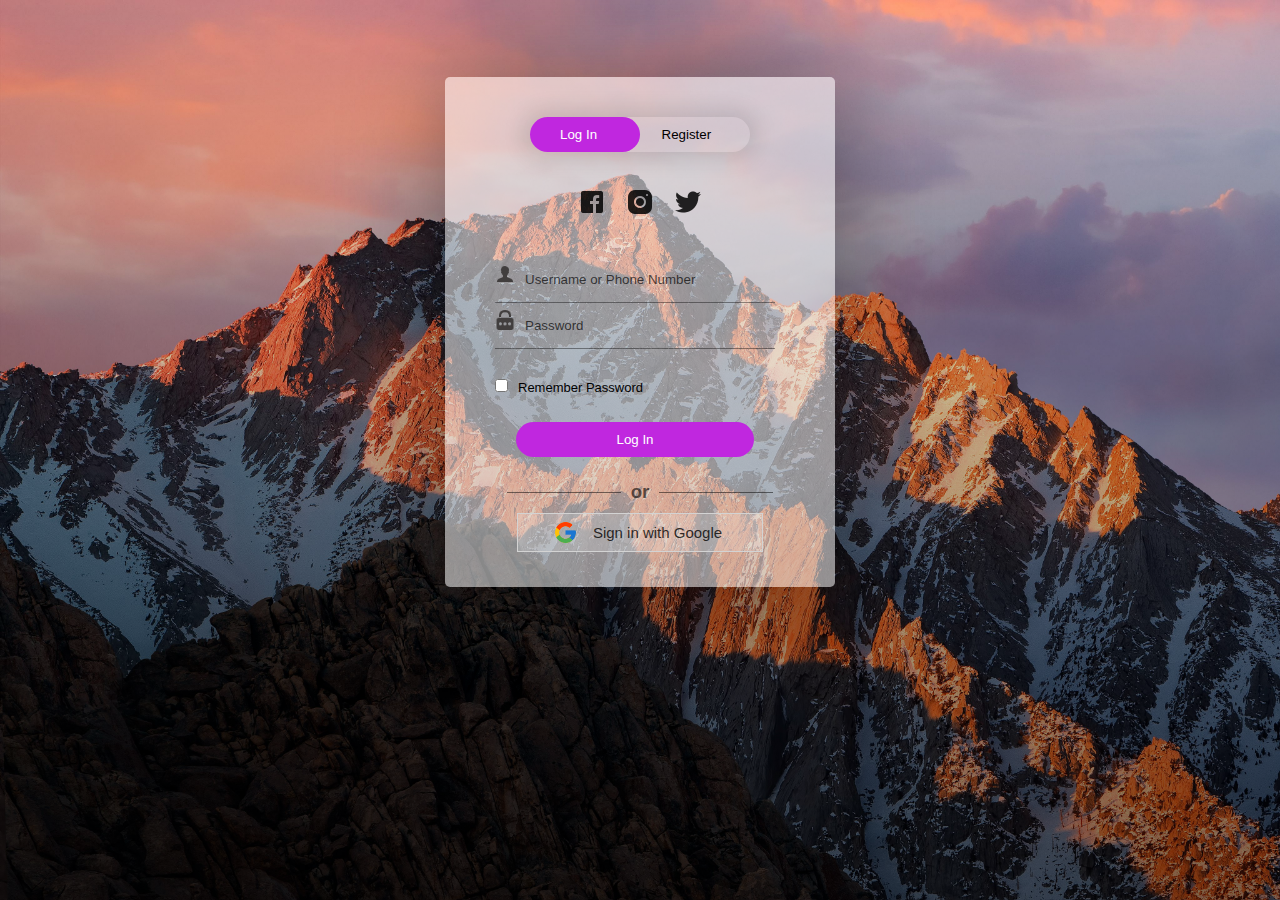
<file: login.html>
<!DOCTYPE html>
<html>
<head>
	<link rel="shortcut icon" type="png" href="images/icon/titleIcon.png">
	<title>Login SignUp</title>
	<link rel="stylesheet" type="text/css" href="loginStyle.css">
	<script src="https://ajax.googleapis.com/ajax/libs/jquery/3.4.1/jquery.min.js"></script>

  <!-- It will redirect to the Home Page after submitting the form -->
  <script>
  $(document).ready(function(){
    $("form").submit(function(){
      alert("Great Job !");
    });
  });
  </script>
</head>
<body>
		<div class="form-box">
			<div class="button-box">
				<div id="btn"></div>
				<button type="button" class="toggle-btn" id="log" onclick="login()" style="color: #fff;">Log In</button>
				<button type="button" class="toggle-btn" id="reg" onclick="register()">Register</button>
			</div>
			<div class="social-icons">
				<img src="images/icon/fb2.png">
				<img src="images/icon/insta2.png">
				<img src="images/icon/tt2.png">
			</div>
			
			<!-- Login Form -->
			<form id="login" class="input-group" action="index.html">
				<div class="inp">
					<img src="images/icon/user.png"><input type="text" id="email" class="input-field" placeholder="Username or Phone Number" style="width: 88%; border:none;" required="required">
				</div>
				<div class="inp">
					<img src="images/icon/password.png"><input type="password" id="password" class="input-field" placeholder="Password" style="width: 88%; border: none;" required="required">
				</div>
				<input type="checkbox" class="check-box">Remember Password
				<button type="submit" class="submit-btn">Log In</button>
			</form>


			<div class="other" id="other">
				<div class="instead">
					<h3>or</h3>
				</div>
				<button class="connect" onclick="google()">
					<img src="images/icon/google.png"><span>Sign in with Google</span>
				</button>
			</div>
			
			<!-- Registration Form -->
			<form id="register" class="input-group">
				<input type="text" class="input-field" placeholder="Full Name" required="required">
				<input type="email" class="input-field" placeholder="Email Address" required="required">
				<input type="password" class="input-field" placeholder="Create Password" name="psame" required="required">
				<input type="password" class="input-field" placeholder="Confirm Password" name="psame" required="required">
				<input type="checkbox" class="check-box" id="chkAgree" onclick="goFurther()">I agree to the Terms & Conditions
				<button type="submit" id="btnSubmit" class="submit-btn reg-btn">Register</button>
			</form>
		</div>
		<script type="text/javascript" src="script.js"></script>
</body>
</html>
</file>
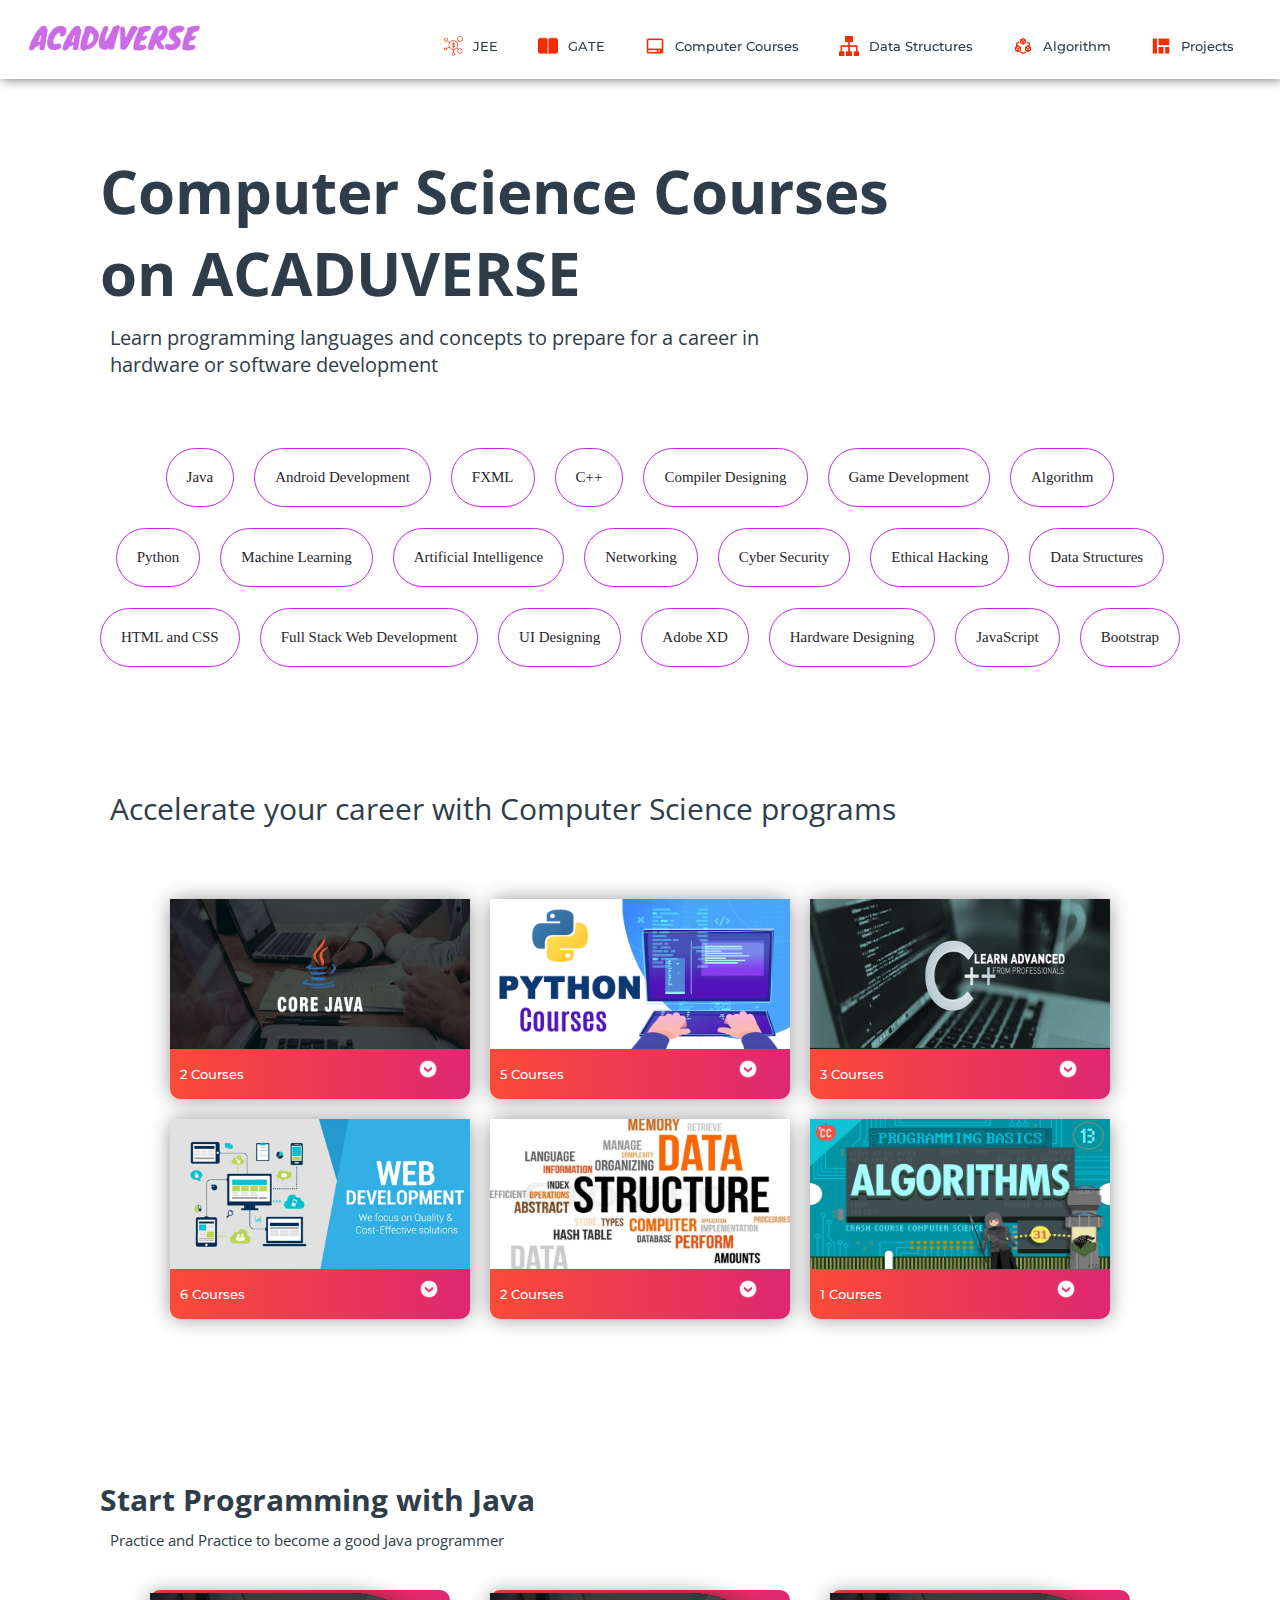
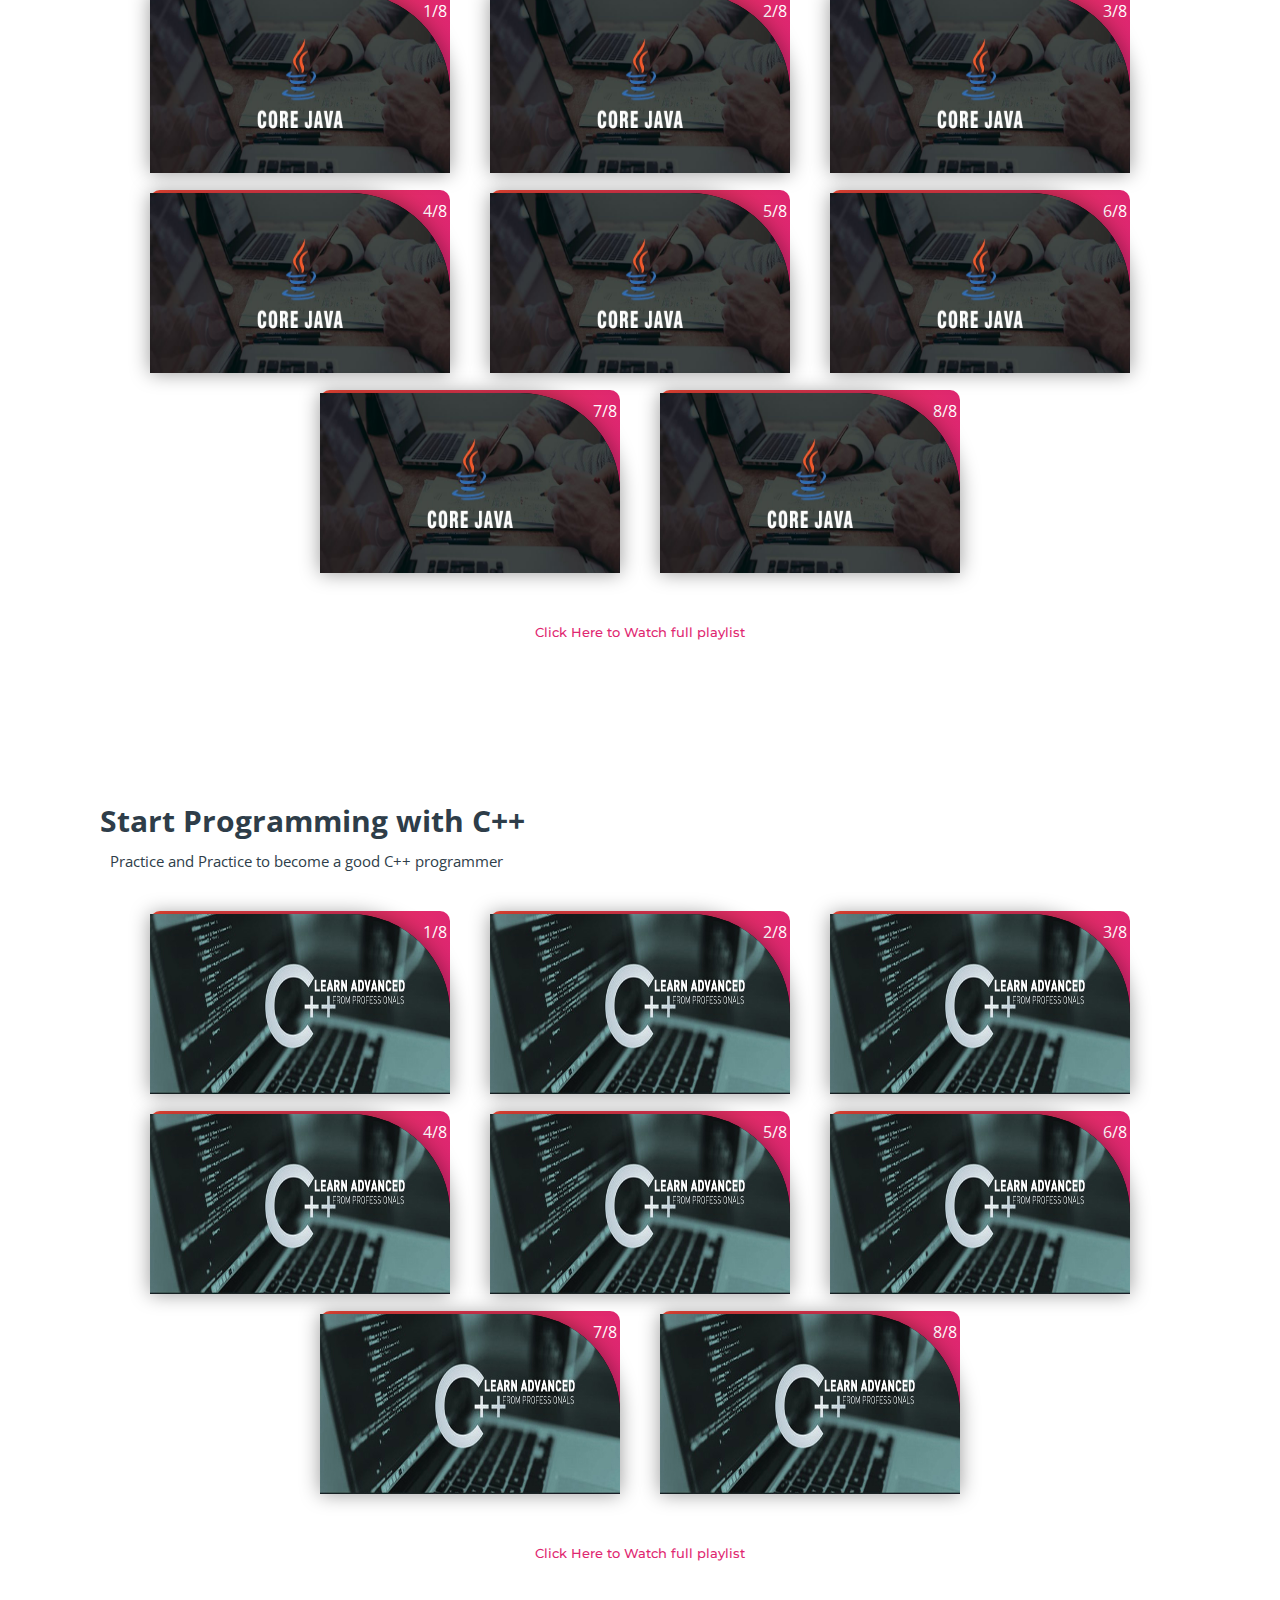
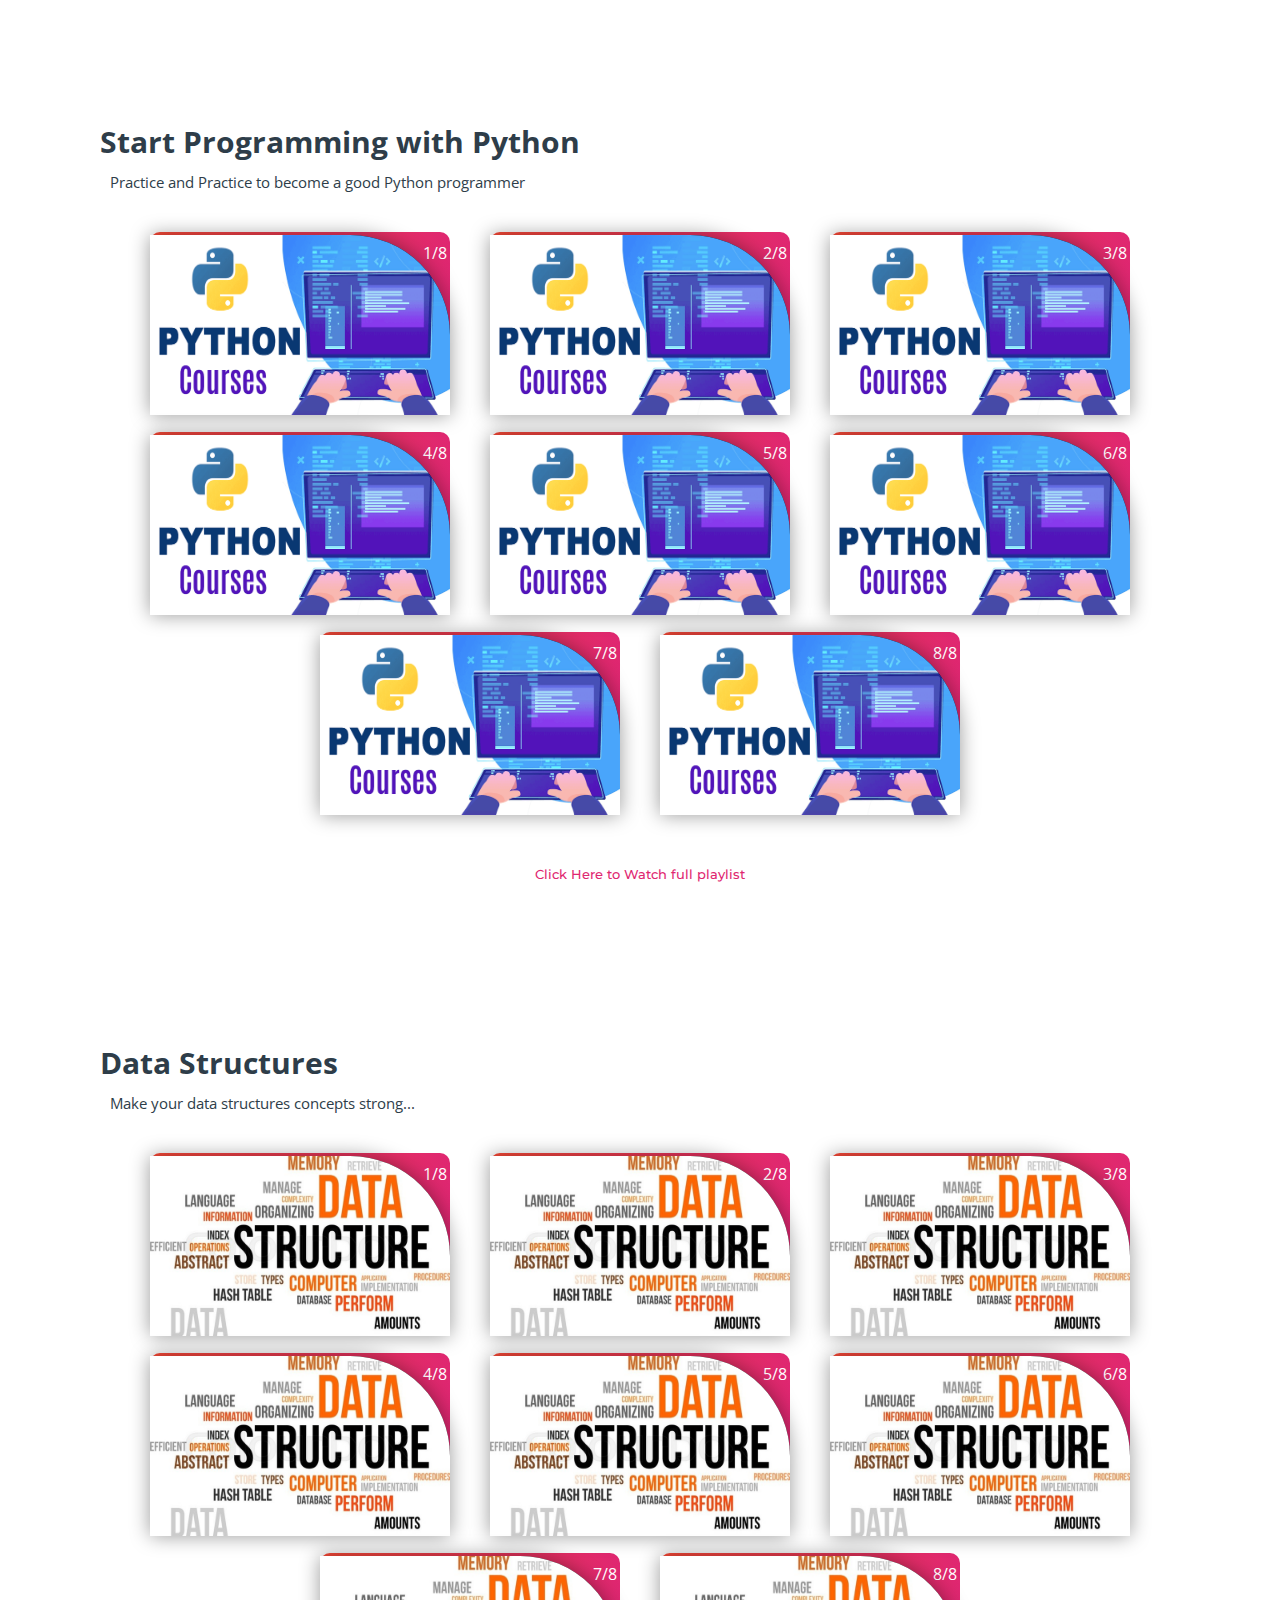
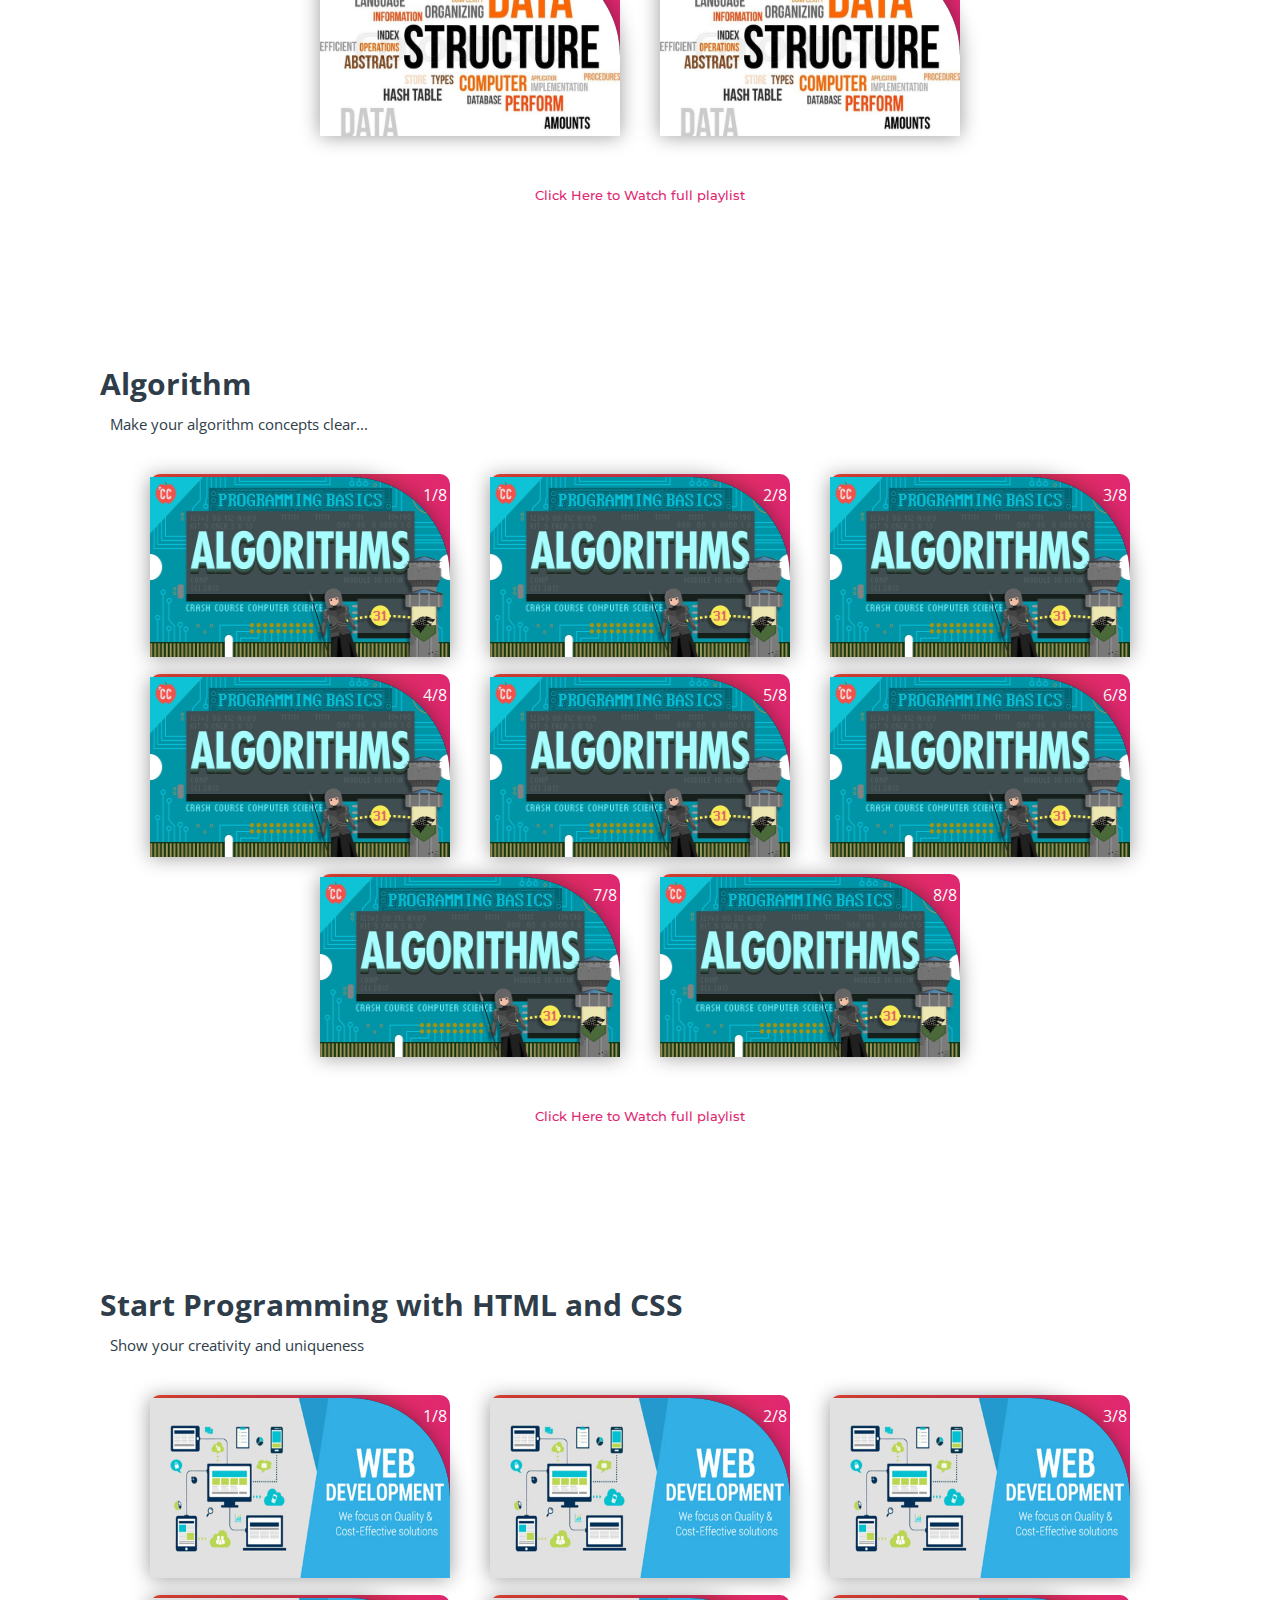
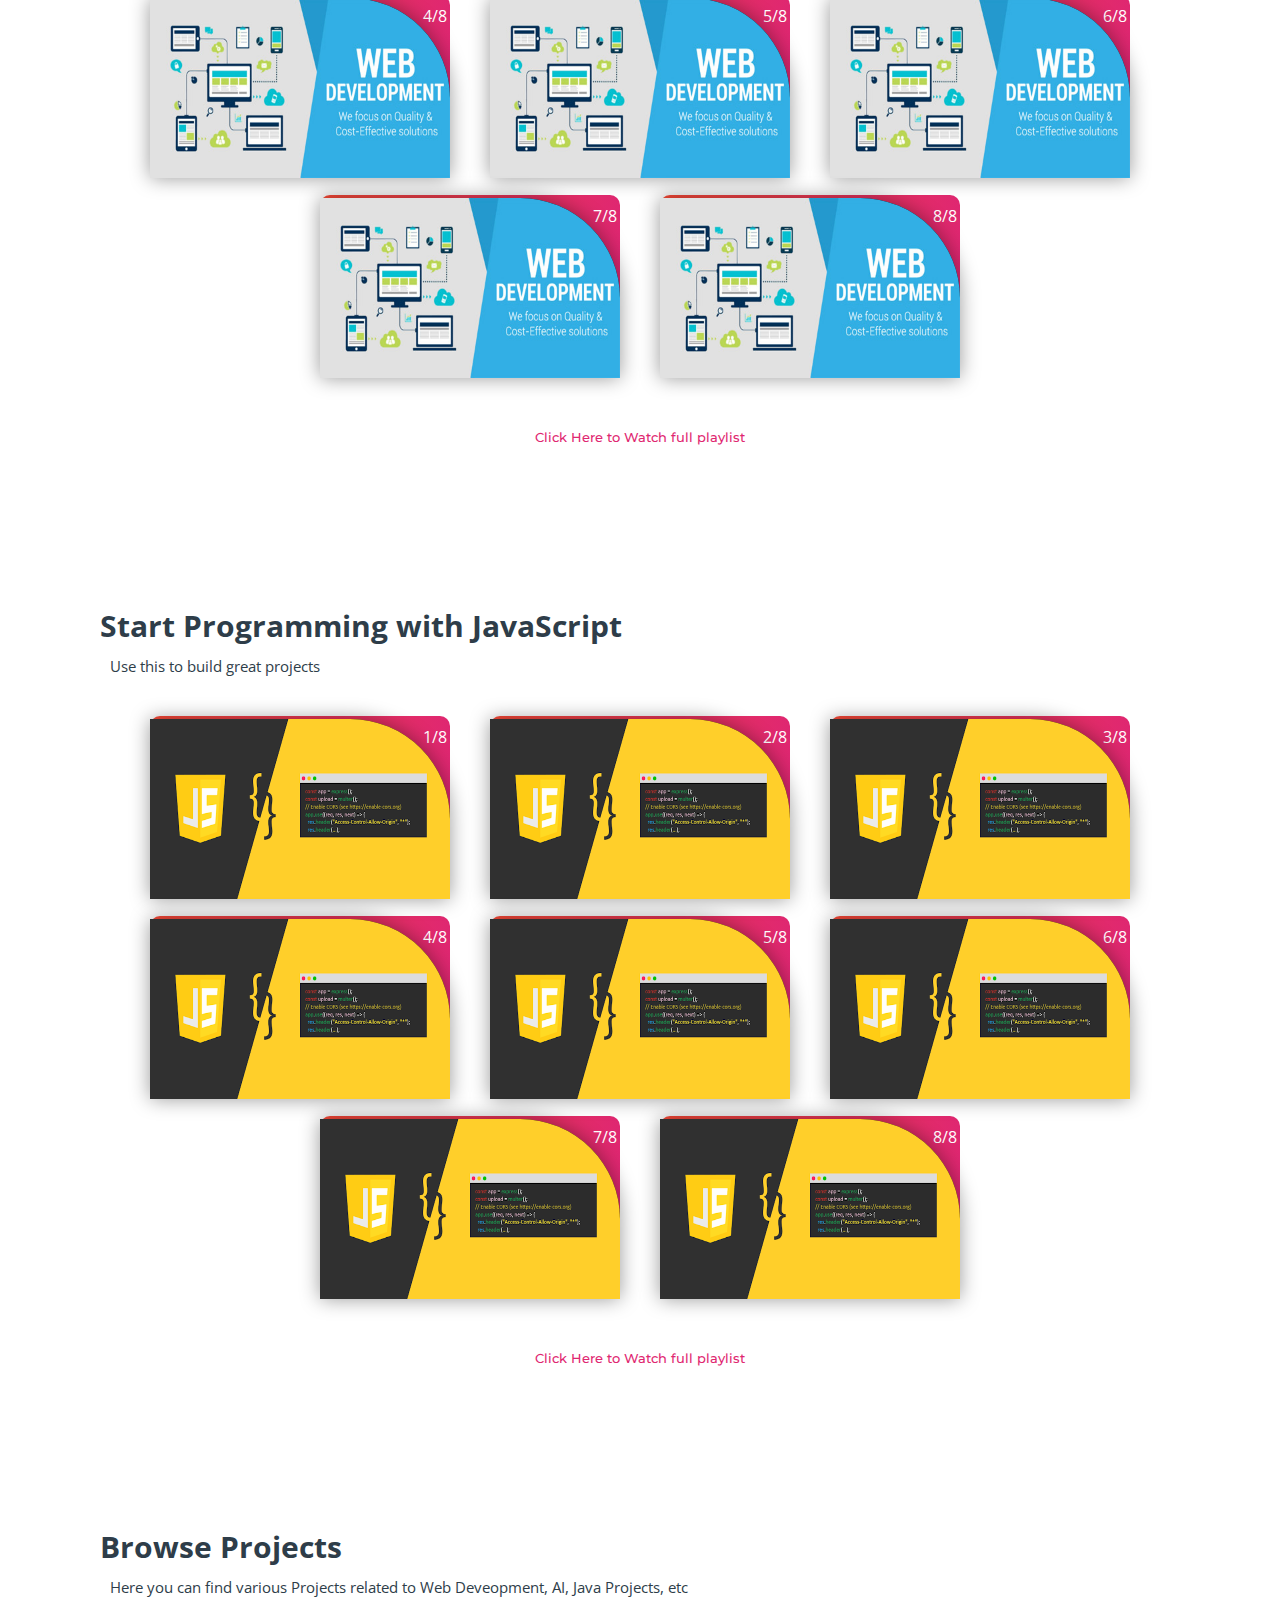
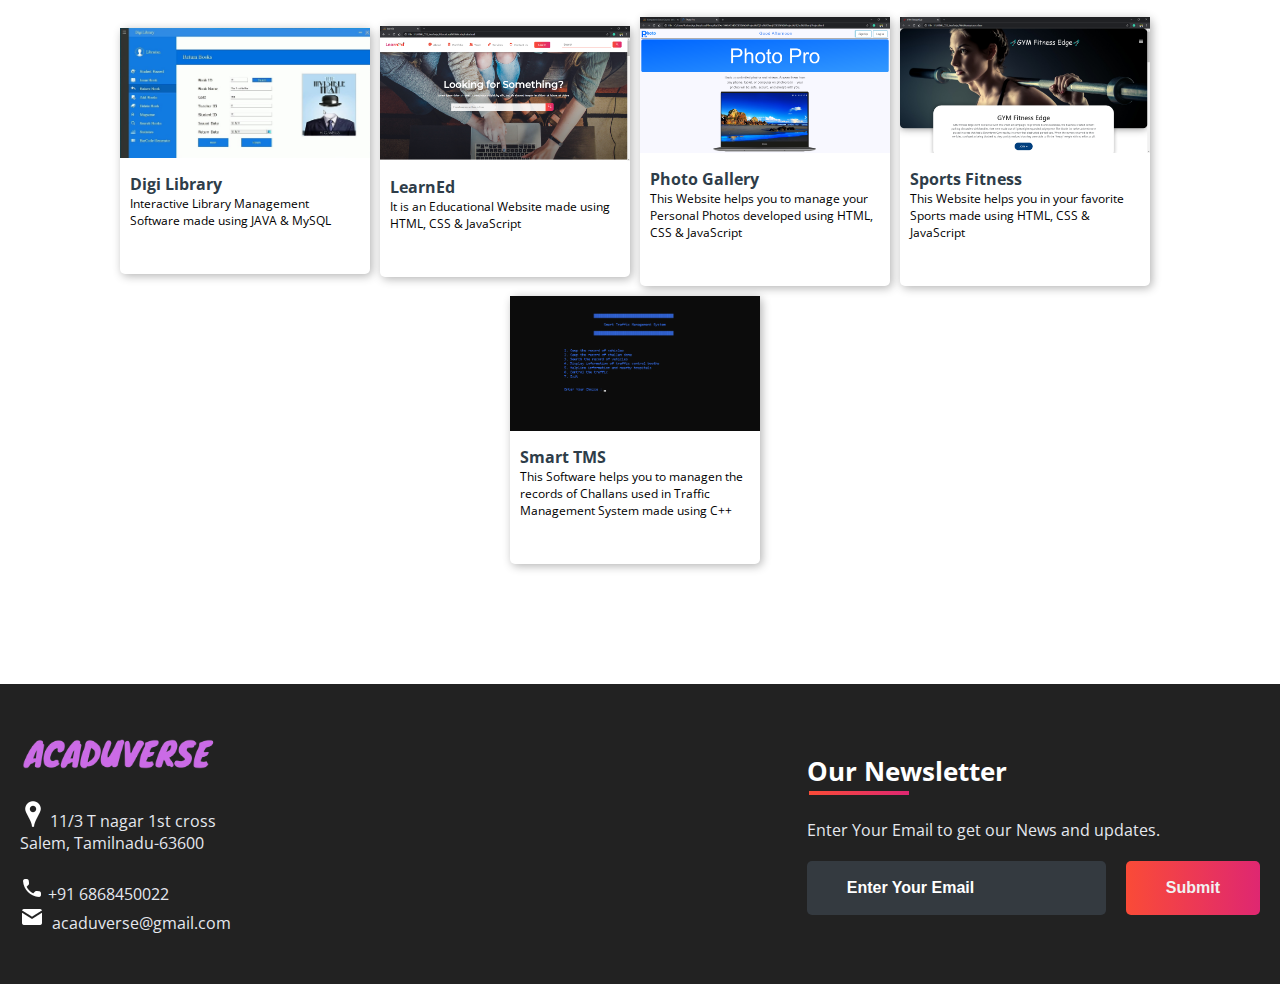
<file: subjects/computer_courses.html>
<!DOCTYPE html>
<html>
<head>
	<link rel="shortcut icon" type="png" href="../images/icon/titleIcon.png">
	<title>Computer Science Courses on ACADUVERSE</title>
	<link rel="stylesheet" type="text/css" href="subjects.css">
	<script type="text/javascript" src="../script.js"></script>
</head>
<body>
	
<!-- NAVIGATION -->
	<header>
		<div class="nav" id="nav">
			<div id="learned-logo">
			<a href="../index.html"><img src="../images/icon/ACADUVERSE.png" style="width: 180px;"></a></div>
			<div class="switch-tab" id="switch-tab" onclick="switchTAB()"><img src="../images/icon/menu.png"></div>
			<ul id="list-switch">
				<li><a href="jee.html"><img src="../images/courses/d1.png" class="icon">JEE</a></li>
				<li><a href="gate.html"><img src="../images/courses/paper.png" class="icon">GATE</a></li>
				<li><a href="#"><img src="../images/courses/computer.png" class="icon">Computer Courses</a></li>
				<li><a href="#data"><img src="../images/courses/data.png" class="icon">Data Structures</a></li>
				<li><a href="#algo"><img src="../images/courses/algo.png" class="icon">Algorithm</a></li>
				<li><a href="#projects"><img src="../images/courses/projects.png" class="icon">Projects</a></li>
			</ul>
			<div class="search" id="search-switch">
				<input type="search" placeholder="Search" class="srch"><button id="srchbtn"><img src="../images/icon/search.png"></button>
			</div>
		</div>
	</header>
	

<!-- MAIN Heading of Page -->
	<div class="title">
		<span>Computer Science Courses<br>on ACADUVERSE</span>
		<div class="shortdesc">
			<p>Learn programming languages and concepts to prepare for a career in<br>hardware or software development</p>
		</div>
	</div>


<!-- Some KeyWords related to Topic -->
	<div class="course">
		<div class="cbox">
		<div class="det"><a href="#java">Java</a></div>
		<div class="det"><a href="https://developer.android.com/">Android Development</a></div>
		<div class="det"><a href="https://docs.oracle.com/javafx/2/get_started/fxml_tutorial.htm">FXML</a></div>
		<div class="det"><a href="#c++">C++</a></div>
		<div class="det"><a href="https://www.geeksforgeeks.org/introduction-of-compiler-design/">Compiler Designing</a></div>
		<div class="det"><a href="https://www.coursera.org/specializations/game-design-and-development">Game Development</a></div>
		<div class="det"><a href="#algo">Algorithm</a></div>
		</div>
		<div class="cbox">
		<div class="det"><a href="#python">Python</a></div>
		<div class="det"><a href="https://www.coursera.org/learn/machine-learning">Machine Learning</a></div>
		<div class="det"><a href="https://en.wikipedia.org/wiki/Artificial_intelligence">Artificial Intelligence</a></div>
		<div class="det"><a href="https://en.wikipedia.org/wiki/Network">Networking</a></div>
		<div class="det"><a href="https://www.kaspersky.co.in/resource-center/definitions/what-is-cyber-security">Cyber Security</a></div>
		<div class="det"><a href="https://www.eccouncil.org/ethical-hacking/">Ethical Hacking</a></div>
		<div class="det"><a href="#data">Data Structures</a></div>
		</div>
		<div class="cbox">
		<div class="det"><a href="#html_css">HTML and CSS</a></div>
		<div class="det"><a href="https://www.udacity.com/course/full-stack-web-developer-nanodegree--nd0044">Full Stack Web Development</a></div>
		<div class="det"><a href="https://uxplanet.org/what-is-ui-vs-ux-design-and-the-difference-d9113f6612de?gi=6d9d13f4cc95">UI Designing</a></div>
		<div class="det"><a href="https://www.adobe.com/in/products/xd.html">Adobe XD</a></div>
		<div class="det"><a href="https://www.sciencedirect.com/topics/computer-science/hardware-design">Hardware Designing</a></div>
		<div class="det"><a href="#javascript">JavaScript</a></div>
		<div class="det"><a href="#html_css">Bootstrap</a></div>
		</div>
	</div>


<!-- Courses Available -->
	<div class="inbt">
		Accelerate your career with Computer Science programs
	</div>

	<div class="ccard">
	<center>
		<div class="ccardbox">
			<div class="dcard">
				<div class="fpart"><img src="../images/courses/java-course.jpg"></div>
				<a href="#java"><div class="spart">2 Courses <img src="../images/icon/dropdown.png"></div></a>
			</div>
			<div class="dcard">
				<div class="fpart"><img src="../images/courses/python-course.png"></div>
				<a href="#python"><div class="spart">5 Courses <img src="../images/icon/dropdown.png"></div></a>
			</div>
			<div class="dcard">
				<div class="fpart"><img src="../images/courses/c-course.jpg"></div>
				<a href="#c++"><div class="spart">3 Courses <img src="../images/icon/dropdown.png"></div></a>
			</div>
		</div>
		<div class="ccardbox">
			<div class="dcard">
				<div class="fpart"><img src="../images/courses/web-course.jpg"></div>
				<a href="#html_css"><div class="spart">6 Courses <img src="../images/icon/dropdown.png"></div></a>
			</div>
			<div class="dcard">
				<div class="fpart"><img src="../images/courses/data-course.jpg"></div>
				<a href="#data"><div class="spart">2 Courses <img src="../images/icon/dropdown.png"></div></a>
			</div>
			<div class="dcard">
				<div class="fpart"><img src="../images/courses/algo-course.jpg"></div>
				<a href="#algo"><div class="spart">1 Courses <img src="../images/icon/dropdown.png"></div></a>
			</div>
		</div>
	</center>
	</div>


<!-- Videos on JAVA Lectures -->
	<div class="title2" id="java">
		<span>Start Programming with Java</span>
		<div class="shortdesc2">
			<p>Practice and Practice to become a good Java programmer</p>
		</div>
	</div>
	
	<center>
		<div class="ccardbox2">
			<div class="dcard2"><span class="tag" >1/8</span>
				<div class="fpart2">
					<img src="../images/courses/java-course.jpg">
					<iframe src="https://www.youtube.com/embed/IsLyduxZ9sc" frameborder="0" allow="accelerometer; autoplay; encrypted-media; gyroscope; picture-in-picture" allowfullscreen></iframe>
				</div>
			</div>
			<div class="dcard2"><span class="tag" >2/8</span>
				<div class="fpart2">
					<img src="../images/courses/java-course.jpg">
					<iframe src="https://www.youtube.com/embed/U_vuESBFEpE" frameborder="0" allow="accelerometer; autoplay; encrypted-media; gyroscope; picture-in-picture" allowfullscreen></iframe>
				</div>
			</div>
			<div class="dcard2"><span class="tag" >3/8</span>
				<div class="fpart2">
					<img src="../images/courses/java-course.jpg">
					<iframe src="https://www.youtube.com/embed/7i8vbPA37y0" frameborder="0" allow="accelerometer; autoplay; encrypted-media; gyroscope; picture-in-picture" allowfullscreen></iframe>
				</div>
			</div>
			<div class="dcard2"><span class="tag" >4/8</span>
				<div class="fpart2">
					<img src="../images/courses/java-course.jpg">
					<iframe src="https://www.youtube.com/embed/FB47F-QIk3k" frameborder="0" allow="accelerometer; autoplay; encrypted-media; gyroscope; picture-in-picture" allowfullscreen></iframe>
				</div>
			</div>
			<div class="dcard2"><span class="tag" >5/8</span>
				<div class="fpart2">
					<img src="../images/courses/java-course.jpg">
					<iframe src="https://www.youtube.com/embed/8qyVcHJ1Et4" frameborder="0" allow="accelerometer; autoplay; encrypted-media; gyroscope; picture-in-picture" allowfullscreen></iframe>
				</div>
			</div>
			<div class="dcard2"><span class="tag" >6/8</span>
				<div class="fpart2">
					<img src="../images/courses/java-course.jpg">
					<iframe src="https://www.youtube.com/embed/N53Vf8HGd-0" frameborder="0" allow="accelerometer; autoplay; encrypted-media; gyroscope; picture-in-picture" allowfullscreen></iframe>
				</div>
			</div>
			<div class="dcard2"><span class="tag" >7/8</span>
				<div class="fpart2">
					<img src="../images/courses/java-course.jpg">
					<iframe src="https://www.youtube.com/embed/slz2Vc904Qg" frameborder="0" allow="accelerometer; autoplay; encrypted-media; gyroscope; picture-in-picture" allowfullscreen></iframe>
				</div>
			</div>
			<div class="dcard2"><span class="tag" >8/8</span>
				<div class="fpart2">
					<img src="../images/courses/java-course.jpg">
					<iframe src="https://www.youtube.com/embed/Q0NVRQP1Z5g" frameborder="0" allow="accelerometer; autoplay; encrypted-media; gyroscope; picture-in-picture" allowfullscreen></iframe>
				</div>
			</div>
		</div>
	</center>
	<br><br>
	<div class="click-me">
		<a href="https://www.youtube.com/watch?v=IsLyduxZ9sc&list=PLX9Zi6XTqOKQ7TdRz0QynGIKuMV9Q2H8E" target="_blank">Click Here to Watch full playlist</a>
	</div>

<!-- Videos on C++ Lectures -->

	<div class="title2" id="c++">
		<span>Start Programming with C++</span>
		<div class="shortdesc2">
			<p>Practice and Practice to become a good C++ programmer</p>
		</div>
	</div>
	<center>
		<div class="ccardbox2">
			<div class="dcard2"><span class="tag" >1/8</span>
				<div class="fpart2"><img src="../images/courses/c-course.jpg">
					<iframe src="https://www.youtube.com/embed/Iuo9PpGE04Y" frameborder="0" allow="accelerometer; autoplay; encrypted-media; gyroscope; picture-in-picture" allowfullscreen></iframe>
				</div>
			</div>
			<div class="dcard2"><span class="tag" >2/8</span>
				<div class="fpart2"><img src="../images/courses/c-course.jpg">
					<iframe src="https://www.youtube.com/embed/52dHKRD7cdg" frameborder="0" allow="accelerometer; autoplay; encrypted-media; gyroscope; picture-in-picture" allowfullscreen></iframe>
				</div>
			</div>
			<div class="dcard2"><span class="tag" >3/8</span>
				<div class="fpart2"><img src="../images/courses/c-course.jpg">
					<iframe src="https://www.youtube.com/embed/Iuo9PpGE04Y" frameborder="0" allow="accelerometer; autoplay; encrypted-media; gyroscope; picture-in-picture" allowfullscreen></iframe>
				</div>
			</div>
			<div class="dcard2"><span class="tag" >4/8</span>
				<div class="fpart2"><img src="../images/courses/c-course.jpg">
					<iframe src="https://www.youtube.com/embed/Iuo9PpGE04Y" frameborder="0" allow="accelerometer; autoplay; encrypted-media; gyroscope; picture-in-picture" allowfullscreen></iframe>
				</div>
			</div>
		
			<div class="dcard2"><span class="tag" >5/8</span>
				<div class="fpart2"><img src="../images/courses/c-course.jpg">
					<iframe src="https://www.youtube.com/embed/Iuo9PpGE04Y" frameborder="0" allow="accelerometer; autoplay; encrypted-media; gyroscope; picture-in-picture" allowfullscreen></iframe>
				</div>
			</div>
			<div class="dcard2"><span class="tag" >6/8</span>
				<div class="fpart2"><img src="../images/courses/c-course.jpg">
					<iframe src="https://www.youtube.com/embed/Iuo9PpGE04Y" frameborder="0" allow="accelerometer; autoplay; encrypted-media; gyroscope; picture-in-picture" allowfullscreen></iframe>
				</div>
			</div>
			<div class="dcard2"><span class="tag" >7/8</span>
				<div class="fpart2"><img src="../images/courses/c-course.jpg">
					<iframe src="https://www.youtube.com/embed/Iuo9PpGE04Y" frameborder="0" allow="accelerometer; autoplay; encrypted-media; gyroscope; picture-in-picture" allowfullscreen></iframe>
				</div>
			</div>
			<div class="dcard2"><span class="tag" >8/8</span>
				<div class="fpart2"><img src="../images/courses/c-course.jpg">
					<iframe src="https://www.youtube.com/embed/Iuo9PpGE04Y" frameborder="0" allow="accelerometer; autoplay; encrypted-media; gyroscope; picture-in-picture" allowfullscreen></iframe>
				</div>
			</div>
		</div>
	</center>
<br><br>
	<div class="click-me">
		<a href="https://www.youtube.com/watch?v=Iuo9PpGE04Y&feature=youtu.be" target="_blank">Click Here to Watch full playlist</a>
	</div>

<!-- Videos on PYTHON Lectures -->

	<div class="title2" id="python">
		<span>Start Programming with Python</span>
		<div class="shortdesc2">
			<p>Practice and Practice to become a good Python programmer</p>
		</div>
	</div>
	<center>
		<div class="ccardbox2">
			<div class="dcard2"><span class="tag" >1/8</span>
				<div class="fpart2"><img src="../images/courses/python-course.png">
					<iframe src="https://www.youtube.com/embed/QXeEoD0pB3E" frameborder="0" allow="accelerometer; autoplay; encrypted-media; gyroscope; picture-in-picture" allowfullscreen></iframe>
				</div>
			</div>
			<div class="dcard2"><span class="tag" >2/8</span>
				<div class="fpart2"><img src="../images/courses/python-course.png">
					<iframe src="https://www.youtube.com/embed/QXeEoD0pB3E" frameborder="0" allow="accelerometer; autoplay; encrypted-media; gyroscope; picture-in-picture" allowfullscreen></iframe>
				</div>
			</div>
			<div class="dcard2"><span class="tag" >3/8</span>
				<div class="fpart2"><img src="../images/courses/python-course.png">
					<iframe src="https://www.youtube.com/embed/QXeEoD0pB3E" frameborder="0" allow="accelerometer; autoplay; encrypted-media; gyroscope; picture-in-picture" allowfullscreen></iframe>
				</div>
			</div>
			<div class="dcard2"><span class="tag" >4/8</span>
				<div class="fpart2"><img src="../images/courses/python-course.png">
					<iframe src="https://www.youtube.com/embed/QXeEoD0pB3E" frameborder="0" allow="accelerometer; autoplay; encrypted-media; gyroscope; picture-in-picture" allowfullscreen></iframe>
				</div>
			</div>
		
			<div class="dcard2"><span class="tag" >5/8</span>
				<div class="fpart2"><img src="../images/courses/python-course.png">
					<iframe src="https://www.youtube.com/embed/QXeEoD0pB3E" frameborder="0" allow="accelerometer; autoplay; encrypted-media; gyroscope; picture-in-picture" allowfullscreen></iframe>
				</div>
			</div>
			<div class="dcard2"><span class="tag" >6/8</span>
				<div class="fpart2"><img src="../images/courses/python-course.png">
					<iframe src="https://www.youtube.com/embed/QXeEoD0pB3E" frameborder="0" allow="accelerometer; autoplay; encrypted-media; gyroscope; picture-in-picture" allowfullscreen></iframe>
				</div>
			</div>
			<div class="dcard2"><span class="tag" >7/8</span>
				<div class="fpart2"><img src="../images/courses/python-course.png">
					<iframe src="https://www.youtube.com/embed/QXeEoD0pB3E" frameborder="0" allow="accelerometer; autoplay; encrypted-media; gyroscope; picture-in-picture" allowfullscreen></iframe>
				</div>
			</div>
			<div class="dcard2"><span class="tag" >8/8</span>
				<div class="fpart2"><img src="../images/courses/python-course.png">
					<iframe src="https://www.youtube.com/embed/QXeEoD0pB3E" frameborder="0" allow="accelerometer; autoplay; encrypted-media; gyroscope; picture-in-picture" allowfullscreen></iframe>
				</div>
			</div>
		</div>
	</center>

<br><br>
	<div class="click-me">
		<a href="https://youtu.be/QXeEoD0pB3E" target="_blank">Click Here to Watch full playlist</a>
	</div>
<!-- Videos on DATA STRUCTURES Lectures -->

	<div class="title2" id="data">
		<span>Data Structures</span>
		<div class="shortdesc2">
			<p>Make your data structures concepts strong...</p>
		</div>
	</div>
	<center>
		<div class="ccardbox2">
			<div class="dcard2"><span class="tag" >1/8</span>
				<div class="fpart2"><img src="../images/courses/data-course.jpg">
					<iframe src="https://www.youtube.com/embed/Db9ZYbJONHc" frameborder="0" allow="accelerometer; autoplay; encrypted-media; gyroscope; picture-in-picture" allowfullscreen></iframe>
				</div>
			</div>
			<div class="dcard2"><span class="tag" >2/8</span>
				<div class="fpart2"><img src="../images/courses/data-course.jpg">
					<iframe src="https://www.youtube.com/embed/Db9ZYbJONHc" frameborder="0" allow="accelerometer; autoplay; encrypted-media; gyroscope; picture-in-picture" allowfullscreen></iframe>
				</div>
			</div>
			<div class="dcard2"><span class="tag" >3/8</span>
				<div class="fpart2"><img src="../images/courses/data-course.jpg">
					<iframe src="https://www.youtube.com/embed/Db9ZYbJONHc" frameborder="0" allow="accelerometer; autoplay; encrypted-media; gyroscope; picture-in-picture" allowfullscreen></iframe>
				</div>
			</div>
			<div class="dcard2"><span class="tag" >4/8</span>
				<div class="fpart2"><img src="../images/courses/data-course.jpg">
					<iframe src="https://www.youtube.com/embed/Db9ZYbJONHc" frameborder="0" allow="accelerometer; autoplay; encrypted-media; gyroscope; picture-in-picture" allowfullscreen></iframe>
				</div>
			</div>
		
			<div class="dcard2"><span class="tag" >5/8</span>
				<div class="fpart2"><img src="../images/courses/data-course.jpg">
					<iframe src="https://www.youtube.com/embed/Db9ZYbJONHc" frameborder="0" allow="accelerometer; autoplay; encrypted-media; gyroscope; picture-in-picture" allowfullscreen></iframe>
				</div>
			</div>
			<div class="dcard2"><span class="tag" >6/8</span>
				<div class="fpart2"><img src="../images/courses/data-course.jpg">
					<iframe src="https://www.youtube.com/embed/Db9ZYbJONHc" frameborder="0" allow="accelerometer; autoplay; encrypted-media; gyroscope; picture-in-picture" allowfullscreen></iframe>
				</div>
			</div>
			<div class="dcard2"><span class="tag" >7/8</span>
				<div class="fpart2"><img src="../images/courses/data-course.jpg">
					<iframe src="https://www.youtube.com/embed/Db9ZYbJONHc" frameborder="0" allow="accelerometer; autoplay; encrypted-media; gyroscope; picture-in-picture" allowfullscreen></iframe>
				</div>
			</div>
			<div class="dcard2"><span class="tag" >8/8</span>
				<div class="fpart2"><img src="../images/courses/data-course.jpg">
					<iframe src="https://www.youtube.com/embed/Db9ZYbJONHc" frameborder="0" allow="accelerometer; autoplay; encrypted-media; gyroscope; picture-in-picture" allowfullscreen></iframe>
				</div>
			</div>
		</div>
	</center>
<br><br>
	<div class="click-me">
		<a href="https://www.youtube.com/watch?v=Db9ZYbJONHc" target="_blank">Click Here to Watch full playlist</a>
	</div>

<!-- Videos on ALGORITHM Lectures -->

	<div class="title2" id="algo">
		<span>Algorithm</span>
		<div class="shortdesc2">
			<p>Make your algorithm concepts clear...</p>
		</div>
	</div>
	<center>
		<div class="ccardbox2">
			<div class="dcard2"><span class="tag" >1/8</span>
				<div class="fpart2"><img src="../images/courses/algo-course.jpg">
					<iframe src="https://www.youtube.com/embed/0IAPZzGSbME" frameborder="0" allow="accelerometer; autoplay; encrypted-media; gyroscope; picture-in-picture" allowfullscreen></iframe>
				</div>
			</div>
			<div class="dcard2"><span class="tag" >2/8</span>
				<div class="fpart2"><img src="../images/courses/algo-course.jpg">
					<iframe src="https://www.youtube.com/embed/0IAPZzGSbME" frameborder="0" allow="accelerometer; autoplay; encrypted-media; gyroscope; picture-in-picture" allowfullscreen></iframe>
				</div>
			</div>
			<div class="dcard2"><span class="tag" >3/8</span>
				<div class="fpart2"><img src="../images/courses/algo-course.jpg">
					<iframe src="https://www.youtube.com/embed/0IAPZzGSbME" frameborder="0" allow="accelerometer; autoplay; encrypted-media; gyroscope; picture-in-picture" allowfullscreen></iframe>
				</div>
			</div>
			<div class="dcard2"><span class="tag" >4/8</span>
				<div class="fpart2"><img src="../images/courses/algo-course.jpg">
					<iframe src="https://www.youtube.com/embed/0IAPZzGSbME" frameborder="0" allow="accelerometer; autoplay; encrypted-media; gyroscope; picture-in-picture" allowfullscreen></iframe>
				</div>
			</div>
		
			<div class="dcard2"><span class="tag" >5/8</span>
				<div class="fpart2"><img src="../images/courses/algo-course.jpg">
					<iframe src="https://www.youtube.com/embed/0IAPZzGSbME" frameborder="0" allow="accelerometer; autoplay; encrypted-media; gyroscope; picture-in-picture" allowfullscreen></iframe>
				</div>
			</div>
			<div class="dcard2"><span class="tag" >6/8</span>
				<div class="fpart2"><img src="../images/courses/algo-course.jpg">
					<iframe src="https://www.youtube.com/embed/0IAPZzGSbME" frameborder="0" allow="accelerometer; autoplay; encrypted-media; gyroscope; picture-in-picture" allowfullscreen></iframe>
				</div>
			</div>
			<div class="dcard2"><span class="tag" >7/8</span>
				<div class="fpart2"><img src="../images/courses/algo-course.jpg">
					<iframe src="https://www.youtube.com/embed/0IAPZzGSbME" frameborder="0" allow="accelerometer; autoplay; encrypted-media; gyroscope; picture-in-picture" allowfullscreen></iframe>
				</div>
			</div>
			<div class="dcard2"><span class="tag" >8/8</span>
				<div class="fpart2"><img src="../images/courses/algo-course.jpg">
					<iframe src="https://www.youtube.com/embed/0IAPZzGSbME" frameborder="0" allow="accelerometer; autoplay; encrypted-media; gyroscope; picture-in-picture" allowfullscreen></iframe>
				</div>
			</div>
		</div>
	</center>
<br><br>
	<div class="click-me">
		<a href="https://www.youtube.com/watch?v=0IAPZzGSbME" target="_blank">Click Here to Watch full playlist</a>
	</div>

<!-- Videos on HTML and CSS Lectures -->

	<div class="title2" id="html_css">
		<span>Start Programming with HTML and CSS</span>
		<div class="shortdesc2">
			<p>Show your creativity and uniqueness</p>
		</div>
	</div>
	<center>
		<div class="ccardbox2">
			<div class="dcard2"><span class="tag" >1/8</span>
				<div class="fpart2"><img src="../images/courses/web-course.jpg">
					<iframe src="https://www.youtube.com/embed/TKYsuU86-DQ" frameborder="0" allow="accelerometer; autoplay; encrypted-media; gyroscope; picture-in-picture" allowfullscreen></iframe>
				</div>
			</div>
			<div class="dcard2"><span class="tag" >2/8</span>
				<div class="fpart2"><img src="../images/courses/web-course.jpg">
					<iframe src="https://www.youtube.com/embed/TKYsuU86-DQ" frameborder="0" allow="accelerometer; autoplay; encrypted-media; gyroscope; picture-in-picture" allowfullscreen></iframe>
				</div>
			</div>
			<div class="dcard2"><span class="tag" >3/8</span>
				<div class="fpart2"><img src="../images/courses/web-course.jpg">
					<iframe src="https://www.youtube.com/embed/TKYsuU86-DQ" frameborder="0" allow="accelerometer; autoplay; encrypted-media; gyroscope; picture-in-picture" allowfullscreen></iframe>
				</div>
			</div>
			<div class="dcard2"><span class="tag" >4/8</span>
				<div class="fpart2"><img src="../images/courses/web-course.jpg">
					<iframe src="https://www.youtube.com/embed/TKYsuU86-DQ" frameborder="0" allow="accelerometer; autoplay; encrypted-media; gyroscope; picture-in-picture" allowfullscreen></iframe>
				</div>
			</div>
		
			<div class="dcard2"><span class="tag" >5/8</span>
				<div class="fpart2"><img src="../images/courses/web-course.jpg">
					<iframe src="https://www.youtube.com/embed/TKYsuU86-DQ" frameborder="0" allow="accelerometer; autoplay; encrypted-media; gyroscope; picture-in-picture" allowfullscreen></iframe>
				</div>
			</div>
			<div class="dcard2"><span class="tag" >6/8</span>
				<div class="fpart2"><img src="../images/courses/web-course.jpg">
					<iframe src="https://www.youtube.com/embed/TKYsuU86-DQ" frameborder="0" allow="accelerometer; autoplay; encrypted-media; gyroscope; picture-in-picture" allowfullscreen></iframe>
				</div>
			</div>
			<div class="dcard2"><span class="tag" >7/8</span>
				<div class="fpart2"><img src="../images/courses/web-course.jpg">
					<iframe src="https://www.youtube.com/embed/TKYsuU86-DQ" frameborder="0" allow="accelerometer; autoplay; encrypted-media; gyroscope; picture-in-picture" allowfullscreen></iframe>
				</div>
			</div>
			<div class="dcard2"><span class="tag" >8/8</span>
				<div class="fpart2"><img src="../images/courses/web-course.jpg">
					<iframe src="https://www.youtube.com/embed/TKYsuU86-DQ" frameborder="0" allow="accelerometer; autoplay; encrypted-media; gyroscope; picture-in-picture" allowfullscreen></iframe>
				</div>
			</div>
		</div>
	</center>

<br><br>
	<div class="click-me">
		<a href="https://www.youtube.com/watch?v=TKYsuU86-DQ" target="_blank">Click Here to Watch full playlist</a>
	</div>
<!-- Videos on JAVASCRIPT Lectures -->

	<div class="title2" id="javascript">
		<span>Start Programming with JavaScript</span>
		<div class="shortdesc2">
			<p>Use this to build great projects</p>
		</div>
	</div>
	<center>
		<div class="ccardbox2">
			<div class="dcard2"><span class="tag" >1/8</span>
				<div class="fpart2"><img src="../images/courses/javascript-course.jpg">
					<iframe src="https://www.youtube.com/embed/uDwSnnhl1Ng" frameborder="0" allow="accelerometer; autoplay; encrypted-media; gyroscope; picture-in-picture" allowfullscreen></iframe>
				</div>
			</div>
			<div class="dcard2"><span class="tag" >2/8</span>
				<div class="fpart2"><img src="../images/courses/javascript-course.jpg">
					<iframe src="https://www.youtube.com/embed/uDwSnnhl1Ng" frameborder="0" allow="accelerometer; autoplay; encrypted-media; gyroscope; picture-in-picture" allowfullscreen></iframe>
				</div>
			</div>
			<div class="dcard2"><span class="tag" >3/8</span>
				<div class="fpart2"><img src="../images/courses/javascript-course.jpg">
					<iframe src="https://www.youtube.com/embed/uDwSnnhl1Ng" frameborder="0" allow="accelerometer; autoplay; encrypted-media; gyroscope; picture-in-picture" allowfullscreen></iframe>
				</div>
			</div>
			<div class="dcard2"><span class="tag" >4/8</span>
				<div class="fpart2"><img src="../images/courses/javascript-course.jpg">
					<iframe src="https://www.youtube.com/embed/uDwSnnhl1Ng" frameborder="0" allow="accelerometer; autoplay; encrypted-media; gyroscope; picture-in-picture" allowfullscreen></iframe>
				</div>
			</div>
		
			<div class="dcard2"><span class="tag" >5/8</span>
				<div class="fpart2"><img src="../images/courses/javascript-course.jpg">
					<iframe src="https://www.youtube.com/embed/uDwSnnhl1Ng" frameborder="0" allow="accelerometer; autoplay; encrypted-media; gyroscope; picture-in-picture" allowfullscreen></iframe>
				</div>
			</div>
			<div class="dcard2"><span class="tag" >6/8</span>
				<div class="fpart2"><img src="../images/courses/javascript-course.jpg">
					<iframe src="https://www.youtube.com/embed/uDwSnnhl1Ng" frameborder="0" allow="accelerometer; autoplay; encrypted-media; gyroscope; picture-in-picture" allowfullscreen></iframe>
				</div>
			</div>
			<div class="dcard2"><span class="tag" >7/8</span>
				<div class="fpart2"><img src="../images/courses/javascript-course.jpg">
					<iframe src="https://www.youtube.com/embed/uDwSnnhl1Ng" frameborder="0" allow="accelerometer; autoplay; encrypted-media; gyroscope; picture-in-picture" allowfullscreen></iframe>
				</div>
			</div>
			<div class="dcard2"><span class="tag" >8/8</span>
				<div class="fpart2"><img src="../images/courses/javascript-course.jpg">
					<iframe src="https://www.youtube.com/embed/uDwSnnhl1Ng" frameborder="0" allow="accelerometer; autoplay; encrypted-media; gyroscope; picture-in-picture" allowfullscreen></iframe>
				</div>
			</div>
		</div>
	</center>
<br><br>
	<div class="click-me">
		<a href="https://www.youtube.com/watch?v=uDwSnnhl1Ng" target="_blank">Click Here to Watch full playlist</a>
	</div>

<!-- PROJECTS -->
	<div class="title2" id="projects">
		<span>Browse Projects</span>
		<div class="shortdesc2">
			<p>Here you can find various Projects related to Web Deveopment, AI, Java Projects, etc</p>
		</div>
	</div>
	<div class="project-panel">
		<div class="project-card">
			<img src="../images/projects/p1.jpg">
			<div class="info">
				<h4>Digi Library</h4><p>Interactive Library Management Software made using JAVA & MySQL</p>
				<div class="download"><a href="https://github.com/roshan9419" target="_blank">Download</a></div>	
			</div>
		</div>
		<div class="project-card">
			<img src="../images/projects/p2.jpg">
			<div class="info">
				<h4>LearnEd</h4><p>It is an Educational Website made using HTML, CSS & JavaScript</p>
				<div class="download"><a href="https://github.com/roshan9419" target="_blank">Download</a></div>
			</div>
		</div>
		<div class="project-card">
			<img src="../images/projects/p3.jpg">
			<div class="info">
				<h4>Photo Gallery</h4><p>This Website helps you to manage your Personal Photos developed using HTML, CSS & JavaScript</p>
				<div class="download"><a href="https://github.com/roshan9419" target="_blank">Download</a></div>
			</div>
		</div>
		<div class="project-card">
			<img src="../images/projects/p4.jpg">
			<div class="info">
				<h4>Sports Fitness</h4><p>This Website helps you in your favorite Sports made using HTML, CSS & JavaScript</p>
				<div class="download"><a href="https://github.com/roshan9419" target="_blank">Download</a></div>
			</div>
		</div>
		<div class="project-card">
			<img src="../images/projects/p5.jpg">
			<div class="info">
				<h4>Smart TMS</h4><p>This Software helps you to managen the records of Challans used in Traffic Management System made using C++</p>
				<div class="download"><a href="https://github.com/roshan9419/smart_traffic" target="_blank">Download</a></div>
			</div>
		</div>

	</div>

<br><br><br><br><br>

<!-- FOOTER -->
<footer>
	<div class="footer-container">
		<div class="left-col">
			<img src="../images/icon/ACADUVERSE-copy.png" style="width: 200px;">
			<div class="logo"></div>
			<br><p><img src="../images/icon/location.png"> 11/3 T nagar 1st cross<br>Salem, Tamilnadu-63600</p><br>
			<p><img src="../images/icon/phone.png"> +91 6868450022<br><img src="../images/icon/mail.png">&nbsp; acaduverse@gmail.com</p>
		</div>
		<div class="right-col">
			<h1 style="color: #fff">Our Newsletter</h1>
			<div class="border"></div><br>
			<p>Enter Your Email to get our News and updates.</p>
			<form class="newsletter-form">
				<input class="txtb" type="email" placeholder="Enter Your Email">
				<input class="btn" type="submit" value="Submit">
			</form>
		</div>
	</div>
</footer>

</body>
</html>
</file>
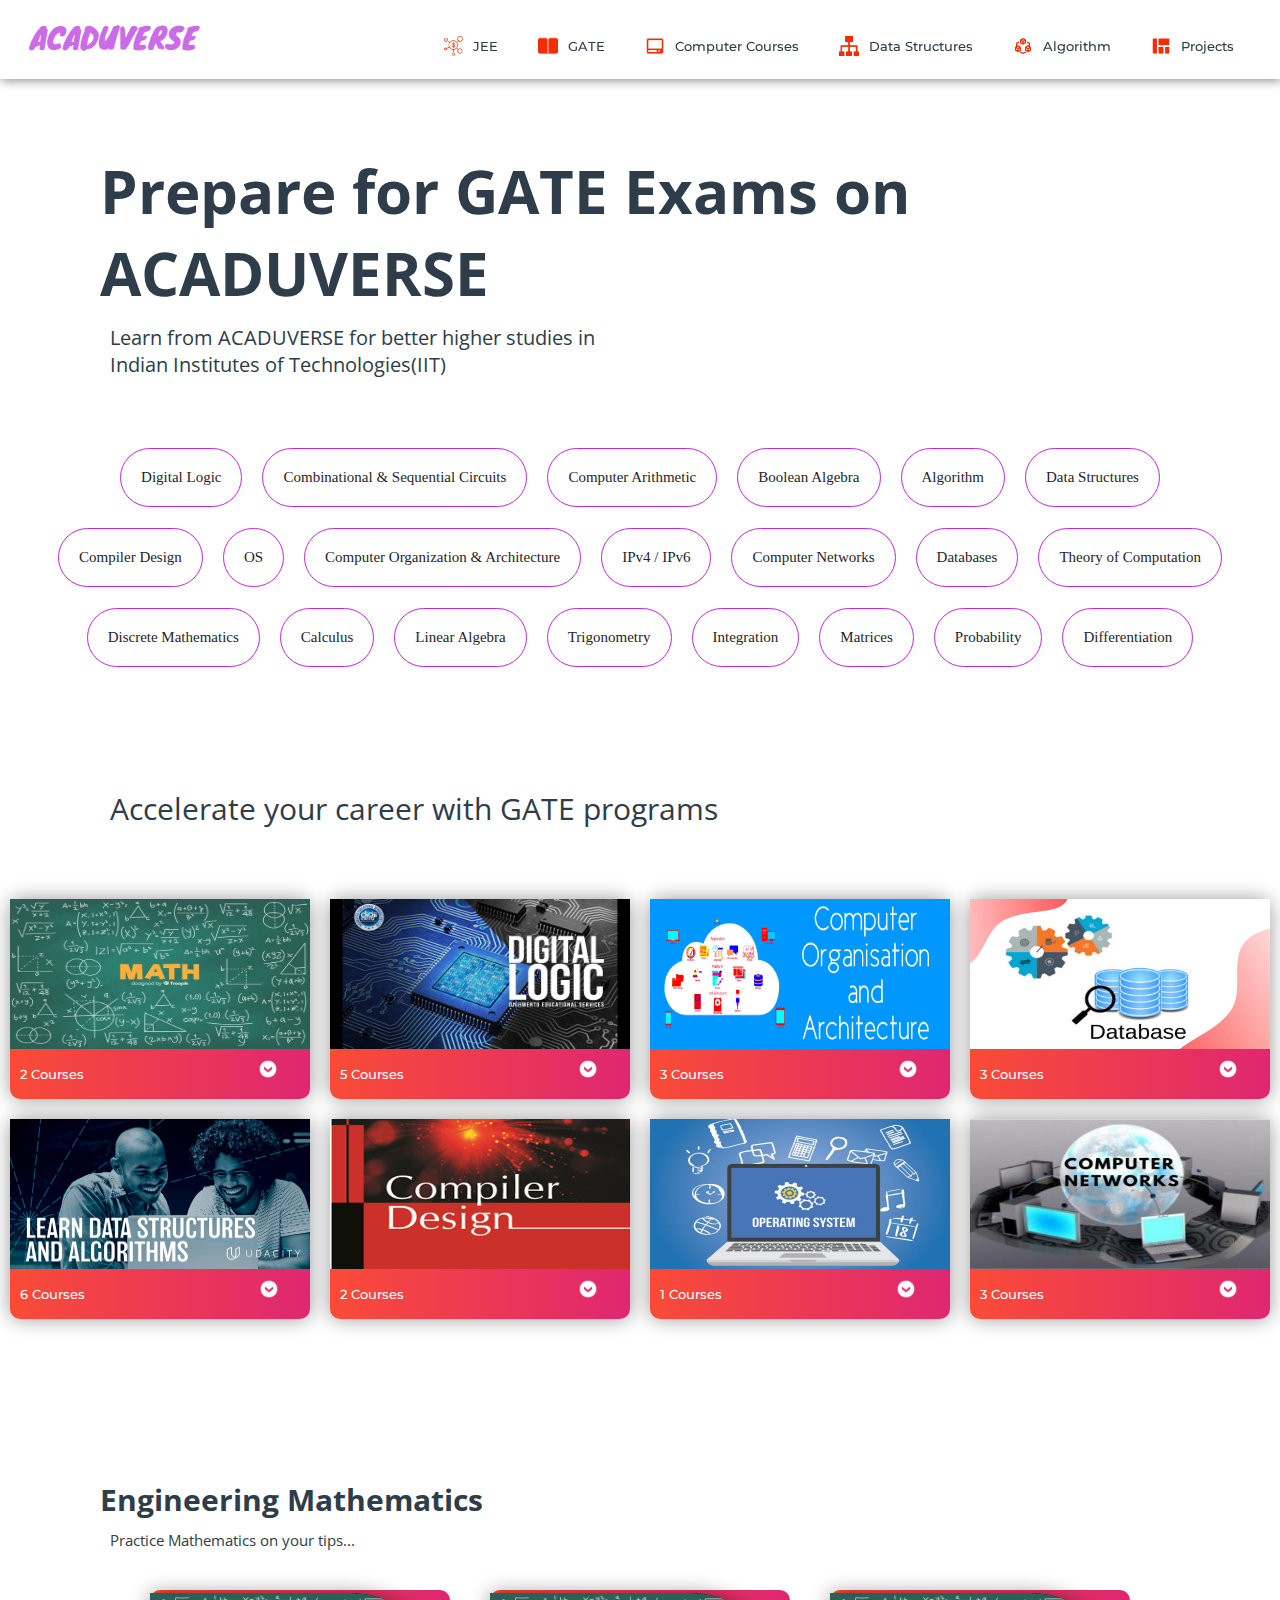
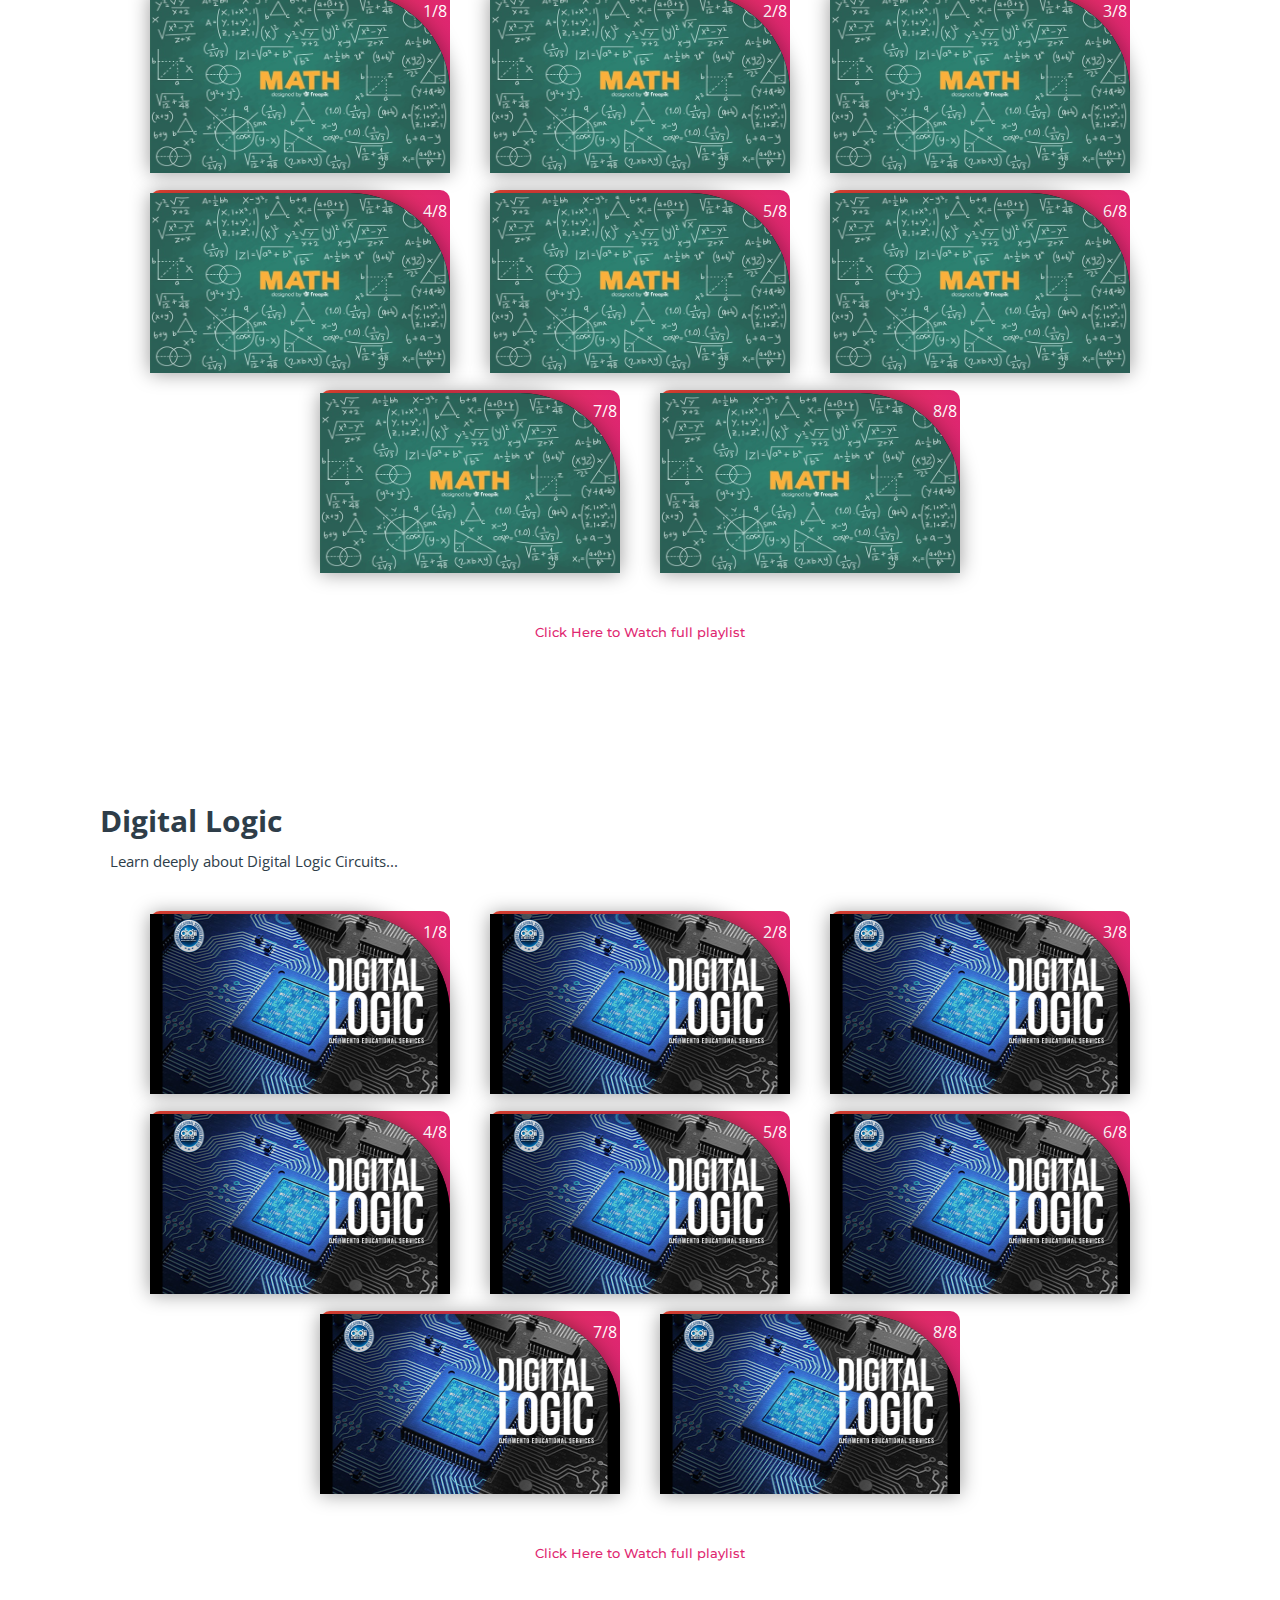
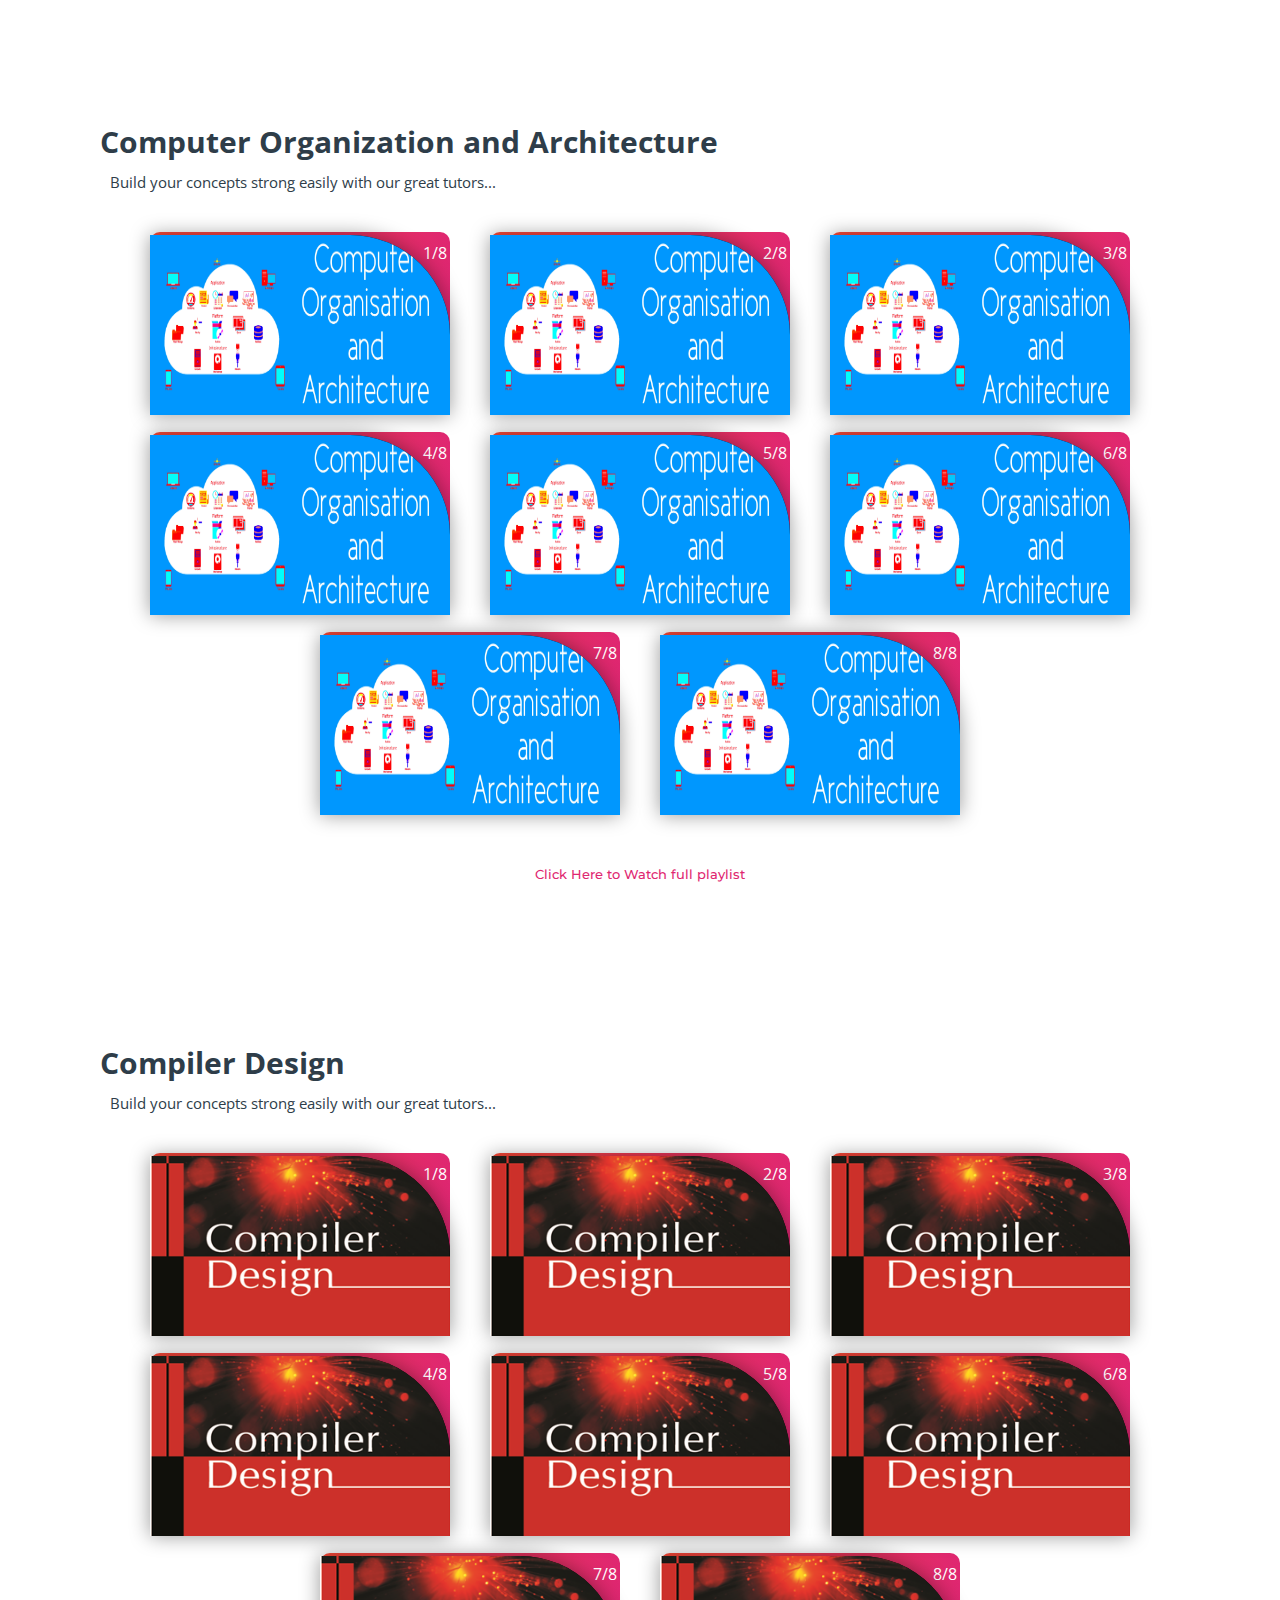
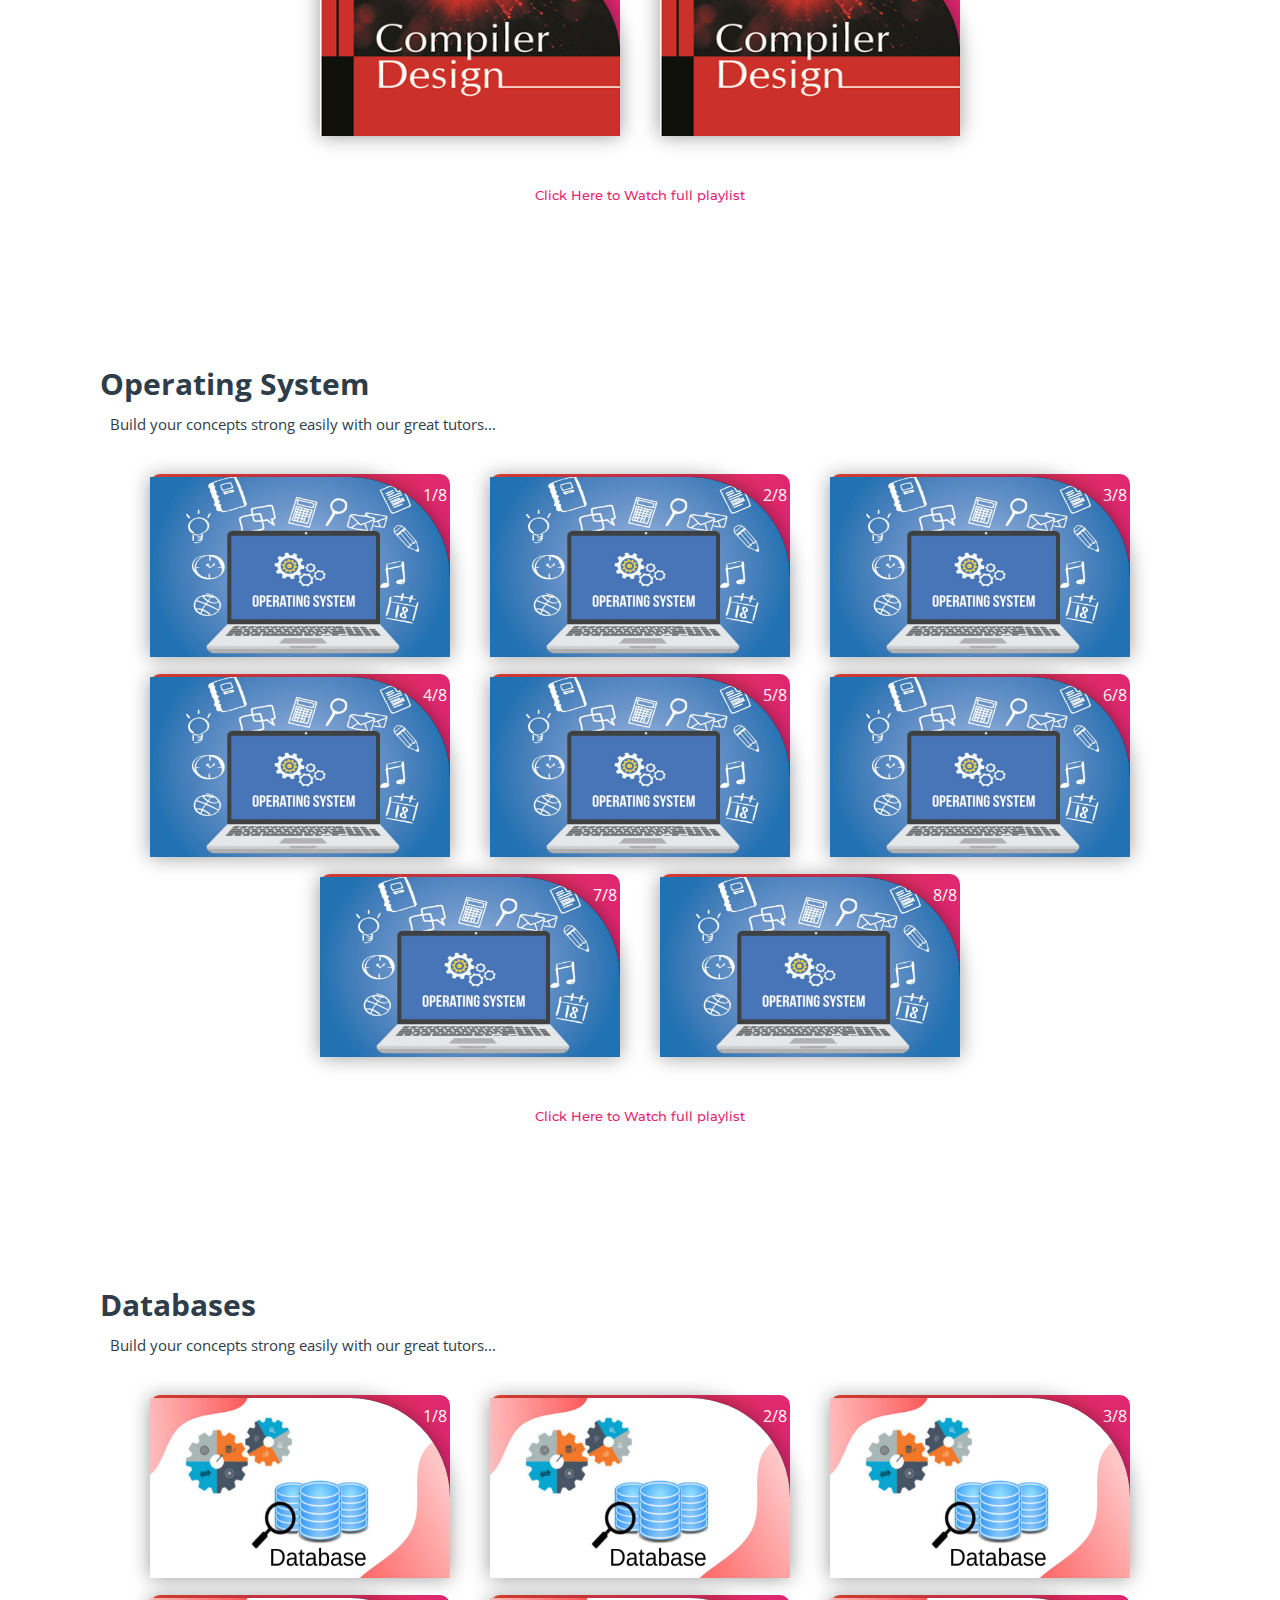
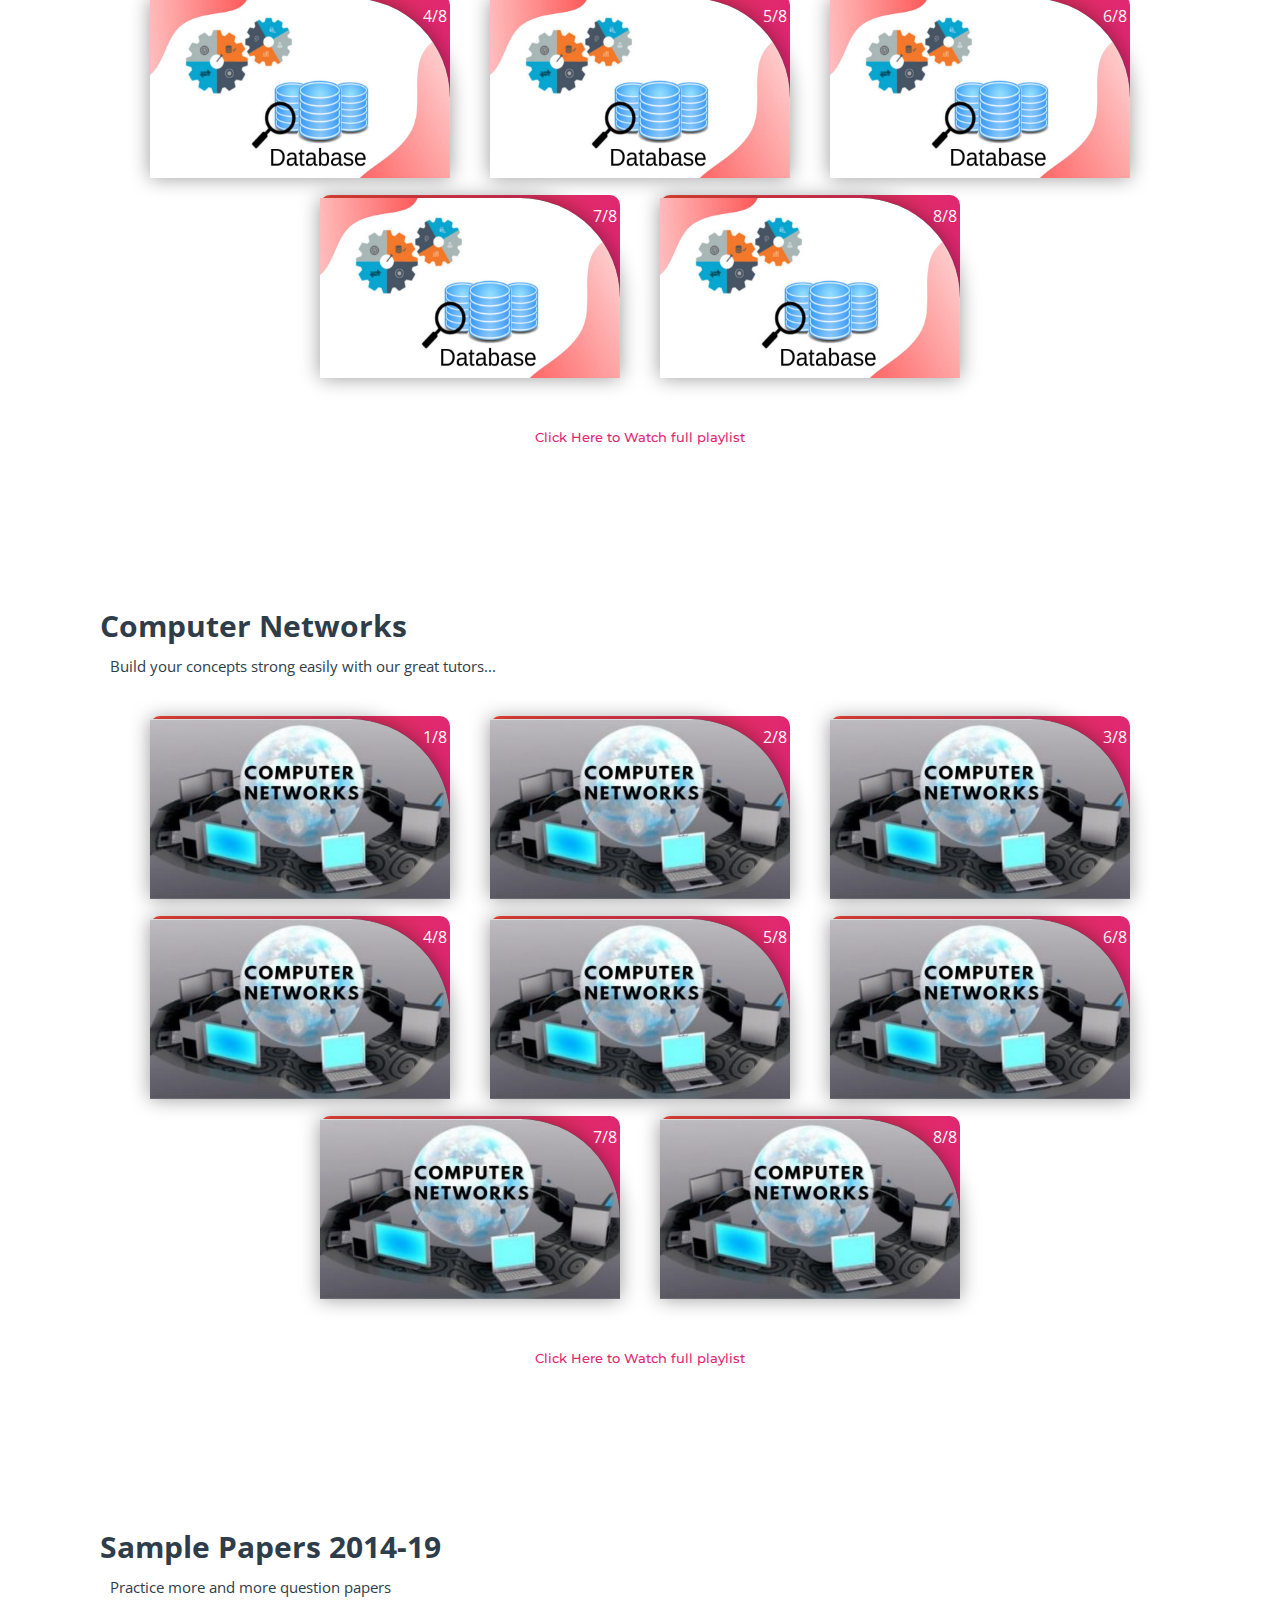
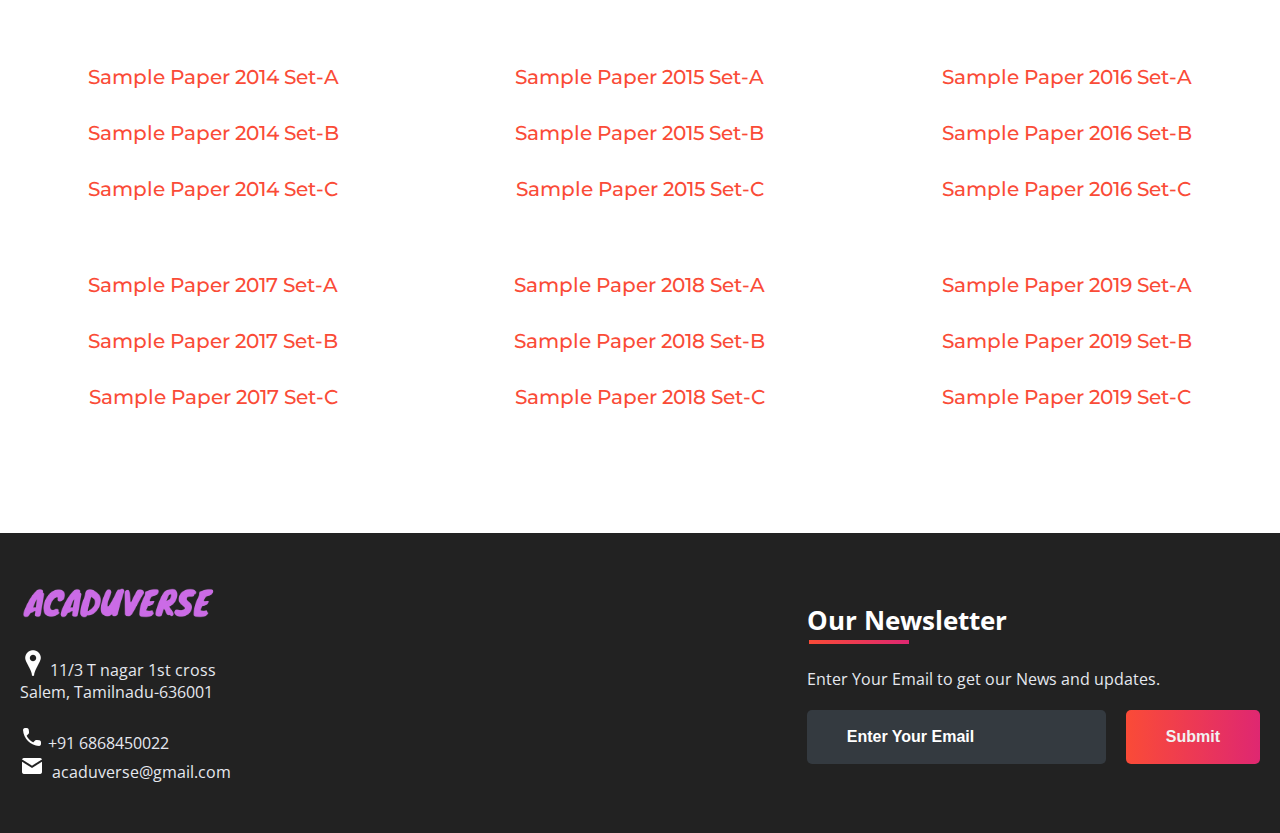
<file: subjects/gate.html>
<!DOCTYPE html>
<html>
<head>
	<link rel="shortcut icon" type="png" href="../images/icon/titleIcon.png">
	<title>Prepare for GATE on ACADUVERSE</title>
	<link rel="stylesheet" type="text/css" href="subjects.css">
	<script type="text/javascript" src="../script.js"></script>
</head>
<body>

<!-- NAVIGATION -->
	<header>
		<div class="nav" id="nav">
			<div id="learned-logo">
			<a href="../index.html"><img src="../images/icon/ACADUVERSE.png" style="width: 180px;"></a></div>
			<div class="switch-tab" id="switch-tab" onclick="switchTAB()"><img src="../images/icon/menu.png"></div>
			<ul id="list-switch">
				<li><a href="jee.html"><img src="../images/courses/d1.png" class="icon">JEE</a></li>
				<li><a href="#"><img src="../images/courses/paper.png" class="icon">GATE</a></li>
				<li><a href="computer_courses.html"><img src="../images/courses/computer.png" class="icon">Computer Courses</a></li>
				<li><a href="computer_courses.html#data"><img src="../images/courses/data.png" class="icon">Data Structures</a></li>
				<li><a href="computer_courses.html#algo"><img src="../images/courses/algo.png" class="icon">Algorithm</a></li>
				<li><a href="computer_courses.html#projects"><img src="../images/courses/projects.png" class="icon">Projects</a></li>
			</ul>
			<div class="search" id="search-switch">
				<input type="text" placeholder="Search" class="srch"><button id="srchbtn"><img src="../images/icon/search.png"></button>
			</div>
		</div>
	</header>


<!-- Main Title of the Page -->
	<div class="title">
		<span>Prepare for GATE Exams on ACADUVERSE</span>
		<div class="shortdesc">
			<p>Learn from ACADUVERSE for better higher studies in<br> Indian Institutes of Technologies(IIT)</p>
		</div>
	</div>


<!-- Some KeyWords related to topic -->
	<div class="course">
		<div class="cbox">
		<div class="det"><a href="#digital">Digital Logic</a></div>
		<div class="det"><a href="https://en.wikipedia.org/wiki/Sequential_logic" target="_blank">Combinational & Sequential Circuits</a></div>
		<div class="det"><a href="https://en.wikipedia.org/wiki/ALU" target="_blank">Computer Arithmetic</a></div>
		<div class="det"><a href="https://en.wikipedia.org/wiki/Boolean_algebra" target="_blank">Boolean Algebra</a></div>
		<div class="det"><a href="computer_courses.html#algo">Algorithm</a></div>
		<div class="det"><a href="computer_courses.html#data">Data Structures</a></div>
		</div>
		<div class="cbox">
		<div class="det"><a href="#compiler">Compiler Design</a></div>
		<div class="det"><a href="#os">OS</a></div>
		<div class="det"><a href="#coaa">Computer Organization & Architecture</a></div>
		<div class="det"><a href="https://en.wikipedia.org/wiki/IPv4" target="_blank">IPv4 / IPv6</a></div>
		<div class="det"><a href="#cn">Computer Networks</a></div>
		<div class="det"><a href="#database">Databases</a></div>
		<div class="det"><a href="https://en.wikipedia.org/wiki/Theory_of_computation" target="_blank">Theory of Computation</a></div>
		</div>
		<div class="cbox">
		<div class="det"><a href="#math">Discrete Mathematics</a></div>
		<div class="det"><a href="#math">Calculus</a></div>
		<div class="det"><a href="#math">Linear Algebra</a></div>
		<div class="det"><a href="#math">Trigonometry</a></div>
		<div class="det"><a href="#math">Integration</a></div>
		<div class="det"><a href="#math">Matrices</a></div>
		<div class="det"><a href="#math">Probability</a></div>
		<div class="det"><a href="#math">Differentiation</a></div>
		</div>
	</div>


<!-- Courses Available -->
	<div class="inbt">
		Accelerate your career with GATE programs
	</div>

	<div class="ccard">
	<center>
		<div class="ccardbox">
			<div class="dcard">
				<div class="fpart"><img src="../images/courses/math.jpg"></div>
				<a href="#math"><div class="spart">2 Courses <img src="../images/icon/dropdown.png"></div></a>
			</div>
			<div class="dcard">
				<div class="fpart"><img src="../images/courses/digital.jpg"></div>
				<a href="#digital"><div class="spart">5 Courses <img src="../images/icon/dropdown.png"></div></a>
			</div>
			<div class="dcard">
				<div class="fpart"><img src="../images/courses/coaa.jpg"></div>
				<a href="#coaa"><div class="spart">3 Courses <img src="../images/icon/dropdown.png"></div></a>
			</div>
			<div class="dcard">
				<div class="fpart"><img src="../images/courses/database.jpg"></div>
				<a href="#database"><div class="spart">3 Courses <img src="../images/icon/dropdown.png"></div></a>
			</div>
			<div class="dcard">
				<div class="fpart"><img src="../images/courses/data-algo.jpg"></div>
				<a href="computer_courses.html#data"><div class="spart">6 Courses <img src="../images/icon/dropdown.png"></div></a>
			</div>
			<div class="dcard">
				<div class="fpart"><img src="../images/courses/compiler.jpg"></div>
				<a href="#compiler"><div class="spart">2 Courses <img src="../images/icon/dropdown.png"></div></a>
			</div>
			<div class="dcard">
				<div class="fpart"><img src="../images/courses/os.jpg"></div>
				<a href="#os"><div class="spart">1 Courses <img src="../images/icon/dropdown.png"></div></a>
			</div>
			<div class="dcard">
				<div class="fpart"><img src="../images/courses/cn.jpg"></div>
				<a href="#cn"><div class="spart">3 Courses <img src="../images/icon/dropdown.png"></div></a>
			</div>
		</div>
	</center>
	</div>


<!-- Videos on ENGINEERING MATHEMATICS Lectures -->

	<div class="title2" id="math">
		<span>Engineering Mathematics</span>
		<div class="shortdesc2">
			<p>Practice Mathematics on your tips...</p>
		</div>
	</div>
	
	<center>
		<div class="ccardbox2">
			<div class="dcard2"><span class="tag" >1/8</span>
				<div class="fpart2"><img src="../images/courses/math.jpg">
					<iframe src="https://www.youtube.com/embed/xxGyTHWrHZg" frameborder="0" allow="accelerometer; autoplay; encrypted-media; gyroscope; picture-in-picture" allowfullscreen></iframe>
				</div>
			</div>
			<div class="dcard2"><span class="tag" >2/8</span>
				<div class="fpart2"><img src="../images/courses/math.jpg">
					<iframe src="https://www.youtube.com/embed/xxGyTHWrHZg" frameborder="0" allow="accelerometer; autoplay; encrypted-media; gyroscope; picture-in-picture" allowfullscreen></iframe>
				</div>
			</div>
			<div class="dcard2"><span class="tag" >3/8</span>
				<div class="fpart2"><img src="../images/courses/math.jpg">
					<iframe src="https://www.youtube.com/embed/xxGyTHWrHZg" frameborder="0" allow="accelerometer; autoplay; encrypted-media; gyroscope; picture-in-picture" allowfullscreen></iframe>
				</div>
			</div>
			<div class="dcard2"><span class="tag" >4/8</span>
				<div class="fpart2"><img src="../images/courses/math.jpg">
					<iframe src="https://www.youtube.com/embed/xxGyTHWrHZg" frameborder="0" allow="accelerometer; autoplay; encrypted-media; gyroscope; picture-in-picture" allowfullscreen></iframe>
				</div>
			</div>
		
			<div class="dcard2"><span class="tag" >5/8</span>
				<div class="fpart2"><img src="../images/courses/math.jpg">
					<iframe src="https://www.youtube.com/embed/xxGyTHWrHZg" frameborder="0" allow="accelerometer; autoplay; encrypted-media; gyroscope; picture-in-picture" allowfullscreen></iframe>
				</div>
			</div>
			<div class="dcard2"><span class="tag" >6/8</span>
				<div class="fpart2"><img src="../images/courses/math.jpg">
					<iframe src="https://www.youtube.com/embed/xxGyTHWrHZg" frameborder="0" allow="accelerometer; autoplay; encrypted-media; gyroscope; picture-in-picture" allowfullscreen></iframe>
				</div>
			</div>
			<div class="dcard2"><span class="tag" >7/8</span>
				<div class="fpart2"><img src="../images/courses/math.jpg">
					<iframe src="https://www.youtube.com/embed/xxGyTHWrHZg" frameborder="0" allow="accelerometer; autoplay; encrypted-media; gyroscope; picture-in-picture" allowfullscreen></iframe>
				</div>
			</div>
			<div class="dcard2"><span class="tag" >8/8</span>
				<div class="fpart2"><img src="../images/courses/math.jpg">
					<iframe src="https://www.youtube.com/embed/xxGyTHWrHZg" frameborder="0" allow="accelerometer; autoplay; encrypted-media; gyroscope; picture-in-picture" allowfullscreen></iframe>
				</div>
			</div>
		</div>
	</center>
<br><br>
	<div class="click-me">
		<a href="https://www.youtube.com/watch?v=xxGyTHWrHZg" target="_blank">Click Here to Watch full playlist</a>
	</div>



<!-- Videos on DIGITAL LOGIC Lectures -->

	<div class="title2" id="digital">
		<span>Digital Logic</span>
		<div class="shortdesc2">
			<p>Learn deeply about Digital Logic Circuits...</p>
		</div>
	</div>
	<center>
		<div class="ccardbox2">
			<div class="dcard2"><span class="tag" >1/8</span>
				<div class="fpart2"><img src="../images/courses/digital.jpg">
					<iframe src="https://www.youtube.com/embed/-M7oIM8hKSU" frameborder="0" allow="accelerometer; autoplay; encrypted-media; gyroscope; picture-in-picture" allowfullscreen></iframe>
				</div>
			</div>
			<div class="dcard2"><span class="tag" >2/8</span>
				<div class="fpart2"><img src="../images/courses/digital.jpg">
					<iframe src="https://www.youtube.com/embed/-M7oIM8hKSU" frameborder="0" allow="accelerometer; autoplay; encrypted-media; gyroscope; picture-in-picture" allowfullscreen></iframe>
				</div>
			</div>
			<div class="dcard2"><span class="tag" >3/8</span>
				<div class="fpart2"><img src="../images/courses/digital.jpg">
					<iframe src="https://www.youtube.com/embed/-M7oIM8hKSU" frameborder="0" allow="accelerometer; autoplay; encrypted-media; gyroscope; picture-in-picture" allowfullscreen></iframe>
				</div>
			</div>
			<div class="dcard2"><span class="tag" >4/8</span>
				<div class="fpart2"><img src="../images/courses/digital.jpg">
					<iframe src="https://www.youtube.com/embed/-M7oIM8hKSU" frameborder="0" allow="accelerometer; autoplay; encrypted-media; gyroscope; picture-in-picture" allowfullscreen></iframe>
				</div>
			</div>
		
			<div class="dcard2"><span class="tag" >5/8</span>
				<div class="fpart2"><img src="../images/courses/digital.jpg">
					<iframe src="https://www.youtube.com/embed/-M7oIM8hKSU" frameborder="0" allow="accelerometer; autoplay; encrypted-media; gyroscope; picture-in-picture" allowfullscreen></iframe>
				</div>
			</div>
			<div class="dcard2"><span class="tag" >6/8</span>
				<div class="fpart2"><img src="../images/courses/digital.jpg">
					<iframe src="https://www.youtube.com/embed/-M7oIM8hKSU" frameborder="0" allow="accelerometer; autoplay; encrypted-media; gyroscope; picture-in-picture" allowfullscreen></iframe>
				</div>
			</div>
			<div class="dcard2"><span class="tag" >7/8</span>
				<div class="fpart2"><img src="../images/courses/digital.jpg">
					<iframe src="https://www.youtube.com/embed/-M7oIM8hKSU" frameborder="0" allow="accelerometer; autoplay; encrypted-media; gyroscope; picture-in-picture" allowfullscreen></iframe>
				</div>
			</div>
			<div class="dcard2"><span class="tag" >8/8</span>
				<div class="fpart2"><img src="../images/courses/digital.jpg">
					<iframe src="https://www.youtube.com/embed/-M7oIM8hKSU" frameborder="0" allow="accelerometer; autoplay; encrypted-media; gyroscope; picture-in-picture" allowfullscreen></iframe>
				</div>
			</div>
		</div>
	</center>
<br><br>
	<div class="click-me">
		<a href="https://youtu.be/-M7oIM8hKSU" target="_blank">Click Here to Watch full playlist</a>
	</div>



<!-- Videos on COMPUTER ORGANIZATION and ARCHITECTURE Lectures -->

	<div class="title2" id="coaa">
		<span>Computer Organization and Architecture</span>
		<div class="shortdesc2">
			<p>Build your concepts strong easily with our great tutors...</p>
		</div>
	</div>
	<center>
		<div class="ccardbox2">
			<div class="dcard2"><span class="tag" >1/8</span>
				<div class="fpart2"><img src="../images/courses/coaa.jpg">
					<iframe src="https://www.youtube.com/embed/q6oiRtKTpX4" frameborder="0" allow="accelerometer; autoplay; encrypted-media; gyroscope; picture-in-picture" allowfullscreen></iframe>
				</div>
			</div>
			<div class="dcard2"><span class="tag" >2/8</span>
				<div class="fpart2"><img src="../images/courses/coaa.jpg">
					<iframe src="https://www.youtube.com/embed/q6oiRtKTpX4" frameborder="0" allow="accelerometer; autoplay; encrypted-media; gyroscope; picture-in-picture" allowfullscreen></iframe>
				</div>
			</div>
			<div class="dcard2"><span class="tag" >3/8</span>
				<div class="fpart2"><img src="../images/courses/coaa.jpg">
					<iframe src="https://www.youtube.com/embed/q6oiRtKTpX4" frameborder="0" allow="accelerometer; autoplay; encrypted-media; gyroscope; picture-in-picture" allowfullscreen></iframe>
				</div>
			</div>
			<div class="dcard2"><span class="tag" >4/8</span>
				<div class="fpart2"><img src="../images/courses/coaa.jpg">
					<iframe src="https://www.youtube.com/embed/q6oiRtKTpX4" frameborder="0" allow="accelerometer; autoplay; encrypted-media; gyroscope; picture-in-picture" allowfullscreen></iframe>
				</div>
			</div>
		
			<div class="dcard2"><span class="tag" >5/8</span>
				<div class="fpart2"><img src="../images/courses/coaa.jpg">
					<iframe src="https://www.youtube.com/embed/q6oiRtKTpX4" frameborder="0" allow="accelerometer; autoplay; encrypted-media; gyroscope; picture-in-picture" allowfullscreen></iframe>
				</div>
			</div>
			<div class="dcard2"><span class="tag" >6/8</span>
				<div class="fpart2"><img src="../images/courses/coaa.jpg">
					<iframe src="https://www.youtube.com/embed/q6oiRtKTpX4" frameborder="0" allow="accelerometer; autoplay; encrypted-media; gyroscope; picture-in-picture" allowfullscreen></iframe>
				</div>
			</div>
			<div class="dcard2"><span class="tag" >7/8</span>
				<div class="fpart2"><img src="../images/courses/coaa.jpg">
					<iframe src="https://www.youtube.com/embed/q6oiRtKTpX4" frameborder="0" allow="accelerometer; autoplay; encrypted-media; gyroscope; picture-in-picture" allowfullscreen></iframe>
				</div>
			</div>
			<div class="dcard2"><span class="tag" >8/8</span>
				<div class="fpart2"><img src="../images/courses/coaa.jpg">
					<iframe src="https://www.youtube.com/embed/q6oiRtKTpX4" frameborder="0" allow="accelerometer; autoplay; encrypted-media; gyroscope; picture-in-picture" allowfullscreen></iframe>
				</div>
			</div>
		</div>
	</center>
<br><br>
	<div class="click-me">
		<a href="https://youtu.be/q6oiRtKTpX4" target="_blank">Click Here to Watch full playlist</a>
	</div>



<!-- Videos on COMPILER Lectures -->

	<div class="title2" id="compiler">
		<span>Compiler Design</span>
		<div class="shortdesc2">
			<p>Build your concepts strong easily with our great tutors...</p>
		</div>
	</div>
	<center>
		<div class="ccardbox2">
			<div class="dcard2"><span class="tag" >1/8</span>
				<div class="fpart2"><img src="../images/courses/compiler.jpg">
					<iframe src="https://www.youtube.com/embed/yNZIhF6pxjM" frameborder="0" allow="accelerometer; autoplay; encrypted-media; gyroscope; picture-in-picture" allowfullscreen></iframe>
				</div>
			</div>
			<div class="dcard2"><span class="tag" >2/8</span>
				<div class="fpart2"><img src="../images/courses/compiler.jpg">
					<iframe src="https://www.youtube.com/embed/yNZIhF6pxjM" frameborder="0" allow="accelerometer; autoplay; encrypted-media; gyroscope; picture-in-picture" allowfullscreen></iframe>
				</div>
			</div>
			<div class="dcard2"><span class="tag" >3/8</span>
				<div class="fpart2"><img src="../images/courses/compiler.jpg">
					<iframe src="https://www.youtube.com/embed/yNZIhF6pxjM" frameborder="0" allow="accelerometer; autoplay; encrypted-media; gyroscope; picture-in-picture" allowfullscreen></iframe>
				</div>
			</div>
			<div class="dcard2"><span class="tag" >4/8</span>
				<div class="fpart2"><img src="../images/courses/compiler.jpg">
					<iframe src="https://www.youtube.com/embed/yNZIhF6pxjM" frameborder="0" allow="accelerometer; autoplay; encrypted-media; gyroscope; picture-in-picture" allowfullscreen></iframe>
				</div>
			</div>
		
			<div class="dcard2"><span class="tag" >5/8</span>
				<div class="fpart2"><img src="../images/courses/compiler.jpg">
					<iframe src="https://www.youtube.com/embed/yNZIhF6pxjM" frameborder="0" allow="accelerometer; autoplay; encrypted-media; gyroscope; picture-in-picture" allowfullscreen></iframe>
				</div>
			</div>
			<div class="dcard2"><span class="tag" >6/8</span>
				<div class="fpart2"><img src="../images/courses/compiler.jpg">
					<iframe src="https://www.youtube.com/embed/yNZIhF6pxjM" frameborder="0" allow="accelerometer; autoplay; encrypted-media; gyroscope; picture-in-picture" allowfullscreen></iframe>
				</div>
			</div>
			<div class="dcard2"><span class="tag" >7/8</span>
				<div class="fpart2"><img src="../images/courses/compiler.jpg">
					<iframe src="https://www.youtube.com/embed/yNZIhF6pxjM" frameborder="0" allow="accelerometer; autoplay; encrypted-media; gyroscope; picture-in-picture" allowfullscreen></iframe>
				</div>
			</div>
			<div class="dcard2"><span class="tag" >8/8</span>
				<div class="fpart2"><img src="../images/courses/compiler.jpg">
					<iframe src="https://www.youtube.com/embed/yNZIhF6pxjM" frameborder="0" allow="accelerometer; autoplay; encrypted-media; gyroscope; picture-in-picture" allowfullscreen></iframe>
				</div>
			</div>
		</div>
	</center>
<br><br>
	<div class="click-me">
		<a href="https://youtu.be/yNZIhF6pxjM" target="_blank">Click Here to Watch full playlist</a>
	</div>



<!-- Videos on OPERATING SYSTEM Lectures -->


<div class="title2" id="os">
		<span>Operating System</span>
		<div class="shortdesc2">
			<p>Build your concepts strong easily with our great tutors...</p>
		</div>
	</div>
	<center>
		<div class="ccardbox2">
			<div class="dcard2"><span class="tag" >1/8</span>
				<div class="fpart2"><img src="../images/courses/os.jpg">
					<iframe src="https://www.youtube.com/embed/vBURTt97EkA" frameborder="0" allow="accelerometer; autoplay; encrypted-media; gyroscope; picture-in-picture" allowfullscreen></iframe>
				</div>
			</div>
			<div class="dcard2"><span class="tag" >2/8</span>
				<div class="fpart2"><img src="../images/courses/os.jpg">
					<iframe src="https://www.youtube.com/embed/vBURTt97EkA" frameborder="0" allow="accelerometer; autoplay; encrypted-media; gyroscope; picture-in-picture" allowfullscreen></iframe>
				</div>
			</div>
			<div class="dcard2"><span class="tag" >3/8</span>
				<div class="fpart2"><img src="../images/courses/os.jpg">
					<iframe src="https://www.youtube.com/embed/vBURTt97EkA" frameborder="0" allow="accelerometer; autoplay; encrypted-media; gyroscope; picture-in-picture" allowfullscreen></iframe>
				</div>
			</div>
			<div class="dcard2"><span class="tag" >4/8</span>
				<div class="fpart2"><img src="../images/courses/os.jpg">
					<iframe src="https://www.youtube.com/embed/vBURTt97EkA" frameborder="0" allow="accelerometer; autoplay; encrypted-media; gyroscope; picture-in-picture" allowfullscreen></iframe>
				</div>
			</div>
		
			<div class="dcard2"><span class="tag" >5/8</span>
				<div class="fpart2"><img src="../images/courses/os.jpg">
					<iframe src="https://www.youtube.com/embed/vBURTt97EkA" frameborder="0" allow="accelerometer; autoplay; encrypted-media; gyroscope; picture-in-picture" allowfullscreen></iframe>
				</div>
			</div>
			<div class="dcard2"><span class="tag" >6/8</span>
				<div class="fpart2"><img src="../images/courses/os.jpg">
					<iframe src="https://www.youtube.com/embed/vBURTt97EkA" frameborder="0" allow="accelerometer; autoplay; encrypted-media; gyroscope; picture-in-picture" allowfullscreen></iframe>
				</div>
			</div>
			<div class="dcard2"><span class="tag" >7/8</span>
				<div class="fpart2"><img src="../images/courses/os.jpg">
					<iframe src="https://www.youtube.com/embed/vBURTt97EkA" frameborder="0" allow="accelerometer; autoplay; encrypted-media; gyroscope; picture-in-picture" allowfullscreen></iframe>
				</div>
			</div>
			<div class="dcard2"><span class="tag" >8/8</span>
				<div class="fpart2"><img src="../images/courses/os.jpg">
					<iframe src="https://www.youtube.com/embed/vBURTt97EkA" frameborder="0" allow="accelerometer; autoplay; encrypted-media; gyroscope; picture-in-picture" allowfullscreen></iframe>
				</div>
			</div>
		</div>
	</center>

<br><br>
	<div class="click-me">
		<a href="https://youtu.be/vBURTt97EkA" target="_blank">Click Here to Watch full playlist</a>
	</div>


<!-- Videos on DATABASE Lectures -->

<div class="title2" id="database">
		<span>Databases</span>
		<div class="shortdesc2">
			<p>Build your concepts strong easily with our great tutors...</p>
		</div>
	</div>
	<center>
		<div class="ccardbox2">
			<div class="dcard2"><span class="tag" >1/8</span>
				<div class="fpart2"><img src="../images/courses/database.jpg">
					<iframe src="https://www.youtube.com/embed/wR0jg0eQsZA" frameborder="0" allow="accelerometer; autoplay; encrypted-media; gyroscope; picture-in-picture" allowfullscreen></iframe>
				</div>
			</div>
			<div class="dcard2"><span class="tag" >2/8</span>
				<div class="fpart2"><img src="../images/courses/database.jpg">
					<iframe src="https://www.youtube.com/embed/wR0jg0eQsZA" frameborder="0" allow="accelerometer; autoplay; encrypted-media; gyroscope; picture-in-picture" allowfullscreen></iframe>
				</div>
			</div>
			<div class="dcard2"><span class="tag" >3/8</span>
				<div class="fpart2"><img src="../images/courses/database.jpg">
					<iframe src="https://www.youtube.com/embed/wR0jg0eQsZA" frameborder="0" allow="accelerometer; autoplay; encrypted-media; gyroscope; picture-in-picture" allowfullscreen></iframe>
				</div>
			</div>
			<div class="dcard2"><span class="tag" >4/8</span>
				<div class="fpart2"><img src="../images/courses/database.jpg">
					<iframe src="https://www.youtube.com/embed/wR0jg0eQsZA" frameborder="0" allow="accelerometer; autoplay; encrypted-media; gyroscope; picture-in-picture" allowfullscreen></iframe>
				</div>
			</div>
		
			<div class="dcard2"><span class="tag" >5/8</span>
				<div class="fpart2"><img src="../images/courses/database.jpg">
					<iframe src="https://www.youtube.com/embed/wR0jg0eQsZA" frameborder="0" allow="accelerometer; autoplay; encrypted-media; gyroscope; picture-in-picture" allowfullscreen></iframe>
				</div>
			</div>
			<div class="dcard2"><span class="tag" >6/8</span>
				<div class="fpart2"><img src="../images/courses/database.jpg">
					<iframe src="https://www.youtube.com/embed/wR0jg0eQsZA" frameborder="0" allow="accelerometer; autoplay; encrypted-media; gyroscope; picture-in-picture" allowfullscreen></iframe>
				</div>
			</div>
			<div class="dcard2"><span class="tag" >7/8</span>
				<div class="fpart2"><img src="../images/courses/database.jpg">
					<iframe src="https://www.youtube.com/embed/wR0jg0eQsZA" frameborder="0" allow="accelerometer; autoplay; encrypted-media; gyroscope; picture-in-picture" allowfullscreen></iframe>
				</div>
			</div>
			<div class="dcard2"><span class="tag" >8/8</span>
				<div class="fpart2"><img src="../images/courses/database.jpg">
					<iframe src="https://www.youtube.com/embed/wR0jg0eQsZA" frameborder="0" allow="accelerometer; autoplay; encrypted-media; gyroscope; picture-in-picture" allowfullscreen></iframe>
				</div>
			</div>
		</div>
	</center>
<br><br>
	<div class="click-me">
		<a href="https://youtu.be/wR0jg0eQsZA" target="_blank">Click Here to Watch full playlist</a>
	</div>



<!-- Videos on COMPUTER NETWORKS Lectures -->

<div class="title2" id="cn">
		<span>Computer Networks</span>
		<div class="shortdesc2">
			<p>Build your concepts strong easily with our great tutors...</p>
		</div>
	</div>
	<center>
		<div class="ccardbox2">
			<div class="dcard2"><span class="tag" >1/8</span>
				<div class="fpart2"><img src="../images/courses/cn.jpg">
					<iframe src="https://www.youtube.com/embed/qiQR5rTSshw" frameborder="0" allow="accelerometer; autoplay; encrypted-media; gyroscope; picture-in-picture" allowfullscreen></iframe>
				</div>
			</div>
			<div class="dcard2"><span class="tag" >2/8</span>
				<div class="fpart2"><img src="../images/courses/cn.jpg">
					<iframe src="https://www.youtube.com/embed/qiQR5rTSshw" frameborder="0" allow="accelerometer; autoplay; encrypted-media; gyroscope; picture-in-picture" allowfullscreen></iframe>
				</div>
			</div>
			<div class="dcard2"><span class="tag" >3/8</span>
				<div class="fpart2"><img src="../images/courses/cn.jpg">
					<iframe src="https://www.youtube.com/embed/qiQR5rTSshw" frameborder="0" allow="accelerometer; autoplay; encrypted-media; gyroscope; picture-in-picture" allowfullscreen></iframe>
				</div>
			</div>
			<div class="dcard2"><span class="tag" >4/8</span>
				<div class="fpart2"><img src="../images/courses/cn.jpg">
					<iframe src="https://www.youtube.com/embed/qiQR5rTSshw" frameborder="0" allow="accelerometer; autoplay; encrypted-media; gyroscope; picture-in-picture" allowfullscreen></iframe>
				</div>
			</div>
		
			<div class="dcard2"><span class="tag" >5/8</span>
				<div class="fpart2"><img src="../images/courses/cn.jpg">
					<iframe src="https://www.youtube.com/embed/qiQR5rTSshw" frameborder="0" allow="accelerometer; autoplay; encrypted-media; gyroscope; picture-in-picture" allowfullscreen></iframe>
				</div>
			</div>
			<div class="dcard2"><span class="tag" >6/8</span>
				<div class="fpart2"><img src="../images/courses/cn.jpg">
					<iframe src="https://www.youtube.com/embed/qiQR5rTSshw" frameborder="0" allow="accelerometer; autoplay; encrypted-media; gyroscope; picture-in-picture" allowfullscreen></iframe>
				</div>
			</div>
			<div class="dcard2"><span class="tag" >7/8</span>
				<div class="fpart2"><img src="../images/courses/cn.jpg">
					<iframe src="https://www.youtube.com/embed/qiQR5rTSshw" frameborder="0" allow="accelerometer; autoplay; encrypted-media; gyroscope; picture-in-picture" allowfullscreen></iframe>
				</div>
			</div>
			<div class="dcard2"><span class="tag" >8/8</span>
				<div class="fpart2"><img src="../images/courses/cn.jpg">
					<iframe src="https://www.youtube.com/embed/qiQR5rTSshw" frameborder="0" allow="accelerometer; autoplay; encrypted-media; gyroscope; picture-in-picture" allowfullscreen></iframe>
				</div>
			</div>
		</div>
	</center>

<br><br>
	<div class="click-me">
		<a href="https://youtu.be/qiQR5rTSshw" target="_blank">Click Here to Watch full playlist</a>
	</div>

	

<!-- Links for SAMPLE PAPERS of JEE MAINS & ADVANCED -->

	<div class="title2" id="sample_papers">
		<span>Sample Papers 2014-19</span>
		<div class="shortdesc2">
			<p>Practice more and more question papers</p>
		</div>
	</div>

	<div class="sample">
		<ul>
			<li><a href="../samplePapers/p1.pdf" target="_blank">Sample Paper 2014 Set-A</a></li>
			<li><a href="../samplePapers/p1.pdf" target="_blank">Sample Paper 2014 Set-B</a></li>
			<li><a href="../samplePapers/p1.pdf" target="_blank">Sample Paper 2014 Set-C</a></li>
		</ul>
		<ul>
			<li><a href="../samplePapers/p1.pdf" target="_blank">Sample Paper 2015 Set-A</a></li>
			<li><a href="../samplePapers/p1.pdf" target="_blank">Sample Paper 2015 Set-B</a></li>
			<li><a href="../samplePapers/p1.pdf" target="_blank">Sample Paper 2015 Set-C</a></li>
		</ul>
		<ul>
			<li><a href="../samplePapers/p1.pdf" target="_blank">Sample Paper 2016 Set-A</a></li>
			<li><a href="../samplePapers/p1.pdf" target="_blank">Sample Paper 2016 Set-B</a></li>
			<li><a href="../samplePapers/p1.pdf" target="_blank">Sample Paper 2016 Set-C</a></li>
		</ul>
	</div>
	<div class="sample lastSample">
		<ul>
			<li><a href="../samplePapers/p1.pdf" target="_blank">Sample Paper 2017 Set-A</a></li>
			<li><a href="../samplePapers/p1.pdf" target="_blank">Sample Paper 2017 Set-B</a></li>
			<li><a href="../samplePapers/p1.pdf" target="_blank">Sample Paper 2017 Set-C</a></li>
		</ul>
		<ul>
			<li><a href="../samplePapers/p1.pdf" target="_blank">Sample Paper 2018 Set-A</a></li>
			<li><a href="../samplePapers/p1.pdf" target="_blank">Sample Paper 2018 Set-B</a></li>
			<li><a href="../samplePapers/p1.pdf" target="_blank">Sample Paper 2018 Set-C</a></li>
		</ul>
		<ul>
			<li><a href="../samplePapers/p1.pdf" target="_blank">Sample Paper 2019 Set-A</a></li>
			<li><a href="../samplePapers/p1.pdf" target="_blank">Sample Paper 2019 Set-B</a></li>
			<li><a href="../samplePapers/p1.pdf" target="_blank">Sample Paper 2019 Set-C</a></li>
		</ul>
	</div>


<!-- FOOTER -->
<footer>
	<div class="footer-container">
		<div class="left-col">
			<img src="../images/icon/ACADUVERSE-copy.png" style="width: 200px;">
			<div class="logo"></div>
			<br><p><img src="../images/icon/location.png">  11/3 T nagar 1st cross<br>Salem, Tamilnadu-636001</p><br>
			<p><img src="../images/icon/phone.png"> +91 6868450022<br><img src="../images/icon/mail.png">&nbsp; acaduverse@gmail.com</p>
		</div>
		<div class="right-col">
			<h1 style="color: #fff">Our Newsletter</h1>
			<div class="border"></div><br>
			<p>Enter Your Email to get our News and updates.</p>
			<form class="newsletter-form">
				<input class="txtb" type="email" placeholder="Enter Your Email">
				<input class="btn" type="submit" value="Submit">
			</form>
		</div>
	</div>
</footer>

</body>
</html>
</file>
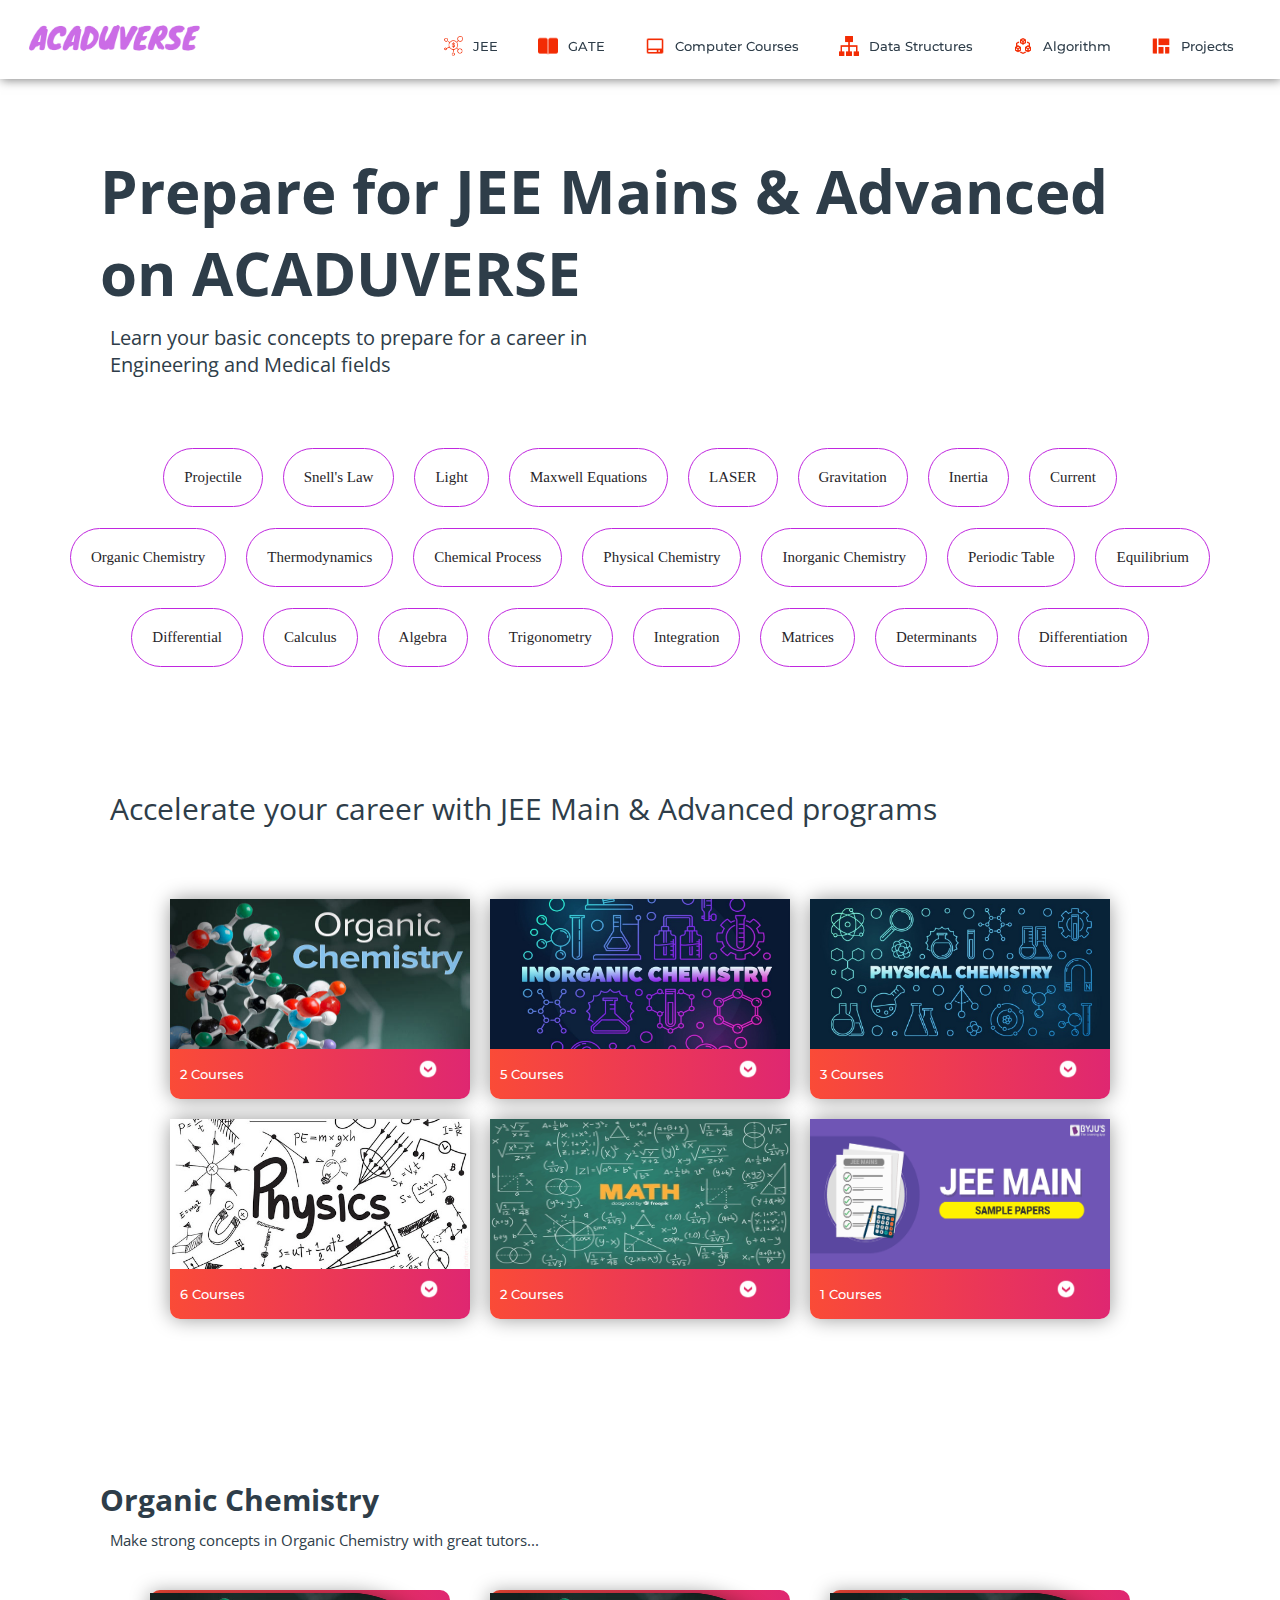
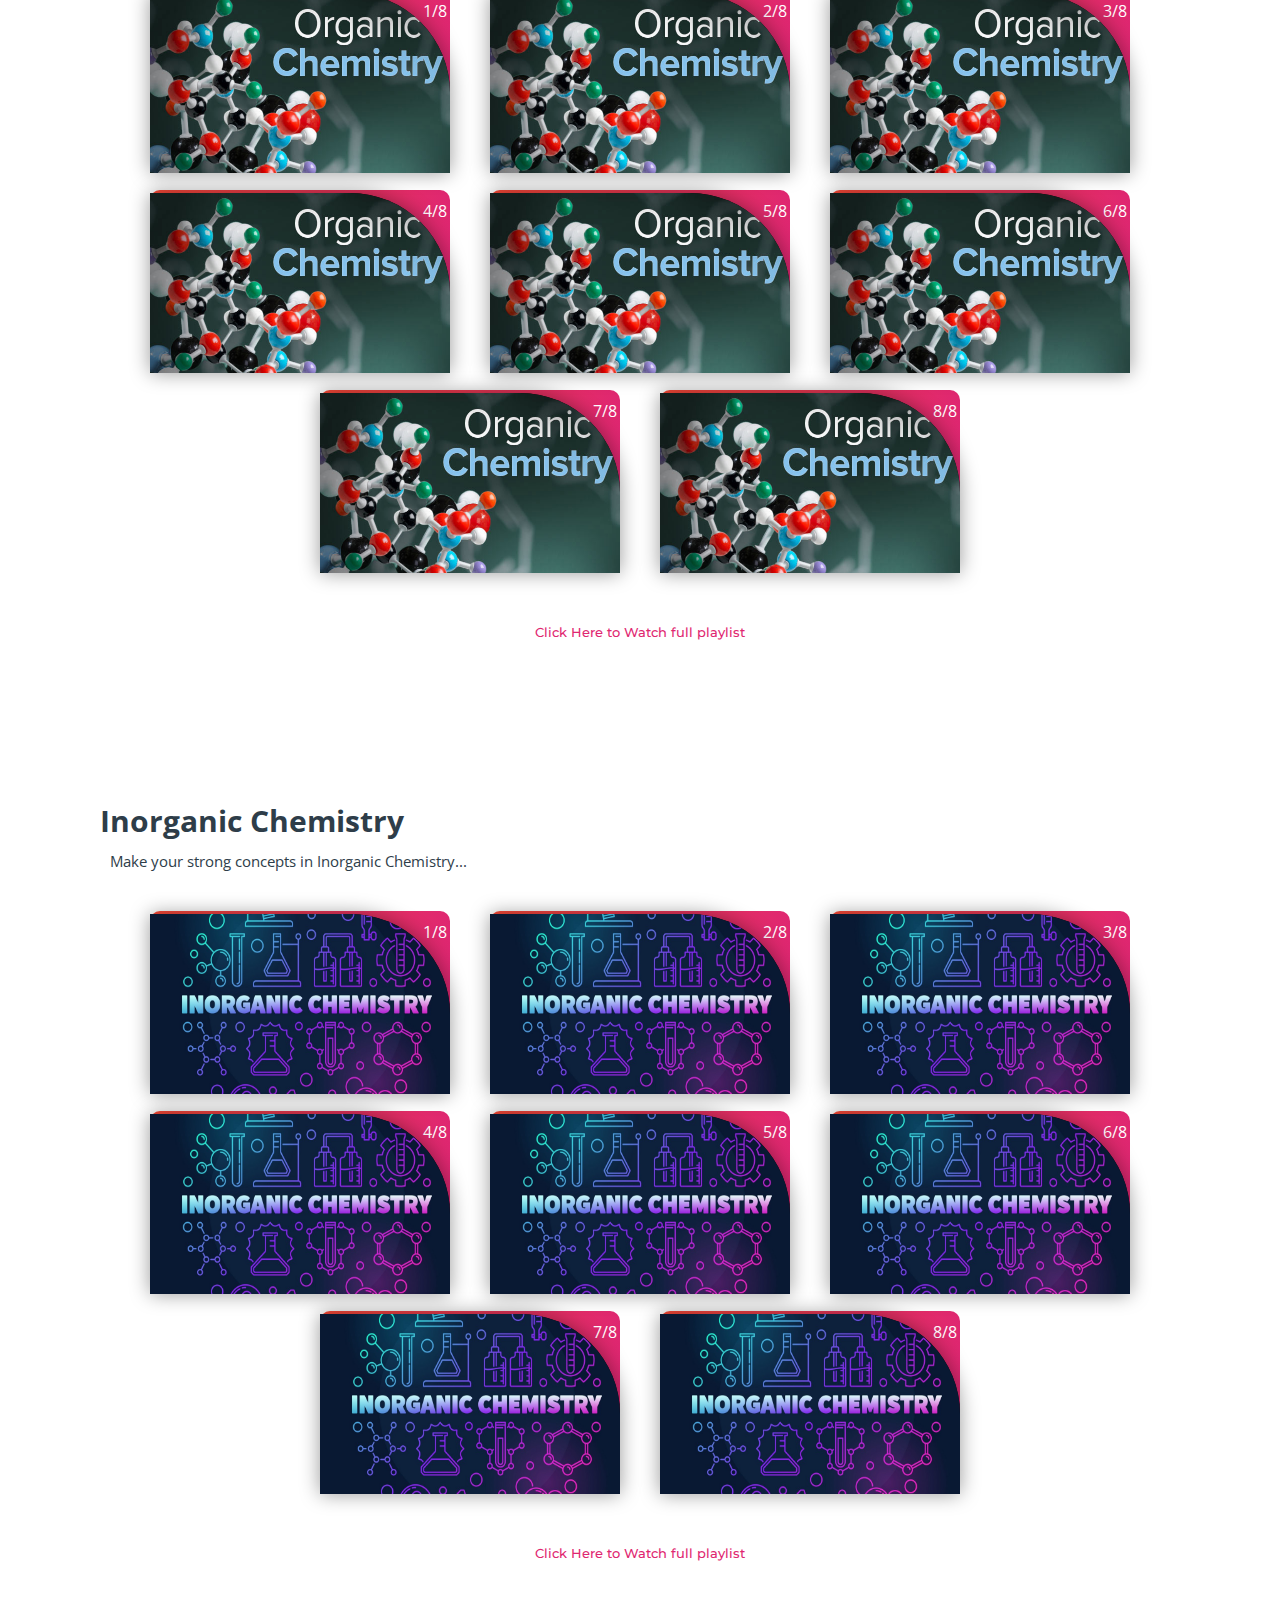
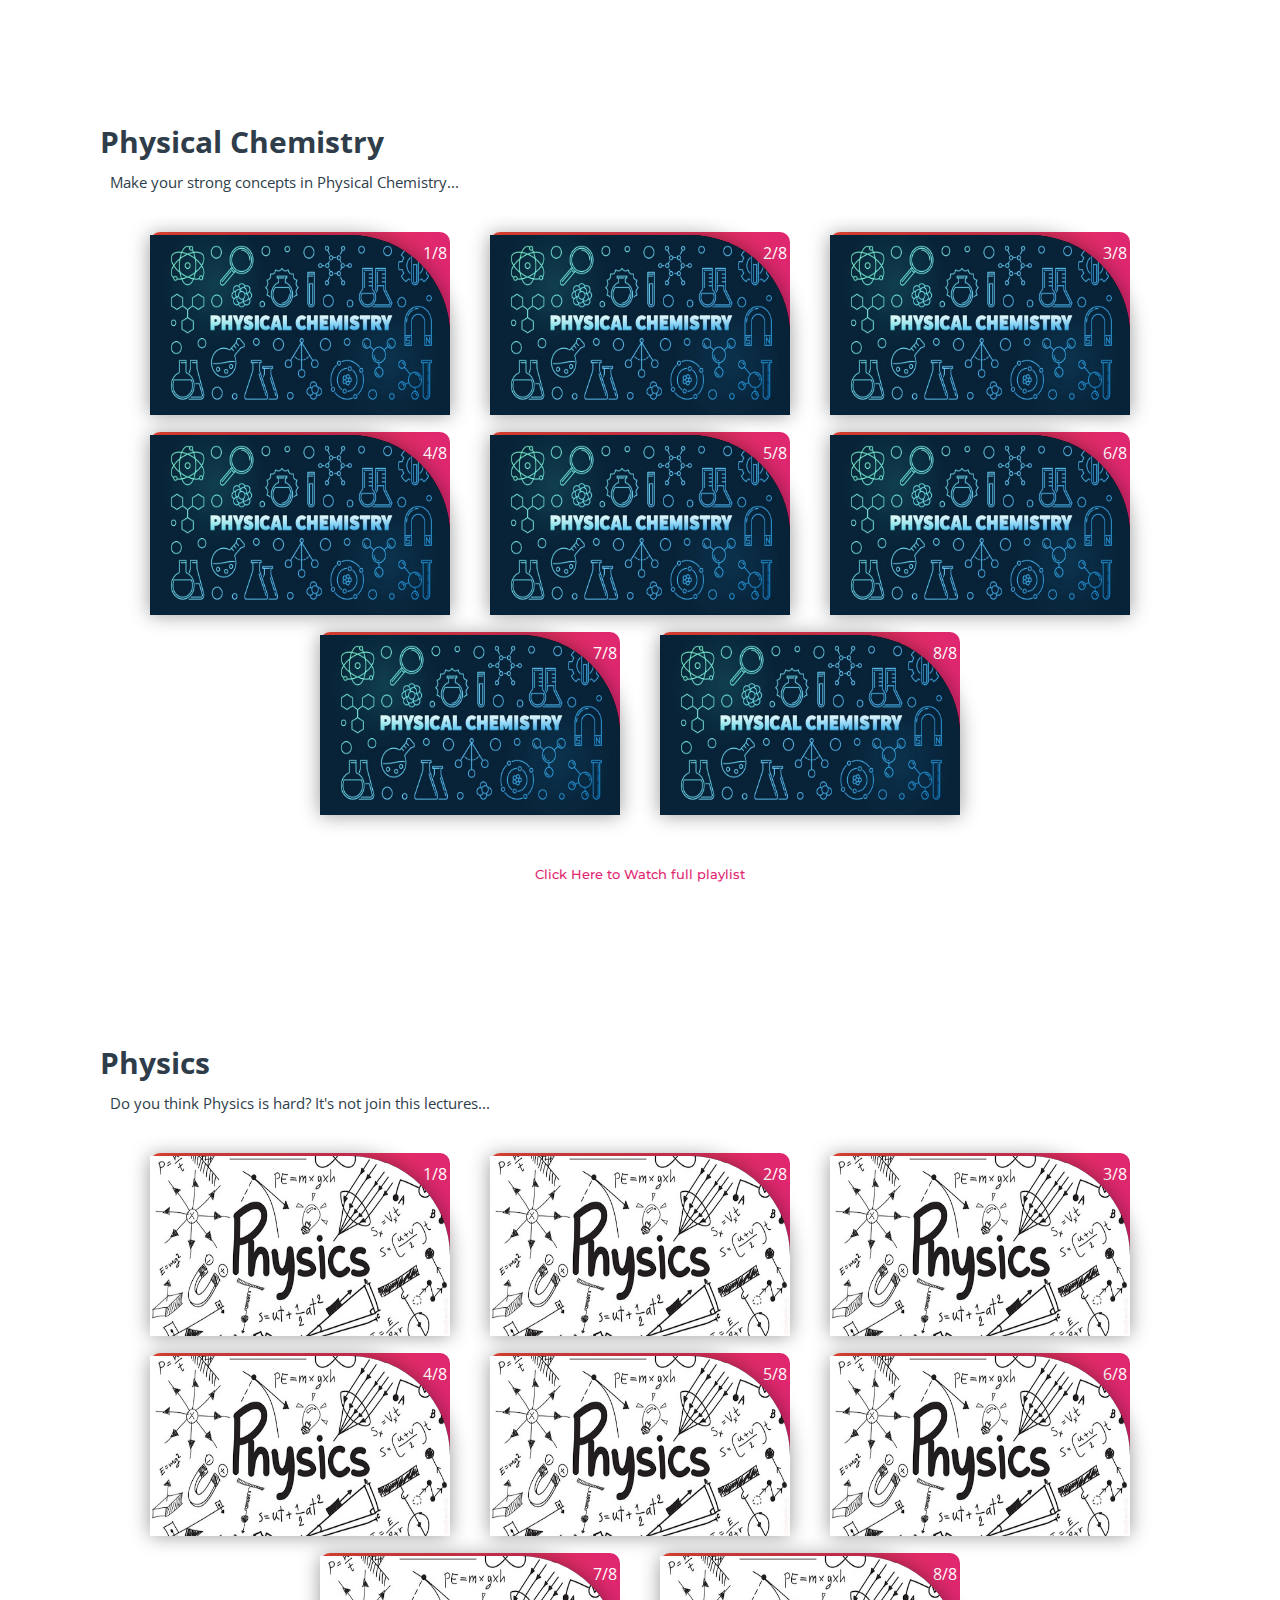
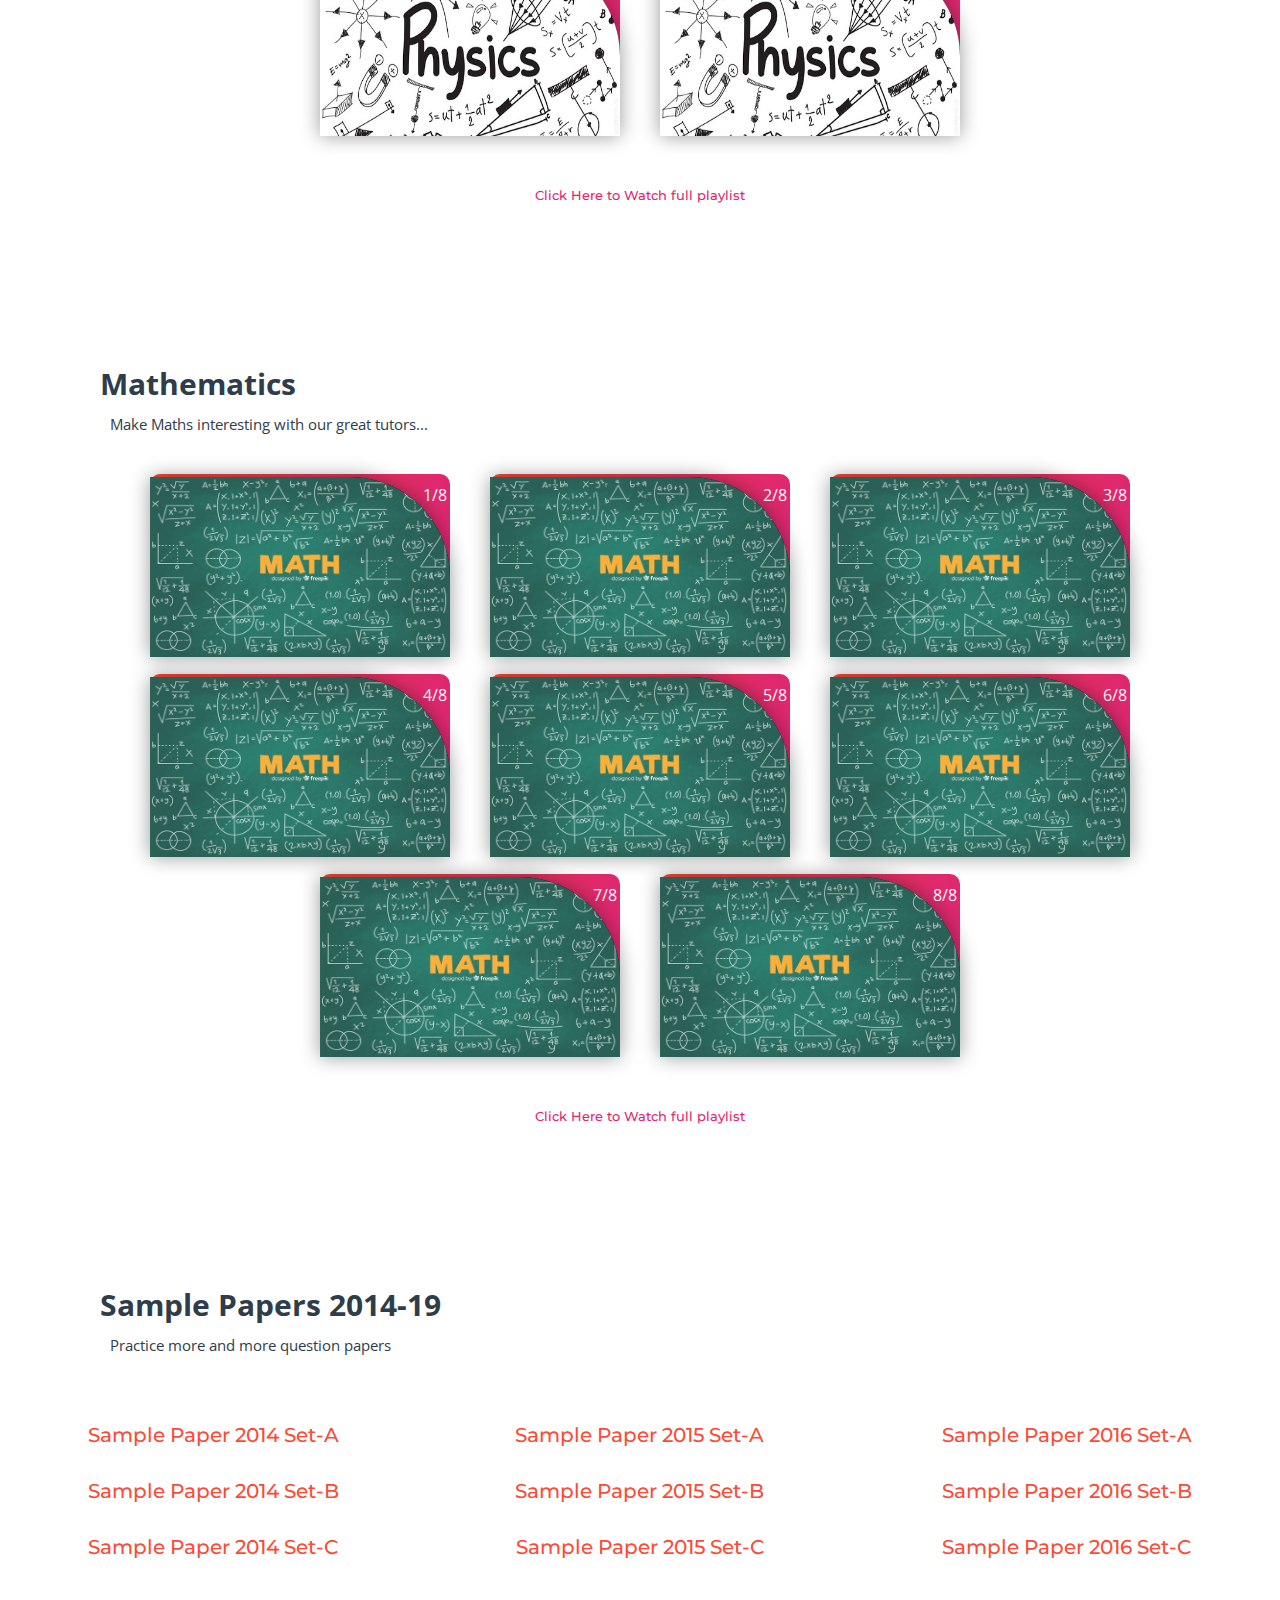
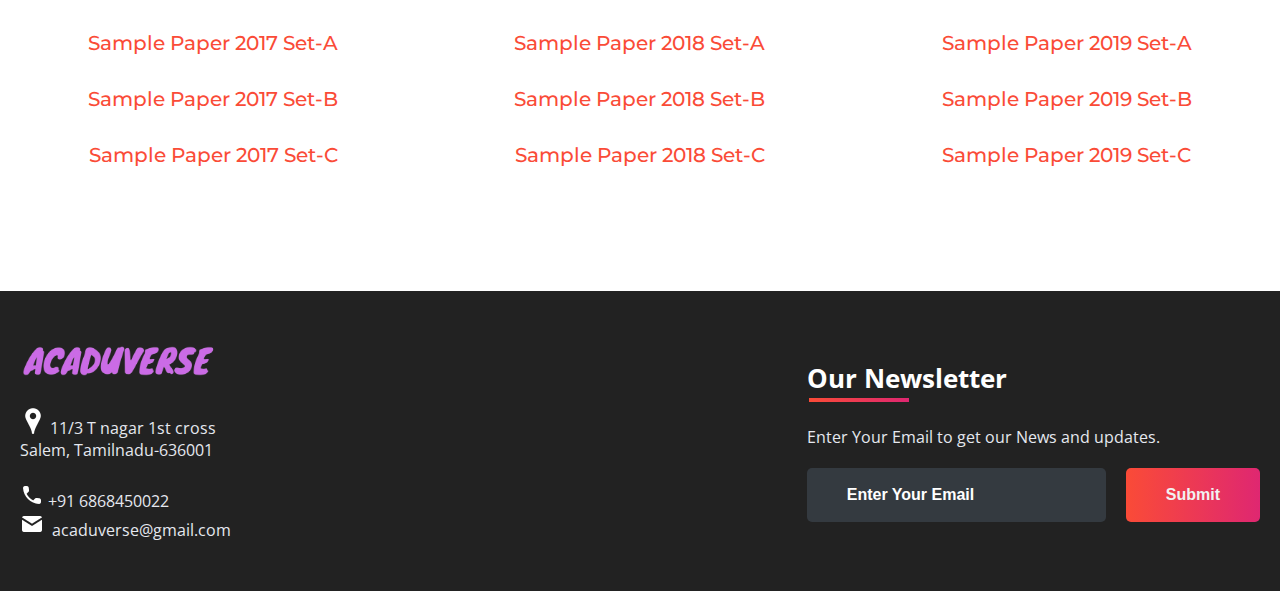
<file: subjects/jee.html>
<!DOCTYPE html>
<html>
<head>
	<link rel="shortcut icon" type="png" href="../images/icon/titleIcon.png">
	<title>Prepare for JEE Mains & Advanced</title>
	<link rel="stylesheet" type="text/css" href="subjects.css">
	<script type="text/javascript" src="../script.js"></script>
</head>
<body>

	<!-- NAVIGATION -->
	<header>
		<div class="nav" id="nav">
			<div id="learned-logo">
			<a href="../index.html"><img src="../images/icon/ACADUVERSE.png" style="width: 180px;"></a></div>
			<div class="switch-tab" id="switch-tab" onclick="switchTAB()"><img src="../images/icon/menu.png"></div>
			<ul id="list-switch">
				<li><a href="#"><img src="../images/courses/d1.png" class="icon">JEE</a></li>
				<li><a href="gate.html"><img src="../images/courses/paper.png" class="icon">GATE</a></li>
				<li><a href="computer_courses.html"><img src="../images/courses/computer.png" class="icon">Computer Courses</a></li>
				<li><a href="computer_courses.html#data"><img src="../images/courses/data.png" class="icon">Data Structures</a></li>
				<li><a href="computer_courses.html#algo"><img src="../images/courses/algo.png" class="icon">Algorithm</a></li>
				<li><a href="computer_courses.html#projects"><img src="../images/courses/projects.png" class="icon">Projects</a></li>
			</ul>
			<div class="search" id="search-switch">
				<input type="text" placeholder="Search" class="srch"><button id="srchbtn"><img src="../images/icon/search.png"></button>
			</div>
		</div>
	</header>

	<div class="title">
		<span>Prepare for JEE Mains & Advanced<br>on ACADUVERSE</span>
		<div class="shortdesc">
			<p>Learn your basic concepts to prepare for a career in<br>Engineering and Medical fields</p>
		</div>
	</div>

<!-- Quick Links -->
	<div class="course">
		<div class="cbox">
		<div class="det"><a href="https://en.wikipedia.org/wiki/Projectile" target="_blank">Projectile</a></div>
		<div class="det"><a href="https://en.wikipedia.org/wiki/Snell%27s_law" target="_blank">Snell's Law</a></div>
		<div class="det"><a href="https://en.wikipedia.org/wiki/Light" target="_blank">Light</a></div>
		<div class="det"><a href="https://en.wikipedia.org/wiki/Maxwell%27s_equations" target="_blank">Maxwell Equations</a></div>
		<div class="det"><a href="https://en.wikipedia.org/wiki/Laser" target="_blank">LASER</a></div>
		<div class="det"><a href="https://en.wikipedia.org/wiki/Gravity" target="_blank">Gravitation</a></div>
		<div class="det"><a href="https://en.wikipedia.org/wiki/Inertia" target="_blank">Inertia</a></div>
		<div class="det"><a href="https://en.wikipedia.org/wiki/Current" target="_blank">Current</a></div>
		</div>
		<div class="cbox">
		<div class="det"><a href="#organic">Organic Chemistry</a></div>
		<div class="det"><a href="https://en.wikipedia.org/wiki/Thermodynamics" target="_blank">Thermodynamics</a></div>
		<div class="det"><a href="https://en.wikipedia.org/wiki/Chemical_process" target="_blank">Chemical Process</a></div>
		<div class="det"><a href="#physical">Physical Chemistry</a></div>
		<div class="det"><a href="#inorganic">Inorganic Chemistry</a></div>
		<div class="det"><a href="https://en.wikipedia.org/wiki/Periodic_table" target="_blank">Periodic Table</a></div>
		<div class="det"><a href="https://en.wikipedia.org/wiki/Equilibrium" target="_blank">Equilibrium</a></div>
		</div>
		<div class="cbox">
		<div class="det"><a href="#math">Differential</a></div>
		<div class="det"><a href="#math">Calculus</a></div>
		<div class="det"><a href="#math">Algebra</a></div>
		<div class="det"><a href="#math">Trigonometry</a></div>
		<div class="det"><a href="#math">Integration</a></div>
		<div class="det"><a href="#math">Matrices</a></div>
		<div class="det"><a href="#math">Determinants</a></div>
		<div class="det"><a href="#math">Differentiation</a></div>
		</div>
	</div>

	<div class="inbt">
		Accelerate your career with JEE Main & Advanced programs
	</div>

<!-- COURSES AVAILABLE -->
	<div class="ccard">
	<center>
		<div class="ccardbox">
			<div class="dcard">
				<div class="fpart"><img src="../images/courses/organic.jpg"></div>
				<a href="#organic"><div class="spart">2 Courses <img src="../images/icon/dropdown.png"></div></a>
			</div>
			<div class="dcard">
				<div class="fpart"><img src="../images/courses/inorganic.jpg"></div>
				<a href="#inorganic"><div class="spart">5 Courses <img src="../images/icon/dropdown.png"></div></a>
			</div>
			<div class="dcard">
				<div class="fpart"><img src="../images/courses/physical.jpg"></div>
				<a href="#physical"><div class="spart">3 Courses <img src="../images/icon/dropdown.png"></div></a>
			</div>
		</div>
		<div class="ccardbox">
			<div class="dcard">
				<div class="fpart"><img src="../images/courses/physics.jpg"></div>
				<a href="#physics"><div class="spart">6 Courses <img src="../images/icon/dropdown.png"></div></a>
			</div>
			<div class="dcard">
				<div class="fpart"><img src="../images/courses/math.jpg"></div>
				<a href="#math"><div class="spart">2 Courses <img src="../images/icon/dropdown.png"></div></a>
			</div>
			<div class="dcard">
				<div class="fpart"><img src="../images/courses/paper-download.png"></div>
				<a href="#sample_papers"><div class="spart">1 Courses <img src="../images/icon/dropdown.png"></div></a>
			</div>
		</div>
	</center>
	</div>

<!-- VIDEOS SECTION -->
	<div class="title2" id="organic">
		<span>Organic Chemistry</span>
		<div class="shortdesc2">
			<p>Make strong concepts in Organic Chemistry with great tutors...</p>
		</div>
	</div>
	
	<center>
		<div class="ccardbox2">
			<div class="dcard2"><span class="tag" >1/8</span>
				<div class="fpart2"><img src="../images/courses/organic.jpg">
					<iframe src="https://www.youtube.com/embed/bSMx0NS0XfY" frameborder="0" allow="accelerometer; autoplay; encrypted-media; gyroscope; picture-in-picture" allowfullscreen></iframe>
				</div>
			</div>
			<div class="dcard2"><span class="tag" >2/8</span>
				<div class="fpart2"><img src="../images/courses/organic.jpg">
					<iframe src="https://www.youtube.com/embed/bSMx0NS0XfY" frameborder="0" allow="accelerometer; autoplay; encrypted-media; gyroscope; picture-in-picture" allowfullscreen></iframe>
				</div>
			</div>
			<div class="dcard2"><span class="tag" >3/8</span>
				<div class="fpart2"><img src="../images/courses/organic.jpg">
					<iframe src="https://www.youtube.com/embed/bSMx0NS0XfY" frameborder="0" allow="accelerometer; autoplay; encrypted-media; gyroscope; picture-in-picture" allowfullscreen></iframe>
				</div>
			</div>
			<div class="dcard2"><span class="tag" >4/8</span>
				<div class="fpart2"><img src="../images/courses/organic.jpg">
					<iframe src="https://www.youtube.com/embed/bSMx0NS0XfY" frameborder="0" allow="accelerometer; autoplay; encrypted-media; gyroscope; picture-in-picture" allowfullscreen></iframe>
				</div>
			</div>
		
			<div class="dcard2"><span class="tag" >5/8</span>
				<div class="fpart2"><img src="../images/courses/organic.jpg">
					<iframe src="https://www.youtube.com/embed/bSMx0NS0XfY" frameborder="0" allow="accelerometer; autoplay; encrypted-media; gyroscope; picture-in-picture" allowfullscreen></iframe>
				</div>
			</div>
			<div class="dcard2"><span class="tag" >6/8</span>
				<div class="fpart2"><img src="../images/courses/organic.jpg">
					<iframe src="https://www.youtube.com/embed/bSMx0NS0XfY" frameborder="0" allow="accelerometer; autoplay; encrypted-media; gyroscope; picture-in-picture" allowfullscreen></iframe>
				</div>
			</div>
			<div class="dcard2"><span class="tag" >7/8</span>
				<div class="fpart2"><img src="../images/courses/organic.jpg">
					<iframe src="https://www.youtube.com/embed/bSMx0NS0XfY" frameborder="0" allow="accelerometer; autoplay; encrypted-media; gyroscope; picture-in-picture" allowfullscreen></iframe>
				</div>
			</div>
			<div class="dcard2"><span class="tag" >8/8</span>
				<div class="fpart2"><img src="../images/courses/organic.jpg">
					<iframe src="https://www.youtube.com/embed/bSMx0NS0XfY" frameborder="0" allow="accelerometer; autoplay; encrypted-media; gyroscope; picture-in-picture" allowfullscreen></iframe>
				</div>
			</div>
		</div>
	</center>

<br><br>
	<div class="click-me">
		<a href="https://www.youtube.com/watch?v=bSMx0NS0XfY&list=PL8dPuuaLjXtONguuhLdVmq0HTKS0jksS4" target="_blank">Click Here to Watch full playlist</a>
	</div>

<!-- VIDEOS SECTION -->

	<div class="title2" id="inorganic">
		<span>Inorganic Chemistry</span>
		<div class="shortdesc2">
			<p>Make your strong concepts in Inorganic Chemistry...</p>
		</div>
	</div>
	<center>
		<div class="ccardbox2">
			<div class="dcard2"><span class="tag" >1/8</span>
				<div class="fpart2"><img src="../images/courses/inorganic.jpg">
					<iframe src="https://www.youtube.com/embed/2B8CRyfGLo4" frameborder="0" allow="accelerometer; autoplay; encrypted-media; gyroscope; picture-in-picture" allowfullscreen></iframe>
				</div>
			</div>
			<div class="dcard2"><span class="tag" >2/8</span>
				<div class="fpart2"><img src="../images/courses/inorganic.jpg">
					<iframe src="https://www.youtube.com/embed/2B8CRyfGLo4" frameborder="0" allow="accelerometer; autoplay; encrypted-media; gyroscope; picture-in-picture" allowfullscreen></iframe>
				</div>
			</div>
			<div class="dcard2"><span class="tag" >3/8</span>
				<div class="fpart2"><img src="../images/courses/inorganic.jpg">
					<iframe src="https://www.youtube.com/embed/2B8CRyfGLo4" frameborder="0" allow="accelerometer; autoplay; encrypted-media; gyroscope; picture-in-picture" allowfullscreen></iframe>
				</div>
			</div>
			<div class="dcard2"><span class="tag" >4/8</span>
				<div class="fpart2"><img src="../images/courses/inorganic.jpg">
					<iframe src="https://www.youtube.com/embed/2B8CRyfGLo4" frameborder="0" allow="accelerometer; autoplay; encrypted-media; gyroscope; picture-in-picture" allowfullscreen></iframe>
				</div>
			</div>
		
			<div class="dcard2"><span class="tag" >5/8</span>
				<div class="fpart2"><img src="../images/courses/inorganic.jpg">
					<iframe src="https://www.youtube.com/embed/2B8CRyfGLo4" frameborder="0" allow="accelerometer; autoplay; encrypted-media; gyroscope; picture-in-picture" allowfullscreen></iframe>
				</div>
			</div>
			<div class="dcard2"><span class="tag" >6/8</span>
				<div class="fpart2"><img src="../images/courses/inorganic.jpg">
					<iframe src="https://www.youtube.com/embed/2B8CRyfGLo4" frameborder="0" allow="accelerometer; autoplay; encrypted-media; gyroscope; picture-in-picture" allowfullscreen></iframe>
				</div>
			</div>
			<div class="dcard2"><span class="tag" >7/8</span>
				<div class="fpart2"><img src="../images/courses/inorganic.jpg">
					<iframe src="https://www.youtube.com/embed/2B8CRyfGLo4" frameborder="0" allow="accelerometer; autoplay; encrypted-media; gyroscope; picture-in-picture" allowfullscreen></iframe>
				</div>
			</div>
			<div class="dcard2"><span class="tag" >8/8</span>
				<div class="fpart2"><img src="../images/courses/inorganic.jpg">
					<iframe src="https://www.youtube.com/embed/Iuo9PpGE04Y" frameborder="0" allow="accelerometer; autoplay; encrypted-media; gyroscope; picture-in-picture" allowfullscreen></iframe>
				</div>
			</div>
		</div>
	</center>
<br><br>
	<div class="click-me">
		<a href="https://www.youtube.com/watch?v=2B8CRyfGLo4" target="_blank">Click Here to Watch full playlist</a>
	</div>

<!-- VIDEOS SECTION -->

	<div class="title2" id="physical">
		<span>Physical Chemistry</span>
		<div class="shortdesc2">
			<p>Make your strong concepts in Physical Chemistry...</p>
		</div>
	</div>
	<center>
		<div class="ccardbox2">
			<div class="dcard2"><span class="tag" >1/8</span>
				<div class="fpart2"><img src="../images/courses/physical.jpg">
					<iframe src="https://www.youtube.com/embed/2y4cf47I21A" frameborder="0" allow="accelerometer; autoplay; encrypted-media; gyroscope; picture-in-picture" allowfullscreen></iframe>
				</div>
			</div>
			<div class="dcard2"><span class="tag" >2/8</span>
				<div class="fpart2"><img src="../images/courses/physical.jpg">
					<iframe src="https://www.youtube.com/embed/2y4cf47I21A" frameborder="0" allow="accelerometer; autoplay; encrypted-media; gyroscope; picture-in-picture" allowfullscreen></iframe>
				</div>
			</div>
			<div class="dcard2"><span class="tag" >3/8</span>
				<div class="fpart2"><img src="../images/courses/physical.jpg">
					<iframe src="https://www.youtube.com/embed/2y4cf47I21A" frameborder="0" allow="accelerometer; autoplay; encrypted-media; gyroscope; picture-in-picture" allowfullscreen></iframe>
				</div>
			</div>
			<div class="dcard2"><span class="tag" >4/8</span>
				<div class="fpart2"><img src="../images/courses/physical.jpg">
					<iframe src="https://www.youtube.com/embed/2y4cf47I21A" frameborder="0" allow="accelerometer; autoplay; encrypted-media; gyroscope; picture-in-picture" allowfullscreen></iframe>
				</div>
			</div>
		
			<div class="dcard2"><span class="tag" >5/8</span>
				<div class="fpart2"><img src="../images/courses/physical.jpg">
					<iframe src="https://www.youtube.com/embed/2y4cf47I21A" frameborder="0" allow="accelerometer; autoplay; encrypted-media; gyroscope; picture-in-picture" allowfullscreen></iframe>
				</div>
			</div>
			<div class="dcard2"><span class="tag" >6/8</span>
				<div class="fpart2"><img src="../images/courses/physical.jpg">
					<iframe src="https://www.youtube.com/embed/2y4cf47I21A" frameborder="0" allow="accelerometer; autoplay; encrypted-media; gyroscope; picture-in-picture" allowfullscreen></iframe>
				</div>
			</div>
			<div class="dcard2"><span class="tag" >7/8</span>
				<div class="fpart2"><img src="../images/courses/physical.jpg">
					<iframe src="https://www.youtube.com/embed/2y4cf47I21A" frameborder="0" allow="accelerometer; autoplay; encrypted-media; gyroscope; picture-in-picture" allowfullscreen></iframe>
				</div>
			</div>
			<div class="dcard2"><span class="tag" >8/8</span>
				<div class="fpart2"><img src="../images/courses/physical.jpg">
					<iframe src="https://www.youtube.com/embed/2y4cf47I21A" frameborder="0" allow="accelerometer; autoplay; encrypted-media; gyroscope; picture-in-picture" allowfullscreen></iframe>
				</div>
			</div>
		</div>
	</center>
<br><br>
	<div class="click-me">
		<a href="https://youtu.be/2y4cf47I21A" target="_blank">Click Here to Watch full playlist</a>
	</div>


<!-- VIDEOS SECTION -->

	<div class="title2" id="physics">
		<span>Physics</span>
		<div class="shortdesc2">
			<p>Do you think Physics is hard? It's not join this lectures...</p>
		</div>
	</div>
	<center>
		<div class="ccardbox2">
			<div class="dcard2"><span class="tag" >1/8</span>
				<div class="fpart2"><img src="../images/courses/physics.jpg">
					<iframe src="https://www.youtube.com/embed/FYE0YYuAyu0" frameborder="0" allow="accelerometer; autoplay; encrypted-media; gyroscope; picture-in-picture" allowfullscreen></iframe>
				</div>
			</div>
			<div class="dcard2"><span class="tag" >2/8</span>
				<div class="fpart2"><img src="../images/courses/physics.jpg">
					<iframe src="https://www.youtube.com/embed/FYE0YYuAyu0" frameborder="0" allow="accelerometer; autoplay; encrypted-media; gyroscope; picture-in-picture" allowfullscreen></iframe>
				</div>
			</div>
			<div class="dcard2"><span class="tag" >3/8</span>
				<div class="fpart2"><img src="../images/courses/physics.jpg">
					<iframe src="https://www.youtube.com/embed/FYE0YYuAyu0" frameborder="0" allow="accelerometer; autoplay; encrypted-media; gyroscope; picture-in-picture" allowfullscreen></iframe>
				</div>
			</div>
			<div class="dcard2"><span class="tag" >4/8</span>
				<div class="fpart2"><img src="../images/courses/physics.jpg">
					<iframe src="https://www.youtube.com/embed/FYE0YYuAyu0" frameborder="0" allow="accelerometer; autoplay; encrypted-media; gyroscope; picture-in-picture" allowfullscreen></iframe>
				</div>
			</div>
		
			<div class="dcard2"><span class="tag" >5/8</span>
				<div class="fpart2"><img src="../images/courses/physics.jpg">
					<iframe src="https://www.youtube.com/embed/FYE0YYuAyu0" frameborder="0" allow="accelerometer; autoplay; encrypted-media; gyroscope; picture-in-picture" allowfullscreen></iframe>
				</div>
			</div>
			<div class="dcard2"><span class="tag" >6/8</span>
				<div class="fpart2"><img src="../images/courses/physics.jpg">
					<iframe src="https://www.youtube.com/embed/FYE0YYuAyu0" frameborder="0" allow="accelerometer; autoplay; encrypted-media; gyroscope; picture-in-picture" allowfullscreen></iframe>
				</div>
			</div>
			<div class="dcard2"><span class="tag" >7/8</span>
				<div class="fpart2"><img src="../images/courses/physics.jpg">
					<iframe src="https://www.youtube.com/embed/FYE0YYuAyu0" frameborder="0" allow="accelerometer; autoplay; encrypted-media; gyroscope; picture-in-picture" allowfullscreen></iframe>
				</div>
			</div>
			<div class="dcard2"><span class="tag" >8/8</span>
				<div class="fpart2"><img src="../images/courses/physics.jpg">
					<iframe src="https://www.youtube.com/embed/FYE0YYuAyu0" frameborder="0" allow="accelerometer; autoplay; encrypted-media; gyroscope; picture-in-picture" allowfullscreen></iframe>
				</div>
			</div>
		</div>
	</center>
<br><br>
	<div class="click-me">
		<a href="https://youtu.be/FYE0YYuAyu0" target="_blank">Click Here to Watch full playlist</a>
	</div>

<!-- VIDEOS SECTION -->

	<div class="title2" id="math">
		<span>Mathematics</span>
		<div class="shortdesc2">
			<p>Make Maths interesting with our great tutors...</p>
		</div>
	</div>
	<center>
		<div class="ccardbox2">
			<div class="dcard2"><span class="tag" >1/8</span>
				<div class="fpart2"><img src="../images/courses/math.jpg">
					<iframe src="https://www.youtube.com/embed/xxGyTHWrHZg" frameborder="0" allow="accelerometer; autoplay; encrypted-media; gyroscope; picture-in-picture" allowfullscreen></iframe>
				</div>
			</div>
			<div class="dcard2"><span class="tag" >2/8</span>
				<div class="fpart2"><img src="../images/courses/math.jpg">
					<iframe src="https://www.youtube.com/embed/xxGyTHWrHZg" frameborder="0" allow="accelerometer; autoplay; encrypted-media; gyroscope; picture-in-picture" allowfullscreen></iframe>
				</div>
			</div>
			<div class="dcard2"><span class="tag" >3/8</span>
				<div class="fpart2"><img src="../images/courses/math.jpg">
					<iframe src="https://www.youtube.com/embed/xxGyTHWrHZg" frameborder="0" allow="accelerometer; autoplay; encrypted-media; gyroscope; picture-in-picture" allowfullscreen></iframe>
				</div>
			</div>
			<div class="dcard2"><span class="tag" >4/8</span>
				<div class="fpart2"><img src="../images/courses/math.jpg">
					<iframe src="https://www.youtube.com/embed/xxGyTHWrHZg" frameborder="0" allow="accelerometer; autoplay; encrypted-media; gyroscope; picture-in-picture" allowfullscreen></iframe>
				</div>
			</div>
		
			<div class="dcard2"><span class="tag" >5/8</span>
				<div class="fpart2"><img src="../images/courses/math.jpg">
					<iframe src="https://www.youtube.com/embed/xxGyTHWrHZg" frameborder="0" allow="accelerometer; autoplay; encrypted-media; gyroscope; picture-in-picture" allowfullscreen></iframe>
				</div>
			</div>
			<div class="dcard2"><span class="tag" >6/8</span>
				<div class="fpart2"><img src="../images/courses/math.jpg">
					<iframe src="https://www.youtube.com/embed/xxGyTHWrHZg" frameborder="0" allow="accelerometer; autoplay; encrypted-media; gyroscope; picture-in-picture" allowfullscreen></iframe>
				</div>
			</div>
			<div class="dcard2"><span class="tag" >7/8</span>
				<div class="fpart2"><img src="../images/courses/math.jpg">
					<iframe src="https://www.youtube.com/embed/xxGyTHWrHZg" frameborder="0" allow="accelerometer; autoplay; encrypted-media; gyroscope; picture-in-picture" allowfullscreen></iframe>
				</div>
			</div>
			<div class="dcard2"><span class="tag" >8/8</span>
				<div class="fpart2"><img src="../images/courses/math.jpg">
					<iframe src="https://www.youtube.com/embed/xxGyTHWrHZg" frameborder="0" allow="accelerometer; autoplay; encrypted-media; gyroscope; picture-in-picture" allowfullscreen></iframe>
				</div>
			</div>
		</div>
	</center>

<br><br>
	<div class="click-me">
		<a href="https://youtu.be/xxGyTHWrHZg" target="_blank">Click Here to Watch full playlist</a>
	</div>


<!-- SAMPLE PAPERS -->
	<div class="title2" id="sample_papers">
		<span>Sample Papers 2014-19</span>
		<div class="shortdesc2">
			<p>Practice more and more question papers</p>
		</div>
	</div>

	<div class="sample">
		<ul>
			<li><a href="../samplePapers/p1.pdf" target="_blank">Sample Paper 2014 Set-A</a></li>
			<li><a href="../samplePapers/p1.pdf" target="_blank">Sample Paper 2014 Set-B</a></li>
			<li><a href="../samplePapers/p1.pdf" target="_blank">Sample Paper 2014 Set-C</a></li>
		</ul>
		<ul>
			<li><a href="../samplePapers/p1.pdf" target="_blank">Sample Paper 2015 Set-A</a></li>
			<li><a href="../samplePapers/p1.pdf" target="_blank">Sample Paper 2015 Set-B</a></li>
			<li><a href="../samplePapers/p1.pdf" target="_blank">Sample Paper 2015 Set-C</a></li>
		</ul>
		<ul>
			<li><a href="../samplePapers/p1.pdf" target="_blank">Sample Paper 2016 Set-A</a></li>
			<li><a href="../samplePapers/p1.pdf" target="_blank">Sample Paper 2016 Set-B</a></li>
			<li><a href="../samplePapers/p1.pdf" target="_blank">Sample Paper 2016 Set-C</a></li>
		</ul>
	</div>
	<div class="sample lastSample">
		<ul>
			<li><a href="../samplePapers/p1.pdf" target="_blank">Sample Paper 2017 Set-A</a></li>
			<li><a href="../samplePapers/p1.pdf" target="_blank">Sample Paper 2017 Set-B</a></li>
			<li><a href="../samplePapers/p1.pdf" target="_blank">Sample Paper 2017 Set-C</a></li>
		</ul>
		<ul>
			<li><a href="../samplePapers/p1.pdf" target="_blank">Sample Paper 2018 Set-A</a></li>
			<li><a href="../samplePapers/p1.pdf" target="_blank">Sample Paper 2018 Set-B</a></li>
			<li><a href="../samplePapers/p1.pdf" target="_blank">Sample Paper 2018 Set-C</a></li>
		</ul>
		<ul>
			<li><a href="../samplePapers/p1.pdf" target="_blank">Sample Paper 2019 Set-A</a></li>
			<li><a href="../samplePapers/p1.pdf" target="_blank">Sample Paper 2019 Set-B</a></li>
			<li><a href="../samplePapers/p1.pdf" target="_blank">Sample Paper 2019 Set-C</a></li>
		</ul>
	</div>

<!-- FOOTER -->
<footer>
	<div class="footer-container">
		<div class="left-col">
			<img src="../images/icon/ACADUVERSE-copy.png" style="width: 200px;">
			<div class="logo"></div>
			<br><p><img src="../images/icon/location.png"> 11/3 T nagar 1st cross<br>Salem, Tamilnadu-636001</p><br>
			<p><img src="../images/icon/phone.png"> +91 6868450022<br><img src="../images/icon/mail.png">&nbsp; acaduverse@gmail.com</p>
		</div>
		<div class="right-col">
			<h1 style="color: #fff">Our Newsletter</h1>
			<div class="border"></div><br>
			<p>Enter Your Email to get our News and updates.</p>
			<form class="newsletter-form">
				<input class="txtb" type="email" placeholder="Enter Your Email">
				<input class="btn" type="submit" value="Submit">
			</form>
		</div>
	</div>
</footer>

</body>
</html>
</file>
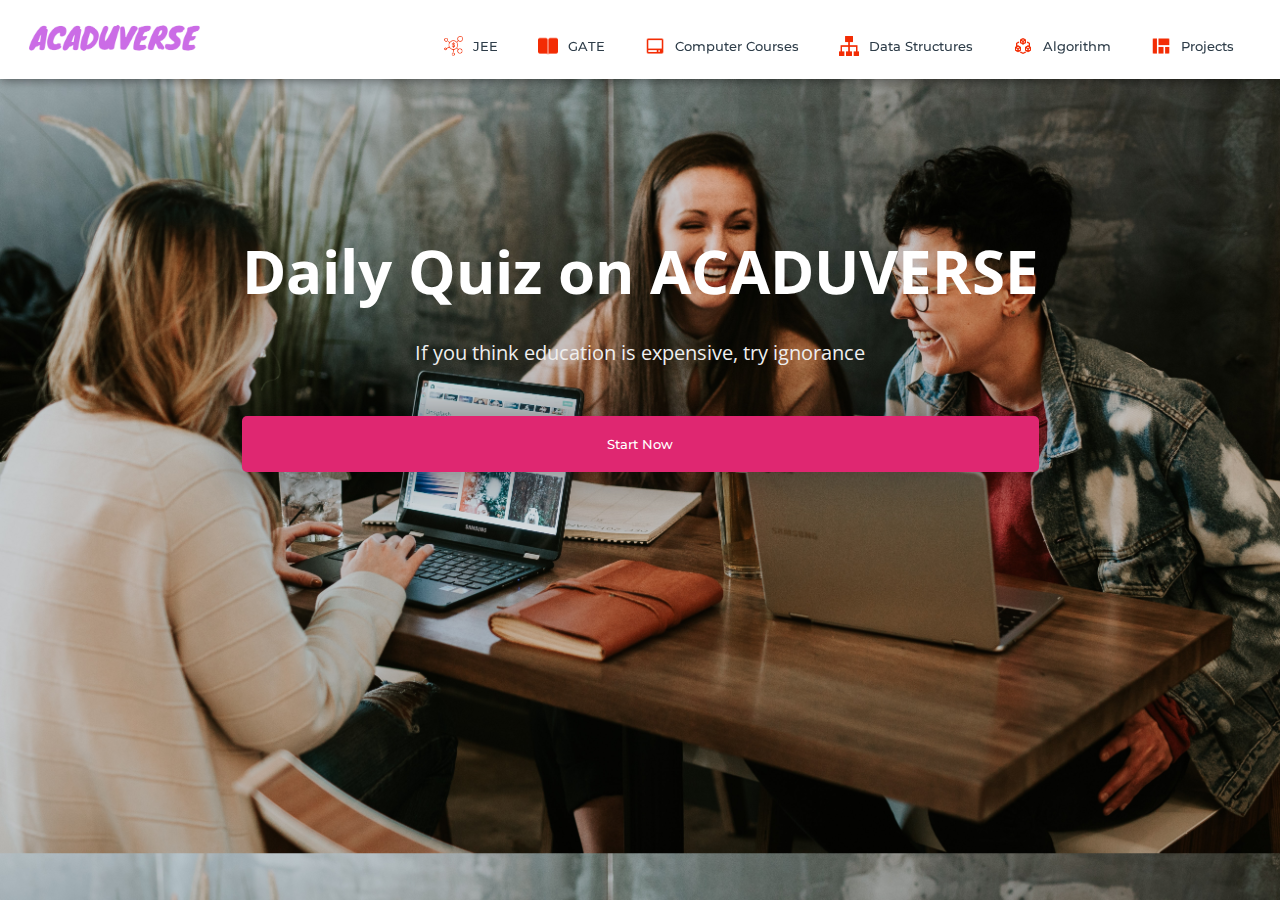
<file: subjects/quiz.html>
<!DOCTYPE html>
<html>
<head>
	<link rel="shortcut icon" type="png" href="../images/icon/titleIcon.png">
	<title>Quiz on ACADUVERSE</title>
	<link rel="stylesheet" type="text/css" href="quizStyle.css">
	<script type="text/javascript" src="../script.js"></script>
</head>
<body>
	
<!-- NAVIGATION -->
	<header>
		<div class="nav" id="nav">
			<div id="learned-logo">
			<a href="../index.html"><img src="../images/icon/ACADUVERSE.png" style="width: 180px;"></a></div>
			<div class="switch-tab" id="switch-tab" onclick="switchTAB()"><img src="../images/icon/menu.png"></div>
			<ul id="list-switch">
				<li><a href="jee.html"><img src="../images/courses/d1.png" class="icon">JEE</a></li>
				<li><a href="gate.html"><img src="../images/courses/paper.png" class="icon">GATE</a></li>
				<li><a href="computer_courses.html"><img src="../images/courses/computer.png" class="icon">Computer Courses</a></li>
				<li><a href="computer_courses.html#data"><img src="../images/courses/data.png" class="icon">Data Structures</a></li>
				<li><a href="computer_courses.html#algo"><img src="../images/courses/algo.png" class="icon">Algorithm</a></li>
				<li><a href="computer_courses.html#projects"><img src="../images/courses/projects.png" class="icon">Projects</a></li>
			</ul>
			<div class="search" id="search-switch">
				<input type="search" placeholder="Search" class="srch"><button id="srchbtn"><img src="../images/icon/search.png"></button>
			</div>
		</div>
	</header>
	

<!-- MAIN Heading of Page -->
	<div class="title" id="title">
		<span>Daily Quiz on ACADUVERSE</span>
		<div class="shortdesc"><br>
			<p>If you think education is expensive, try ignorance</p>
		</div>
		<button onclick="startquiz()">Start Now</button>
	</div>


<div class="panel" id="panel">
	
	<div class="left-side" id="left">
		<ul>
			<li onclick="quizt(1)">HOME</li>
			<li onclick="quizt(2)">JEE Mains</li>
			<li onclick="quizt(3)">JEE Advanced</li>
			<li onclick="quizt(4)">GATE</li>
			<li onclick="quizt(5)">C/C++</li>
			<li onclick="quizt(6)">Java</li>
			<li onclick="quizt(7)">Python</li>
			<li onclick="quizt(8)">JavaScript</li>
			<li onclick="quizt(9)">Data Structures</li>
			<li onclick="quizt(10)">Algorithm</li>
			<li onclick="quizt(11)">Interview Questions</li>
		</ul>
	</div>

	<div class="right-side" id="right">
		<div id="quiz-container">
			
			<div id="f1"><div class="quiz-frame main-frame"></div></div>

			<div id="f2"><iframe class="quiz-frame" src="https://docs.google.com/forms/d/e/1FAIpQLSe3hXLPuiQGqj1n3IeeAzM8YLNpgJIIk_zfteoEdWka4X3wxQ/viewform?embedded=true" frameborder="0" marginheight="0" marginwidth="0">Loading…</iframe></div>
			
			<div id="f3"><iframe class="quiz-frame" src="https://docs.google.com/forms/d/e/1FAIpQLSeVTLsd_AqZGpbIMnZRm20OKrjjiYSirWBjfCHpWtAsMQU--g/viewform?embedded=true" frameborder="0" marginheight="0" marginwidth="0">Loading…</iframe></div>
			
			<div id="f4"><iframe class="quiz-frame" src="https://docs.google.com/forms/d/e/1FAIpQLSdjSKZhQp5jqqR34zD_uWMtgXr18F9pdK6YqcafLSP6J7VZjw/viewform?embedded=true" frameborder="0" marginheight="0" marginwidth="0">Loading…</iframe></div>

			<div id="f5"><iframe class="quiz-frame" src="https://docs.google.com/forms/d/e/1FAIpQLSe1xs1-41MAbLN7KkXrJwtGdbl5ydxe_vX_nmFRjf6c0wtYkA/viewform?embedded=true"  frameborder="0" marginheight="0" marginwidth="0">Loading…</iframe></iframe></div>
			
			<div id="f6"><iframe class="quiz-frame" src="https://docs.google.com/forms/d/e/1FAIpQLSdHFDm_BakVxro_zJI78OF2OLJpXgDzzaAVMHD9hptWlXBSpA/viewform?embedded=true" frameborder="0" marginheight="0" marginwidth="0">Loading…</iframe></div>
			
			<div id="f7"><iframe class="quiz-frame" src="https://docs.google.com/forms/d/e/1FAIpQLSdgD7yFEJtqpkImDiLAaQ7w9VcsO688gr1V3Gl7FqwM5yXtWQ/viewform?embedded=true" frameborder="0" marginheight="0" marginwidth="0">Loading…</iframe></div>

			<div id="f8"><iframe class="quiz-frame" src="https://docs.google.com/forms/d/e/1FAIpQLSchDBnai_Aup7YFJQegg4z-qoB338p010VgZRxBYDT17xoRew/viewform?embedded=true" frameborder="0" marginheight="0" marginwidth="0">Loading…</iframe></div>

			<div id="f9"><iframe class="quiz-frame" src="https://docs.google.com/forms/d/e/1FAIpQLSfY5oIAz4R9Ty-LBpx7h4th6OJ0-RkrxIlLslRV4NjwwW8_uw/viewform?embedded=true" frameborder="0" marginheight="0" marginwidth="0">Loading…</iframe></div>
			
			<div id="f10"><iframe class="quiz-frame" src="https://docs.google.com/forms/d/e/1FAIpQLSflwS89sG7H98J9vFgFqJgsKaZ5gpq3yUlOiW3up7RQQ-qRnw/viewform?embedded=true" frameborder="0" marginheight="0" marginwidth="0">Loading…</iframe></div>

			<div id="f11"><iframe class="quiz-frame" src="https://docs.google.com/forms/d/e/1FAIpQLSe_aS8-CMNFdUzI1UE73zahC2bmMwJkmB6FJXPIeKbLIBqB4Q/viewform?embedded=true" frameborder="0" marginheiclass="quiz-frame" ght="0" marginwidth="0">Loading…</iframe></div>

		</div>
	</div>

</div>

	<script type="text/javascript" src="../script.js"></script>
</body>
</html>
</file>
<file: loginStyle.css>
* {
	margin: 0;
	padding: 0;
	font-family: sans-serif;
}

body {
	background-image: linear-gradient(rgba(0,0,0,0),rgba(0,0,0,0.5)),url("images/extra/backwallpaper.jpg");
	background-size: cover;
	background-attachment: fixed;
	display: flex;
	justify-content: center;
}
.logo {
	display: flex;
	justify-content: center;
}
.logo img {
	width: 100px;
}
.form-box
{
	width: 380px;
	height: 500px;
	position: relative;
	margin: 6% auto;
	background: #fff8;
	padding: 5px;
	border-radius: 5px;
	overflow: hidden;
	box-shadow: 0px 0px 100px rgba(0,0,0,0.4);
}

.button-box
{
	width: 220px;
	margin: 35px auto;
	position: relative;
	box-shadow: 0 0 20px 9px rgba(0,0,0,.1);
	border-radius: 30px;
}

.toggle-btn
{
	padding: 10px 30px;
	cursor: pointer;
	background: transparent;
	position: relative;
	border: 0;
	outline: none;
}

#btn
{
	top: 0;
	left: 0;
	position: absolute;
	width: 110px;
	height: 100%;
	background: linear-gradient(to right, #c027df, #c027df);
	border-radius: 30px;
	transition: 0.5s;
}
.social-icons
{
	margin: 30px auto;
	text-align: center;
}
.social-icons img
{
	width: 30px;
	margin: 0 7px;
	cursor: pointer;
	opacity: 0.85;
}

.input-group
{
	top: 180px;
	position: absolute;
	width: 280px;
	transition: .5s;
	font-size: 13px;
	color: #010101;
}
.inp {
	border-bottom: 1px solid rgba(0,0,0,0.4);
	justify-content: center;
}
.inp img{
	width: 20px;
	padding-right: 10px;
}
.input-field
{
	width: 100%;
	padding: 10px 0;
	margin: 5px 0;
	border-left: 0;
	border-right: 0;
	border-top: 0;
	border-bottom: 1px solid rgba(0,0,0,0.4);
	outline: none;
	background: transparent;
	color: rgba(0,0,0);
}
::placeholder { /* Chrome, Firefox, Opera, Safari 10.1+ */
	color: rgba(0,0,0,0.7);
	/*opacity: 1;  Firefox */
}
#register .input-field {
	color: rgba(0,0,0,0.8);
}
.submit-btn
{
	width: 85%;
	padding: 10px 30px;
	cursor: pointer;
	display: block;
	margin: auto;
	background: linear-gradient(to right, #c027df, #c027df);
	color: #fff;
	border: 0;
	outline: none;
	border-radius: 30px;
}

.reg-btn {
	background: lightgray;
}
.check-box
{
	cursor: pointer;
	margin: 30px 10px 30px 0;
}

.instead {
	margin-top: 10px;
}
.instead h3 {
    overflow: hidden;
    text-align: center;
    color: rgba(0,0,0,0.6);
}
.instead h3:before,
.instead h3:after {
    background-color: rgba(0,0,0,0.5);
    content: "";
    display: inline-block;
    height: 1px;
    position: relative;
    vertical-align: middle;
    width: 50%;
}
.instead h3:before {
    right: 0.5em;
    margin-left: -50%;
}
.instead h3:after {
    left: 0.5em;
    margin-right: -50%;
}
span
{
	color: rgba(0,0,0,0.8);
	font-size: 12px;
}

#login
{
	left: 50px;
}
#register
{
	left: 450px;
}

.other {
	display: grid;
	justify-content: center;
	margin-top: 250px;
}

.connect {
	display: flex;
	margin: 10px;
	padding: 0px 30px;
	align-items: center;
	text-align: center;
	justify-content: center;
	border: 1px solid lightgray;
	cursor: pointer;
	outline: none;
	/*border-radius: 10px;*/
	background: #fff3;
}
.connect:hover {
	background: #fff8;
}
.connect img {
	padding: 5px;
	width: 25px;
}
.connect span {
	padding: 10px;
	font-size: 15px;
}
</file>
<file: subjects/subjects.css>
@import url('https://fonts.googleapis.com/css?family=Montserrat:500&display=swap');
@import url('https://fonts.googleapis.com/css?family=Dancing+Script&display=swap');
@import url('https://fonts.googleapis.com/css?family=Open+Sans&display=swap');

* {
	box-sizing: border-box;
	margin: 0;
	padding: 0;
}
html {
	scroll-behavior: smooth;
}
body {
	background: #FFF;
	font-family: 'Open Sans', sans-serif;
}

/*SCROLLBAR Styling*/
::-webkit-scrollbar {
  width: 5px;
}
::-webkit-scrollbar-thumb {
  background: #FA4B37;
  border-radius: 5px;
}
::-webkit-scrollbar-thumb:hover {
  background: #DF2771; 
}

/*NAVIGATION BAR*/
.nav
{
	width: 100%;
	background-color: #fff;
	display: flex;
	flex-wrap: wrap;
	justify-content: space-between;
	align-items: center;
	padding: 20px 2%;
	position: fixed;
	top: 0px;
	z-index: 10;
	box-shadow: 1px 1px 10px rgba(0,0,0,0.5);
}

.nav li, a, button
{
	float: left;
	font-family: "Montserrat", sans-serif;
	font-weight: 500;
	font-size: 13px;
	color: #2E3D49;
	display: block;
	text-decoration: none;
	text-align: center;
}

.nav ul li img {
	width: 20px;
	margin-right: 10px;
	transform: translateY(5px);
	padding-top: 5px;
}

.nav ul li 
{
	list-style: none;
	display: inline-block;
	padding: 0px 20px;
}

.nav ul li a
{
	transition: all 0.3s ease 0s;
}

.nav ul li a:hover
{
	color: #FA4B37;
}

.nav button
{
	padding: 9px 25px;
	background: linear-gradient(to right, #FA4B37, #DF2771);
	color: #fff;
	border: none;
	border-radius: 5px;
	cursor: pointer;
	outline: none;
	transition: all 0.3s ease 0s;
}
#srchbtn {
	padding: 9px 20px;
}
#srchbtn img {
	width: 15px;
	filter: brightness(100);
}
.nav button:hover
{
	opacity: .9;
}
.nav .search
{
	float: right;
}
.nav .search .srch
{
	font-size: 13px;
	width: 300px;
	border: none;
	outline: none;
	border-bottom: 2px solid #FA4B37;
	padding: 9px;
}
.nav .search button
{
	margin-right: 5px;
	float: right;
	margin-left: 10px;
}
.nav .switch-tab {
	cursor: pointer;
	visibility: hidden;
}
.nav .switch-tab img {
	width: 20px;
}
.nav .check-box {
	cursor: pointer;
	visibility: hidden;
}

/*TITLE*/
.title {
	margin-top: 150px;
	margin-left: 100px;
}
.title span{
	font-weight: 700;
	font-family: 'Open Sans', sans-serif;
	font-size: 60px;
	color: #2E3D49;
}
.title .shortdesc {
	padding: 10px;
	font-family: 'Open Sans', sans-serif;
	font-size: 20px;
	color: #2E3D49;
	margin-bottom: 50px;
}

/*Quick Links*/
.course {
	display: grid;
	justify-content: center;
}

.cbox {
	display: inline-flex;
	flex-wrap: wrap;
	justify-content: center;
}
.cbox .det {
	height: 60px;
	margin: 10px;
	background: #fff;
	cursor: pointer;
	border-radius: 50px;
}
.cbox .det a{
	justify-content: space-around;
	width: 100%;
	padding: 20px;
	border-radius: 50px;
	border: 1px solid #c027df;
	font-size: 15px;
	color: #272529;
	font-family: cursive;
	text-decoration: none;
}

.cbox .det a:hover{
	background: linear-gradient(to right, #c027df, #c027df);
	color: white;
}

.inbt {
	padding: 10px;
	font-family: 'Open Sans', sans-serif;
	font-size: 30px;
	color: #2E3D49;
	margin: 100px;
	margin-bottom: 50px;
}

/*COURSES AVAILABLE*/
.ccard {
	display: flex;
	flex-wrap: wrap;
	justify-content: center;
	align-items: center;
}
.ccardbox {
	display: flex;
	flex-wrap: wrap;
	justify-content: center;
}

.dcard {
	margin: 10px;
	width: 300px;
	height: 200px;
	background: linear-gradient(to right, #FA4B37, #DF2771);
	border-radius: 10px;
	box-shadow: 0 0 20px rgba(0,0,0,0.4);
}

.dcard .fpart {
	width: inherit;
	height: 150px;
	color: #000;
	text-align: left;
	overflow: hidden;
}
.dcard .fpart img {
	width: 100%;
	height: 100%;
}

.dcard .spart {
	padding: 10px;
	padding-right: 0px;
	color: #fff;
	text-align: left;
	cursor: pointer;
}
.dcard .spart img {
	width: 20px;
	margin-left: 170px;
	cursor: pointer;
	/* transform: rotate(180deg); */
}

.dcard:hover .fpart img{
	transition: .8s ease;
	transform: scale(1.2);
}

/*Small Titles for  Topics*/
.title2 {
	position: relative;
	padding-top: 150px;
	margin-left: 100px;
}
.title2 span{
	font-weight: 700;
	font-family: 'Open Sans', sans-serif;
	font-size: 30px;
	color: #2E3D49;
}
.title2 .shortdesc2 {
	padding: 10px;
	font-family: 'Open Sans', sans-serif;
	font-size: 15px;
	color: #2E3D49;
	margin-bottom: 10px;
}

/*Videos Section*/
.ccardbox2 {
	display: flex;
	justify-content: center;
	flex-wrap: wrap;
}

.dcard2 {
	margin: 20px;
	width: 300px;
	height: 160px;
	background: linear-gradient(to right, #FA4B37, #DF2771);
	border-radius: 10px;
}
.dcard2:hover .fpart2 img {
	display: none;
}
.dcard2 .fpart2 { 
	width: inherit;
	height: 180px;
	background: #000;
	color: #000;
	text-align: left;
	border-top-right-radius: 100px;
	transform: translateY(-19px);
	box-shadow: 0 0 20px rgba(0,0,0,0.4);
	overflow: hidden;
}
.dcard2 .tag {
	position: relative;
	margin-left: 270px;
	top: 10px;
	color: #fff;
}
.dcard2 .fpart2 img {
	width: 100%;
	height: 100%;
}
.fpart2 iframe {
	height: inherit;
	width: inherit;
}

/*Watch Full Playlist*/
.click-me {
	justify-content: center;
	display: flex;
}
.click-me a {
	color: #DF2771;
	text-decoration: none;
	transition-duration: .5s;
	padding: 10px;
}
.click-me a:hover {
	background: #DF2771;
	color: #fff;
}

/*PROJECTS*/
.project-panel {
	/*background: #000;*/
	display: flex;
	flex-wrap: wrap;
	align-items: center;
	justify-content: center;
}
.project-card {
	width: 250px;
	/*height: 220px;*/
	background: #fff;
	margin-right: 10px;
	margin-bottom: 10px;
	border-radius: 5px;
	cursor: pointer;
	box-shadow: 2px 2px 10px rgba(0,0,0,0.3);
}
.project-card img {
	width: inherit;
	/*height: 140px;*/
}
.project-card:hover {
	transform: scale(1.2);
	transition: .5s ease;
}
.project-card:hover .download a{
	visibility: visible;
}
.project-card .info {
	padding: 10px;
}
.project-card .info h4 {
	color: #2E3D49;
}
.project-card .info p {
	font-size: 12px;
}
.download {
	margin-top: 10px;
	display: flex;
	justify-content: center;
}
.download a{
	padding: 5px 10px;
	color: #DF2771;
	font-size: .8em;
	visibility: hidden;
}
.download:hover a{
	transition: .5s ease;
	background: #DF2771;
	color: #fff;
}


/*Sample Papers*/

.sample {
	display: flex;
	align-items: center;
	flex-wrap: wrap;
	justify-content: space-around;
}
.lastSample {
	margin-bottom: 100px;
}
.sample ul {
	margin: 20px;
}

.sample ul li{
	padding: 28px;
	list-style: none;
}

.sample ul li a {
	color: #FA4B37;
	width: 300px;
	font-size: 20px;
}

/*Footer*/

footer {
	color: #E5E8EF;
	background: #000D;
	padding: 50px 0; 
}

footer .footer-container {
	max-width: 1300px;
	margin: auto;
	padding: 0 20px;
	display: flex;
	justify-content: space-between;
	align-items: center;
	flex-wrap: wrap-reverse;
}

footer .social-media img{
	width: 22px;
}

footer .logo {
	width: 180px;
	color: #fff;
	font-family: 'Montserrat', cursive;
}
footer .social-media{
	margin: 20px 0;
}

footer .social-media a{
	color: #001a21;
	margin-right: 10px;
	font-size: 22px;
	text-decoration: none;
}

footer .right-col h1{
	font-size: 26px;
}
footer .border{
	width: 100px;
	height: 4px;
	background: linear-gradient(to right, #FA4B37, #DF2771);
	margin: 2px;
}

footer .newsletter-form {
	display: flex;
	justify-content: center;
	align-items: center;
	flex-wrap: wrap;
}
footer input::placeholder {
  color: white !important;
}
footer .txtb {
	flex: 1;
	padding: 18px 40px;
	font-size: 16px;
	background: #343A40;
	border: none;
	font-weight: 700;
	outline: none;
	border-radius: 5px;
	min-width: 260px;
	margin-top: 20px;
	color: white;
}

footer .btn {
	margin-top: 20px;
	padding: 18px 40px;
	font-size: 16px;
	color: #f1f1f1;
	background: linear-gradient(to right, #FA4B37, #DF2771);
	border: none;
	font-weight: 700;
	outline: none;
	border-radius: 5px;
	margin-left: 20px;
	cursor: pointer;
	transition: opacity .3s linear;	
}

footer .btn:hover {
	opacity: .7;
}


/*For Responsive Website*/
@media screen and (max-width: 960px) {
	.footer-container {
		max-width: 600px;
	}
	.right-col {
		width: 100%;
		margin-bottom: 60px;
	}
	.left-col {
		width: 100%;
		text-align: center;
	}
	.social-media {
		display: flex;
		justify-content: center;
	}
}

@media screen and (max-width: 700px) {
	footer .btn{
		margin: 0;
		width: 100%;
		margin-top: 20px;
	}
}
@media screen and (max-width: 1366px) {
	.search {
		display: none;
		margin-bottom: 10px;
	}
}

@media screen and (max-width: 1000px) {
	.nav ul, .nav .search {
		display: none;
	}
	.nav #learned-logo {
		transition: 1s ease;
		margin-left: 40%;
		transform: scale(1.5);
	}
	.nav ul li{
		width: 100%;
		margin-bottom: 5px;
	}
	.nav .switch-tab {
		visibility: visible;
	}
	.nav .check-box {
		visibility: visible;
	}
	.search {
		visibility: visible;
		margin: 30px;
		margin-top: 0px;
	}
}
</file>
<file: subjects/quizStyle.css>
@import url('https://fonts.googleapis.com/css?family=Montserrat:500&display=swap');
@import url('https://fonts.googleapis.com/css?family=Dancing+Script&display=swap');
@import url('https://fonts.googleapis.com/css?family=Open+Sans&display=swap');

* {
	box-sizing: border-box;
	margin: 0;
	padding: 0;
}
html {
	scroll-behavior: smooth;
}
body {
	background: url(../images/extra/b1.jpg);
	background-size: cover;
	font-family: 'Open Sans', sans-serif;
}

/*Styling SCROLLBAR*/
::-webkit-scrollbar {
  width: 5px;
}
::-webkit-scrollbar-thumb {
  background: #FA4B37;
  border-radius: 5px;
}
::-webkit-scrollbar-thumb:hover {
  background: #DF2771; 
}

/*NAVIGATION BAR*/
.nav
{
	width: 100%;
	background-color: #fff;
	display: flex;
	flex-wrap: wrap;
	justify-content: space-between;
	align-items: center;
	padding: 20px 2%;
	position: fixed;
	top: 0px;
	z-index: 10;
	box-shadow: 1px 1px 10px rgba(0,0,0,0.5);
}

.nav li, a, button
{
	float: left;
	font-family: "Montserrat", sans-serif;
	font-weight: 500;
	font-size: 13px;
	color: #2E3D49;
	display: block;
	text-decoration: none;
	text-align: center;
}

.nav ul li img {
	width: 20px;
	margin-right: 10px;
	transform: translateY(5px);
	padding-top: 5px;
}

.nav ul li 
{
	list-style: none;
	display: inline-block;
	padding: 0px 20px;
}

.nav ul li a
{
	transition: all 0.3s ease 0s;
}

.nav ul li a:hover
{
	color: #FA4B37;
}

.nav button
{
	padding: 9px 25px;
	background: linear-gradient(to right, #FA4B37, #DF2771);
	color: #fff;
	border: none;
	border-radius: 5px;
	cursor: pointer;
	outline: none;
	transition: all 0.3s ease 0s;
}
#srchbtn {
	padding: 9px 20px;
}
#srchbtn img {
	width: 15px;
	filter: brightness(100);
}

.nav button:hover
{
	opacity: .9;
}
.nav .search
{
	float: right;
}
.nav .search .srch
{
	font-size: 13px;
	width: 300px;
	border: none;
	outline: none;
	border-bottom: 2px solid #FA4B37;
	padding: 9px;
}

.nav .search button
{
	margin-right: 5px;
	float: right;
	margin-left: 10px;
}
.nav .switch-tab {
	cursor: pointer;
	visibility: hidden;
}
.nav .switch-tab img {
	width: 20px;
}
.nav .check-box {
	cursor: pointer;
	visibility: hidden;
}

/*TITLE*/
.title {
	margin-top: 18%;
	display: grid;
	justify-content: center;
	align-items: center;
}
.title span{
	font-weight: 700;
	font-family: 'Open Sans', sans-serif;
	font-size: 60px;
	/*color: #2E3D49;*/
	color: #fff;
}
.title .shortdesc {
	font-family: 'Open Sans', sans-serif;
	font-size: 20px;
	color: #efefef;
	margin-bottom: 50px;
	text-align: center;
	/*display: none;*/
}

.title button {
	padding: 20px 2%;
	border: none;
	border-radius: 5px;
	color: #fff;
	background: #DF2771;
	outline: none;
	cursor: pointer;
	box-shadow: 0 0 50px rgba(0,0,0,0.5);
}
.title button:hover {
	box-shadow: 0 0 10px rgba(0,0,0,0.3);
}

/*PANEL*/
.panel {
	display: none;
	width: 100%;
	height: 100vh;
	position: fixed;
}
/*Different Topics Container*/
.left-side {
	background: #FFF;
	height: 100%;
	width: 25%;
	display: flex;
	justify-content: center;
	box-shadow: inset 0 0 20px rgba(0,0,0,0.7),
					0 0 30px rgba(0,0,0,0.5);
}

/*Google Form Container*/
.right-side {
	background: #fff;
	height: 100%;
	width: 75%;
}
.left-side ul {
	margin: 50px;
	margin-top: 150px;
}
.left-side li {
	list-style-type: none;
	cursor: pointer;
	color: #FA4B37;
	font-weight: 700;
	font-size: 1.2em;
	margin-bottom: 20px;
}
.left-side li:hover {
	color: #000;
	font-size: 1.5em;
	font-weight: 900;
	transition: .3s ease-in-out;
}

#quiz-container {
	margin-top: 80px;
	width: 100%;
	height: 100%;
}

.quiz-frame {
	width: 100%;
	height: 95vh;
	border: none;
}
.main-frame {
	background: url(../images/extra/quiz.jpg);
	background-size: cover;
	background-position: center;
}
.main-frame p {
	font-size: 5em;
	font-weight: 900;
	color: #2E3D49;
}


/*For Responsive Website*/
@media screen and (max-width: 1366px) {
	.search {
		display: none;
		margin-bottom: 10px;
	}
}

@media screen and (max-width: 1000px) {
	.nav ul, .nav .search {
		display: none;
	}
	.nav #learned-logo {
		transition: 1s ease;
		margin-left: 40%;
		transform: scale(1.5);
	}
	.nav ul li{
		width: 100%;
		margin-bottom: 5px;
	}
	.nav .switch-tab {
		visibility: visible;
	}
	.nav .check-box {
		visibility: visible;
	}
	.search {
		visibility: visible;
		margin: 30px;
		margin-top: 0px;
	}
}
</file>
